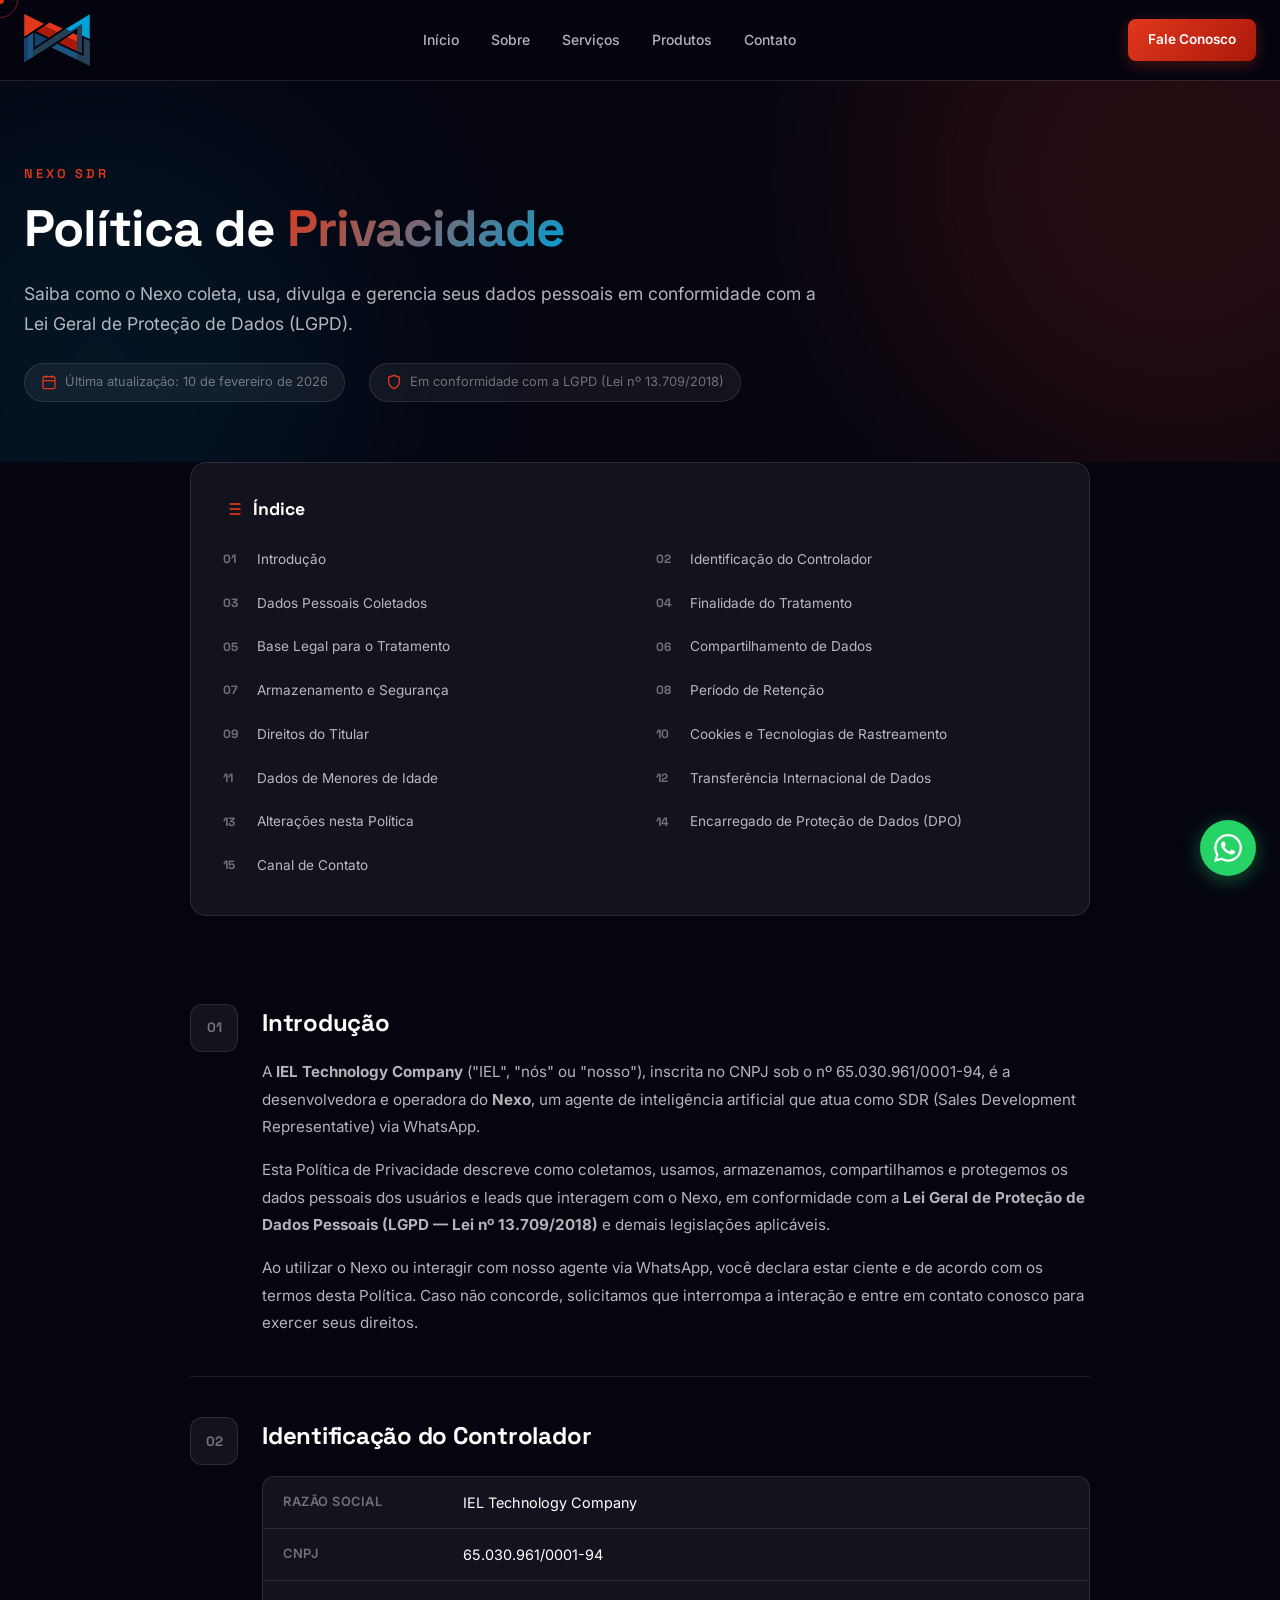
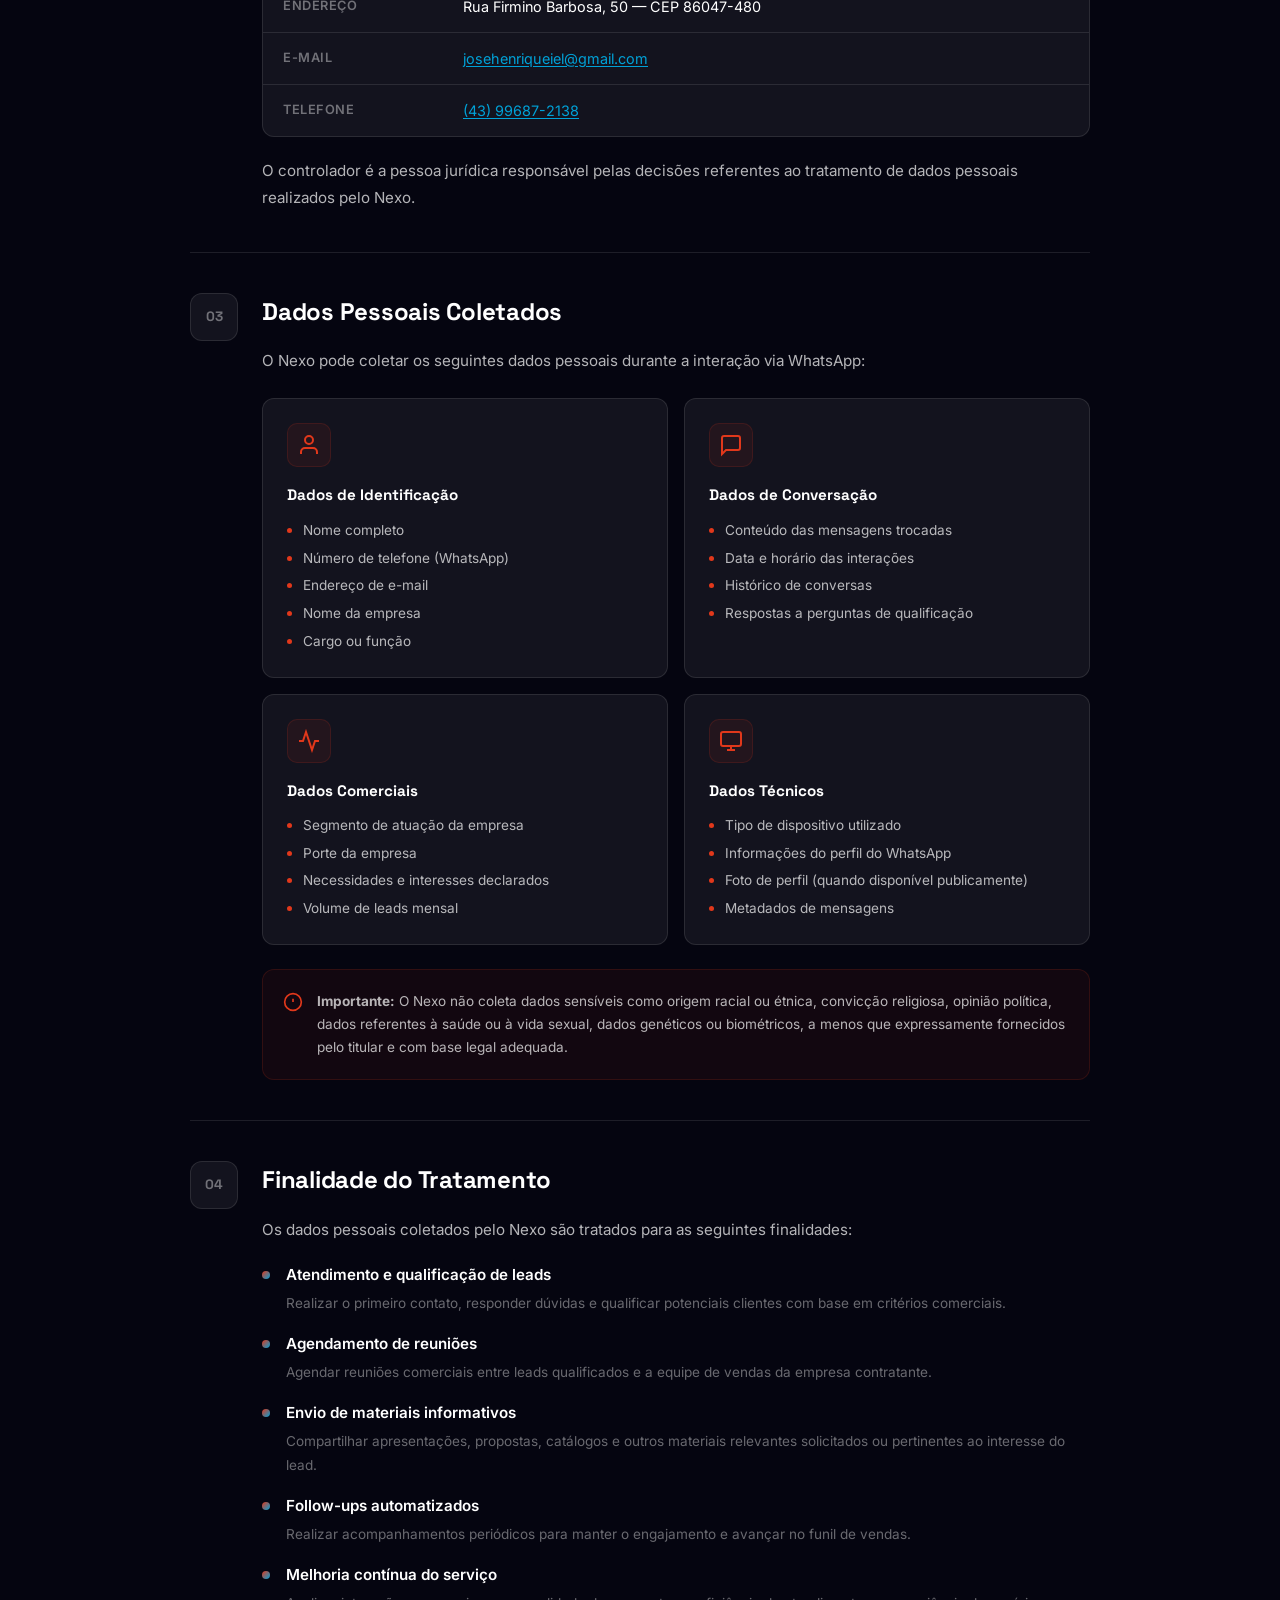
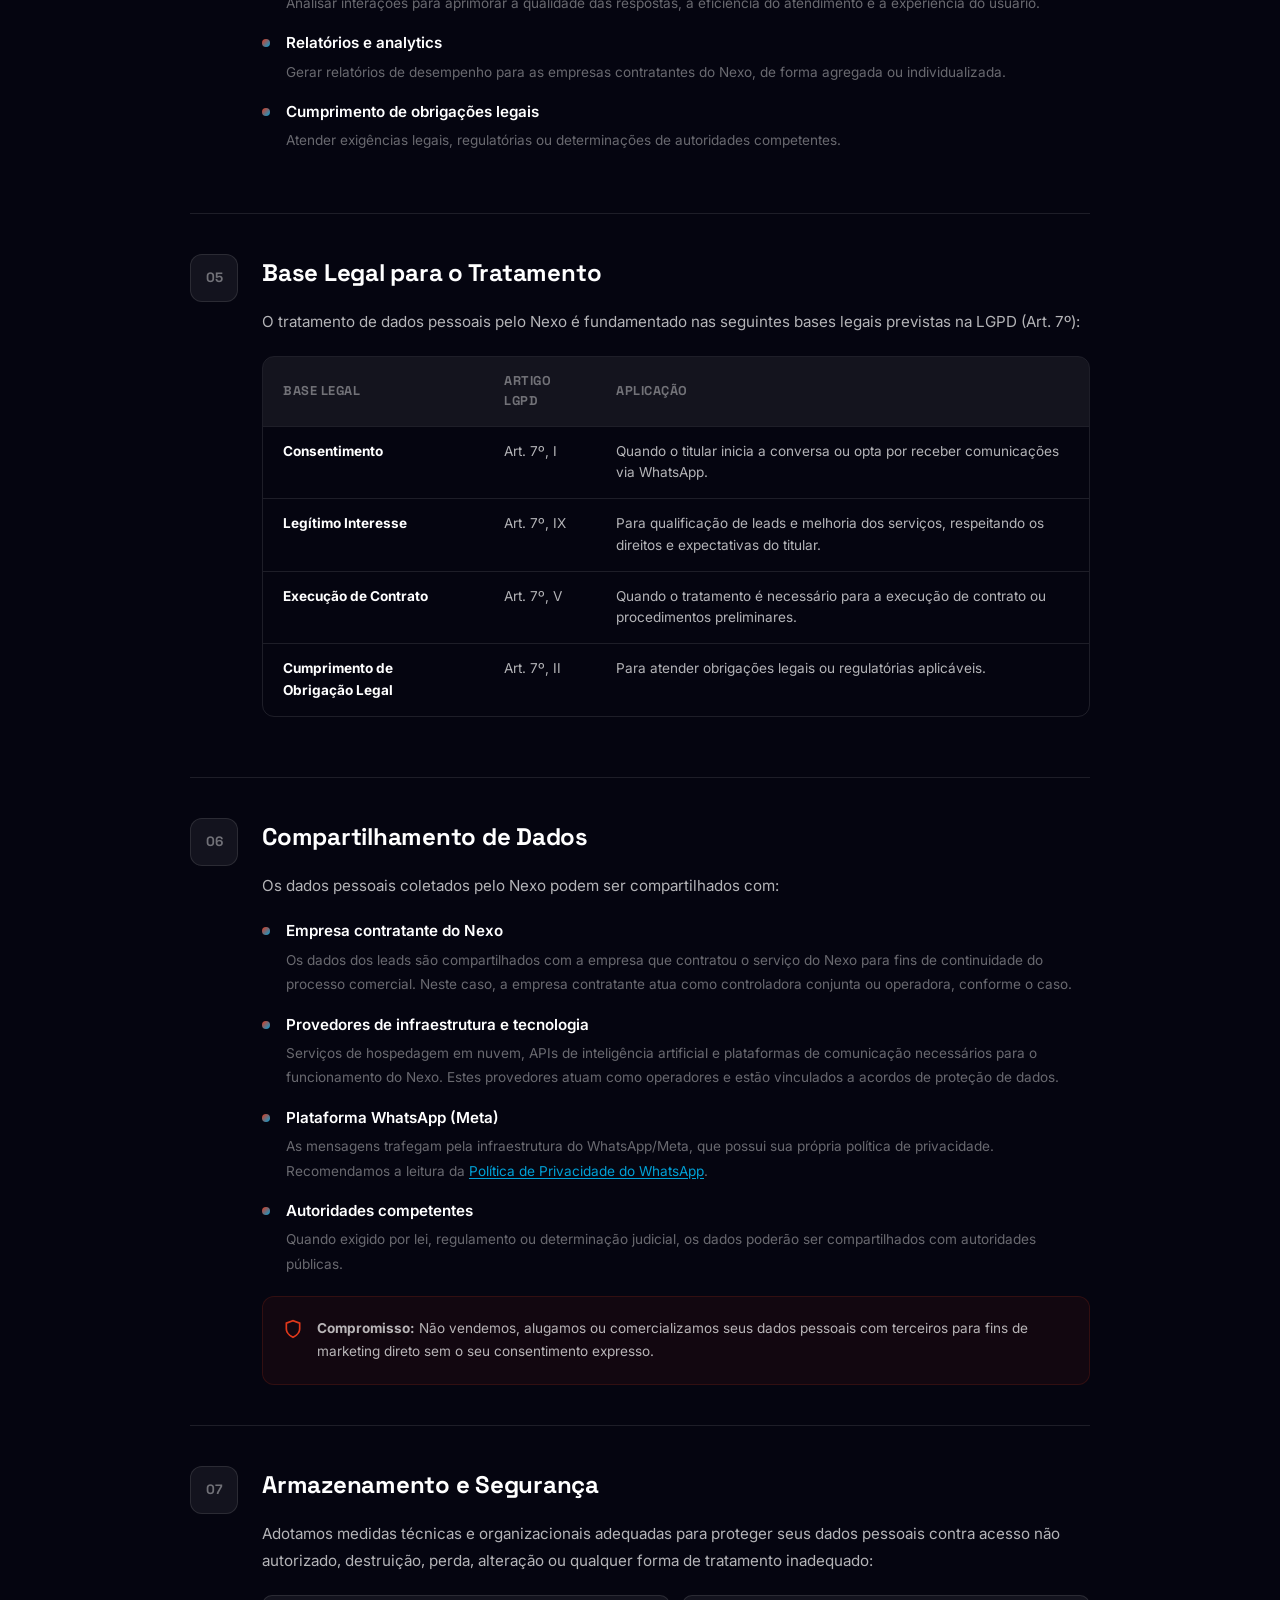
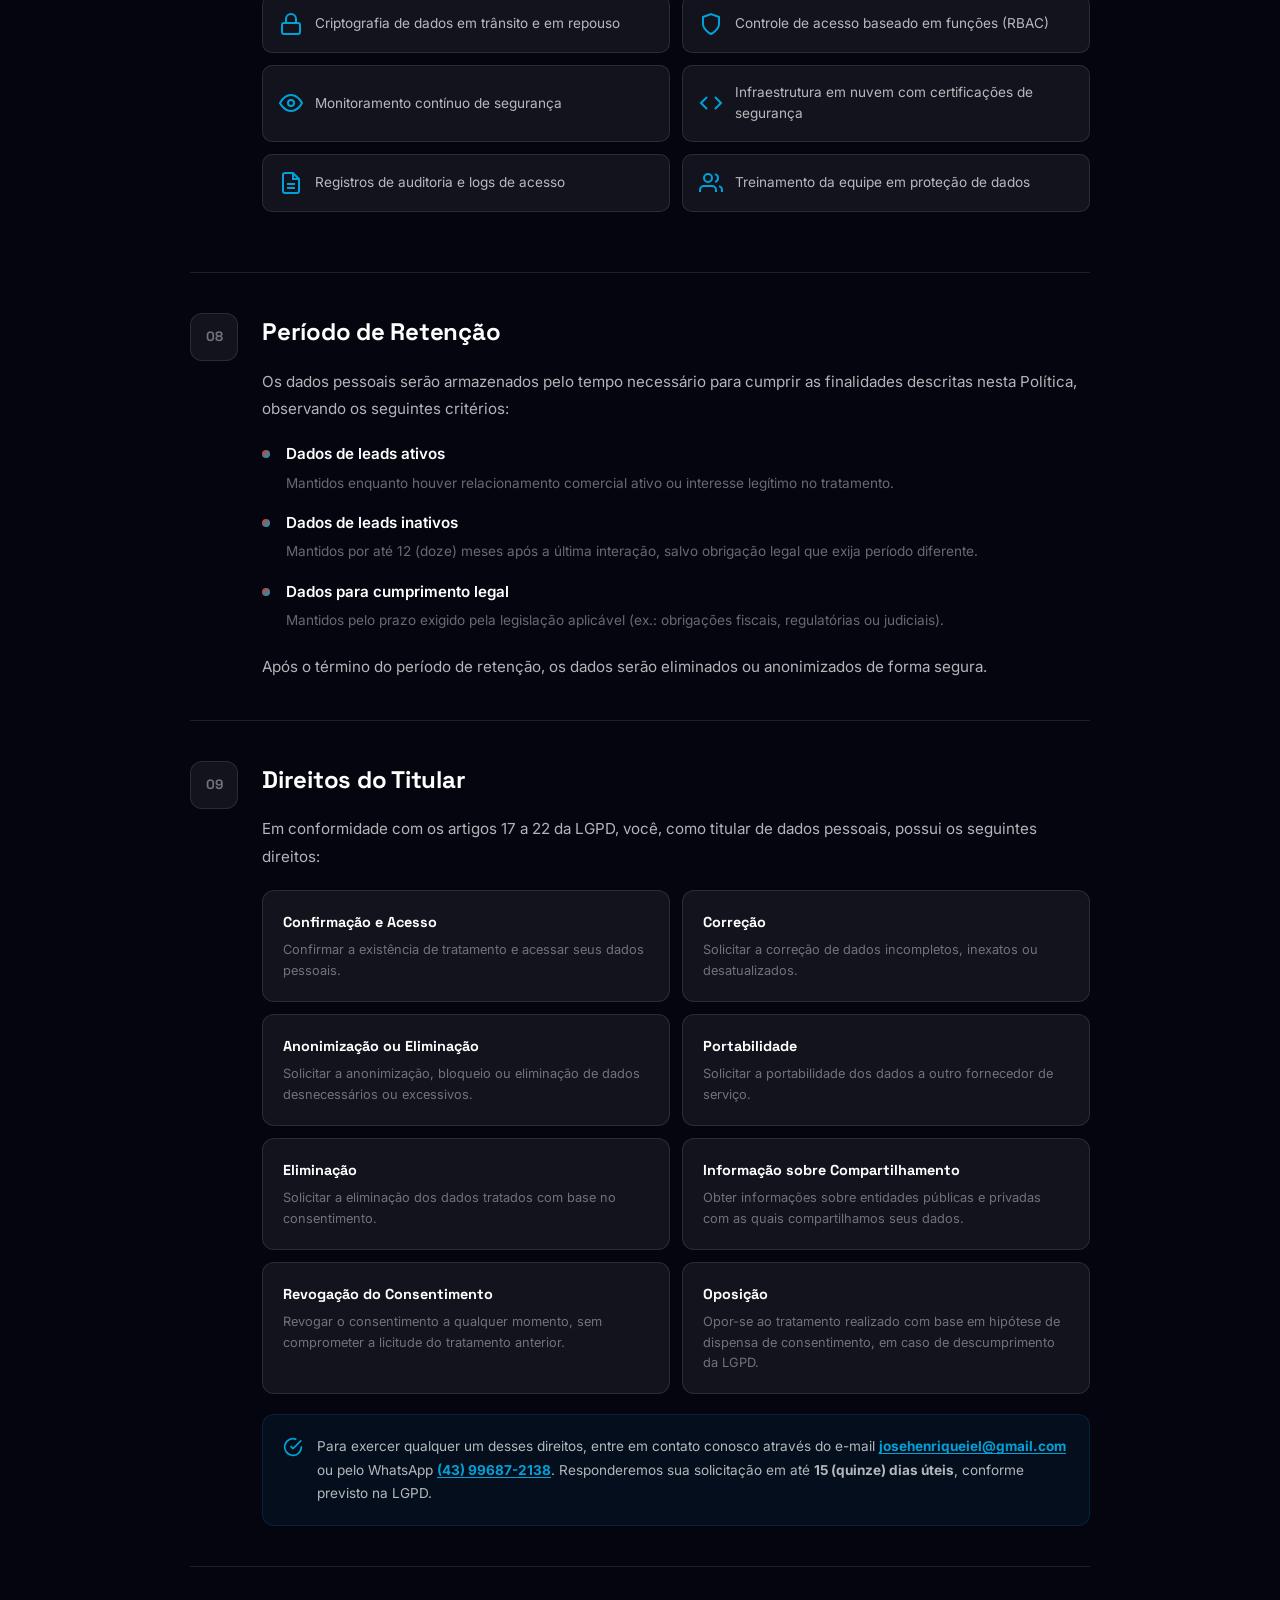
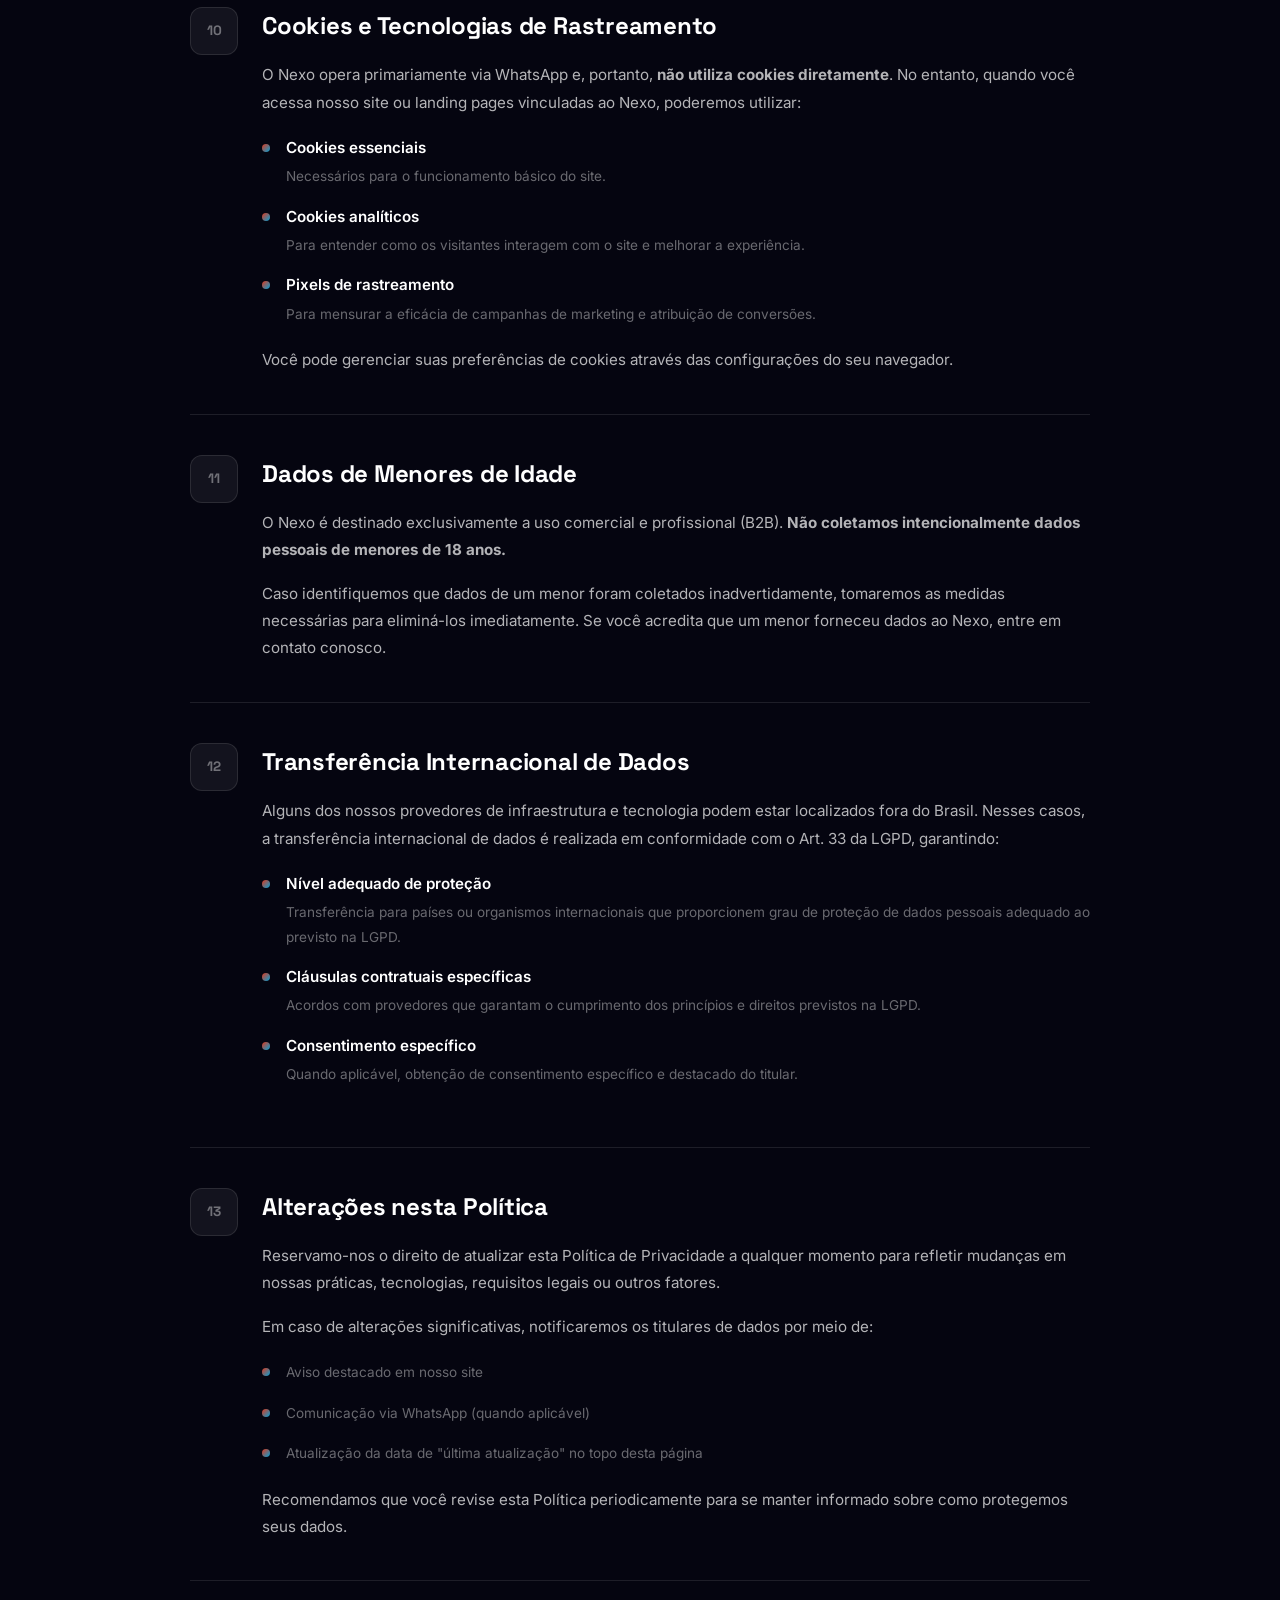
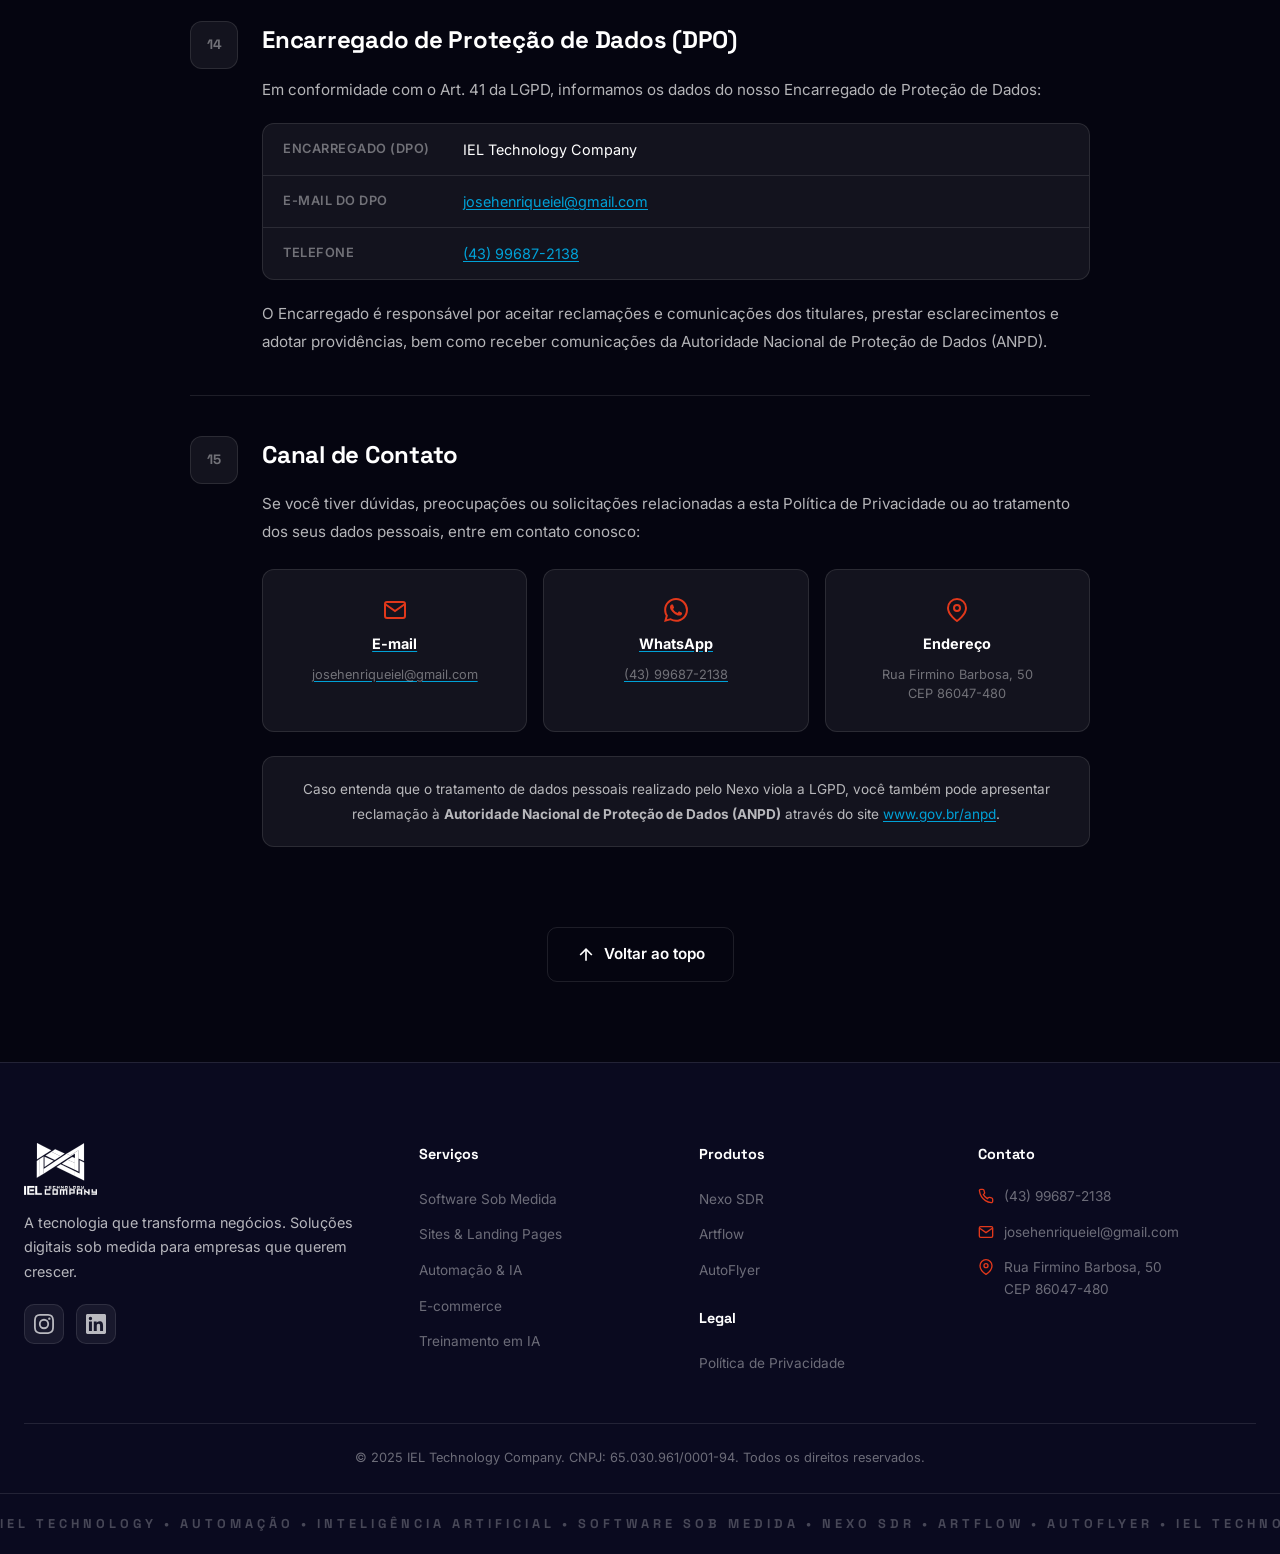
<file: nexo-policy.html>
<!DOCTYPE html>
<html lang="pt-BR">
<head>
    <meta charset="UTF-8">
    <meta name="viewport" content="width=device-width, initial-scale=1.0">
    <meta name="description" content="Política de Privacidade do Nexo - Saiba como o aplicativo Nexo SDR coleta, usa, divulga e gerencia seus dados pessoais em conformidade com a LGPD.">
    <meta name="keywords" content="política de privacidade, Nexo, LGPD, proteção de dados, IEL Technology">
    <meta name="author" content="IEL Technology Company">
    <meta property="og:title" content="Política de Privacidade - Nexo | IEL Technology Company">
    <meta property="og:description" content="Política de Privacidade do Nexo SDR em conformidade com a LGPD.">
    <meta property="og:type" content="website">
    <meta name="theme-color" content="#050510">
    <meta name="color-scheme" content="dark">
    <title>Política de Privacidade - Nexo | IEL Technology Company</title>
    <link rel="icon" type="image/png" href="images/fav-icon.png">
    <link rel="preconnect" href="https://fonts.googleapis.com">
    <link rel="preconnect" href="https://fonts.gstatic.com" crossorigin>
    <link href="https://fonts.googleapis.com/css2?family=Inter:wght@400;500;600;700;800&family=Space+Grotesk:wght@400;500;600;700&display=swap" rel="stylesheet">
    <link rel="stylesheet" href="styles/main.css">
</head>
<body>

    <!-- CURSOR CUSTOM -->
    <div class="cursor-dot"></div>
    <div class="cursor-outline"></div>

    <!-- HEADER / NAV -->
    <header id="header" class="scrolled" role="banner">
        <nav class="nav-container" role="navigation" aria-label="Navegação principal">
            <a href="index.html" class="nav-logo">
                <img src="images/variacao-fundo-escuro.svg" alt="IEL Technology Company" class="logo-img">
            </a>
            <ul class="nav-links">
                <li><a href="index.html#home" data-pt="Início" data-en="Home">Início</a></li>
                <li><a href="index.html#about" data-pt="Sobre" data-en="About">Sobre</a></li>
                <li><a href="index.html#services" data-pt="Serviços" data-en="Services">Serviços</a></li>
                <li><a href="index.html#products" data-pt="Produtos" data-en="Products">Produtos</a></li>
                <li><a href="index.html#contact" data-pt="Contato" data-en="Contact">Contato</a></li>
            </ul>
            <div class="nav-actions">
                <a href="https://wa.me/5543996872138?text=Olá! Gostaria de saber mais sobre os serviços da IEL Technology." class="nav-cta" target="_blank" rel="noopener" data-pt="Fale Conosco" data-en="Contact Us">Fale Conosco</a>
            </div>
            <button class="hamburger" id="hamburger" aria-label="Menu">
                <span></span>
                <span></span>
                <span></span>
            </button>
        </nav>

        <!-- MOBILE MENU -->
        <div class="mobile-menu" id="mobileMenu">
            <ul class="mobile-nav-links">
                <li><a href="index.html#home" data-pt="Início" data-en="Home">Início</a></li>
                <li><a href="index.html#about" data-pt="Sobre" data-en="About">Sobre</a></li>
                <li><a href="index.html#services" data-pt="Serviços" data-en="Services">Serviços</a></li>
                <li><a href="index.html#products" data-pt="Produtos" data-en="Products">Produtos</a></li>
                <li><a href="index.html#contact" data-pt="Contato" data-en="Contact">Contato</a></li>
            </ul>
            <a href="https://wa.me/5543996872138?text=Olá! Gostaria de saber mais sobre os serviços da IEL Technology." class="mobile-cta" target="_blank" rel="noopener" data-pt="Fale Conosco" data-en="Contact Us">Fale Conosco</a>
        </div>
    </header>

    <!-- PRIVACY POLICY CONTENT -->
    <main class="privacy-page">
        <div class="privacy-hero">
            <div class="privacy-hero-bg">
                <div class="hero-gradient-orb hero-orb-1"></div>
                <div class="hero-gradient-orb hero-orb-2"></div>
            </div>
            <div class="section-container">
                <div class="privacy-hero-content">
                    <span class="section-tag">Nexo SDR</span>
                    <h1 class="section-title">Política de <span class="text-gradient">Privacidade</span></h1>
                    <p class="privacy-hero-subtitle">Saiba como o Nexo coleta, usa, divulga e gerencia seus dados pessoais em conformidade com a Lei Geral de Proteção de Dados (LGPD).</p>
                    <div class="privacy-meta">
                        <span class="privacy-meta-item">
                            <svg width="16" height="16" viewBox="0 0 24 24" fill="none" stroke="currentColor" stroke-width="2"><rect x="3" y="4" width="18" height="18" rx="2" ry="2"/><line x1="16" y1="2" x2="16" y2="6"/><line x1="8" y1="2" x2="8" y2="6"/><line x1="3" y1="10" x2="21" y2="10"/></svg>
                            Última atualização: 10 de fevereiro de 2026
                        </span>
                        <span class="privacy-meta-item">
                            <svg width="16" height="16" viewBox="0 0 24 24" fill="none" stroke="currentColor" stroke-width="2"><path d="M12 22s8-4 8-10V5l-8-3-8 3v7c0 6 8 10 8 10z"/></svg>
                            Em conformidade com a LGPD (Lei nº 13.709/2018)
                        </span>
                    </div>
                </div>
            </div>
        </div>

        <div class="section-container">
            <div class="privacy-content">

                <!-- Índice -->
                <div class="privacy-toc">
                    <h2 class="privacy-toc-title">
                        <svg width="20" height="20" viewBox="0 0 24 24" fill="none" stroke="currentColor" stroke-width="2"><line x1="8" y1="6" x2="21" y2="6"/><line x1="8" y1="12" x2="21" y2="12"/><line x1="8" y1="18" x2="21" y2="18"/><line x1="3" y1="6" x2="3.01" y2="6"/><line x1="3" y1="12" x2="3.01" y2="12"/><line x1="3" y1="18" x2="3.01" y2="18"/></svg>
                        Índice
                    </h2>
                    <ol class="privacy-toc-list">
                        <li><a href="#introducao">Introdução</a></li>
                        <li><a href="#controlador">Identificação do Controlador</a></li>
                        <li><a href="#dados-coletados">Dados Pessoais Coletados</a></li>
                        <li><a href="#finalidade">Finalidade do Tratamento</a></li>
                        <li><a href="#base-legal">Base Legal para o Tratamento</a></li>
                        <li><a href="#compartilhamento">Compartilhamento de Dados</a></li>
                        <li><a href="#armazenamento">Armazenamento e Segurança</a></li>
                        <li><a href="#retencao">Período de Retenção</a></li>
                        <li><a href="#direitos">Direitos do Titular</a></li>
                        <li><a href="#cookies">Cookies e Tecnologias de Rastreamento</a></li>
                        <li><a href="#menores">Dados de Menores de Idade</a></li>
                        <li><a href="#transferencia">Transferência Internacional de Dados</a></li>
                        <li><a href="#alteracoes">Alterações nesta Política</a></li>
                        <li><a href="#dpo">Encarregado de Proteção de Dados (DPO)</a></li>
                        <li><a href="#contato-privacidade">Canal de Contato</a></li>
                    </ol>
                </div>

                <!-- 1. Introdução -->
                <section class="privacy-section" id="introducao">
                    <div class="privacy-section-number">01</div>
                    <div class="privacy-section-body">
                        <h2>Introdução</h2>
                        <p>A <strong>IEL Technology Company</strong> ("IEL", "nós" ou "nosso"), inscrita no CNPJ sob o nº 65.030.961/0001-94, é a desenvolvedora e operadora do <strong>Nexo</strong>, um agente de inteligência artificial que atua como SDR (Sales Development Representative) via WhatsApp.</p>
                        <p>Esta Política de Privacidade descreve como coletamos, usamos, armazenamos, compartilhamos e protegemos os dados pessoais dos usuários e leads que interagem com o Nexo, em conformidade com a <strong>Lei Geral de Proteção de Dados Pessoais (LGPD — Lei nº 13.709/2018)</strong> e demais legislações aplicáveis.</p>
                        <p>Ao utilizar o Nexo ou interagir com nosso agente via WhatsApp, você declara estar ciente e de acordo com os termos desta Política. Caso não concorde, solicitamos que interrompa a interação e entre em contato conosco para exercer seus direitos.</p>
                    </div>
                </section>

                <!-- 2. Identificação do Controlador -->
                <section class="privacy-section" id="controlador">
                    <div class="privacy-section-number">02</div>
                    <div class="privacy-section-body">
                        <h2>Identificação do Controlador</h2>
                        <div class="privacy-info-card">
                            <div class="privacy-info-row">
                                <span class="privacy-info-label">Razão Social</span>
                                <span class="privacy-info-value">IEL Technology Company</span>
                            </div>
                            <div class="privacy-info-row">
                                <span class="privacy-info-label">CNPJ</span>
                                <span class="privacy-info-value">65.030.961/0001-94</span>
                            </div>
                            <div class="privacy-info-row">
                                <span class="privacy-info-label">Endereço</span>
                                <span class="privacy-info-value">Rua Firmino Barbosa, 50 — CEP 86047-480</span>
                            </div>
                            <div class="privacy-info-row">
                                <span class="privacy-info-label">E-mail</span>
                                <span class="privacy-info-value"><a href="mailto:josehenriqueiel@gmail.com">josehenriqueiel@gmail.com</a></span>
                            </div>
                            <div class="privacy-info-row">
                                <span class="privacy-info-label">Telefone</span>
                                <span class="privacy-info-value"><a href="tel:+5543996872138">(43) 99687-2138</a></span>
                            </div>
                        </div>
                        <p>O controlador é a pessoa jurídica responsável pelas decisões referentes ao tratamento de dados pessoais realizados pelo Nexo.</p>
                    </div>
                </section>

                <!-- 3. Dados Pessoais Coletados -->
                <section class="privacy-section" id="dados-coletados">
                    <div class="privacy-section-number">03</div>
                    <div class="privacy-section-body">
                        <h2>Dados Pessoais Coletados</h2>
                        <p>O Nexo pode coletar os seguintes dados pessoais durante a interação via WhatsApp:</p>

                        <div class="privacy-data-grid">
                            <div class="privacy-data-card">
                                <div class="privacy-data-icon">
                                    <svg width="24" height="24" viewBox="0 0 24 24" fill="none" stroke="currentColor" stroke-width="2"><path d="M20 21v-2a4 4 0 00-4-4H8a4 4 0 00-4 4v2"/><circle cx="12" cy="7" r="4"/></svg>
                                </div>
                                <h3>Dados de Identificação</h3>
                                <ul>
                                    <li>Nome completo</li>
                                    <li>Número de telefone (WhatsApp)</li>
                                    <li>Endereço de e-mail</li>
                                    <li>Nome da empresa</li>
                                    <li>Cargo ou função</li>
                                </ul>
                            </div>
                            <div class="privacy-data-card">
                                <div class="privacy-data-icon">
                                    <svg width="24" height="24" viewBox="0 0 24 24" fill="none" stroke="currentColor" stroke-width="2"><path d="M21 15a2 2 0 01-2 2H7l-4 4V5a2 2 0 012-2h14a2 2 0 012 2z"/></svg>
                                </div>
                                <h3>Dados de Conversação</h3>
                                <ul>
                                    <li>Conteúdo das mensagens trocadas</li>
                                    <li>Data e horário das interações</li>
                                    <li>Histórico de conversas</li>
                                    <li>Respostas a perguntas de qualificação</li>
                                </ul>
                            </div>
                            <div class="privacy-data-card">
                                <div class="privacy-data-icon">
                                    <svg width="24" height="24" viewBox="0 0 24 24" fill="none" stroke="currentColor" stroke-width="2"><path d="M22 12h-4l-3 9L9 3l-3 9H2"/></svg>
                                </div>
                                <h3>Dados Comerciais</h3>
                                <ul>
                                    <li>Segmento de atuação da empresa</li>
                                    <li>Porte da empresa</li>
                                    <li>Necessidades e interesses declarados</li>
                                    <li>Volume de leads mensal</li>
                                </ul>
                            </div>
                            <div class="privacy-data-card">
                                <div class="privacy-data-icon">
                                    <svg width="24" height="24" viewBox="0 0 24 24" fill="none" stroke="currentColor" stroke-width="2"><rect x="2" y="3" width="20" height="14" rx="2" ry="2"/><line x1="8" y1="21" x2="16" y2="21"/><line x1="12" y1="17" x2="12" y2="21"/></svg>
                                </div>
                                <h3>Dados Técnicos</h3>
                                <ul>
                                    <li>Tipo de dispositivo utilizado</li>
                                    <li>Informações do perfil do WhatsApp</li>
                                    <li>Foto de perfil (quando disponível publicamente)</li>
                                    <li>Metadados de mensagens</li>
                                </ul>
                            </div>
                        </div>

                        <div class="privacy-notice">
                            <svg width="20" height="20" viewBox="0 0 24 24" fill="none" stroke="currentColor" stroke-width="2"><circle cx="12" cy="12" r="10"/><line x1="12" y1="8" x2="12" y2="12"/><line x1="12" y1="16" x2="12.01" y2="16"/></svg>
                            <p><strong>Importante:</strong> O Nexo não coleta dados sensíveis como origem racial ou étnica, convicção religiosa, opinião política, dados referentes à saúde ou à vida sexual, dados genéticos ou biométricos, a menos que expressamente fornecidos pelo titular e com base legal adequada.</p>
                        </div>
                    </div>
                </section>

                <!-- 4. Finalidade do Tratamento -->
                <section class="privacy-section" id="finalidade">
                    <div class="privacy-section-number">04</div>
                    <div class="privacy-section-body">
                        <h2>Finalidade do Tratamento</h2>
                        <p>Os dados pessoais coletados pelo Nexo são tratados para as seguintes finalidades:</p>
                        <div class="privacy-list-styled">
                            <div class="privacy-list-item">
                                <span class="privacy-list-bullet"></span>
                                <div>
                                    <strong>Atendimento e qualificação de leads</strong>
                                    <p>Realizar o primeiro contato, responder dúvidas e qualificar potenciais clientes com base em critérios comerciais.</p>
                                </div>
                            </div>
                            <div class="privacy-list-item">
                                <span class="privacy-list-bullet"></span>
                                <div>
                                    <strong>Agendamento de reuniões</strong>
                                    <p>Agendar reuniões comerciais entre leads qualificados e a equipe de vendas da empresa contratante.</p>
                                </div>
                            </div>
                            <div class="privacy-list-item">
                                <span class="privacy-list-bullet"></span>
                                <div>
                                    <strong>Envio de materiais informativos</strong>
                                    <p>Compartilhar apresentações, propostas, catálogos e outros materiais relevantes solicitados ou pertinentes ao interesse do lead.</p>
                                </div>
                            </div>
                            <div class="privacy-list-item">
                                <span class="privacy-list-bullet"></span>
                                <div>
                                    <strong>Follow-ups automatizados</strong>
                                    <p>Realizar acompanhamentos periódicos para manter o engajamento e avançar no funil de vendas.</p>
                                </div>
                            </div>
                            <div class="privacy-list-item">
                                <span class="privacy-list-bullet"></span>
                                <div>
                                    <strong>Melhoria contínua do serviço</strong>
                                    <p>Analisar interações para aprimorar a qualidade das respostas, a eficiência do atendimento e a experiência do usuário.</p>
                                </div>
                            </div>
                            <div class="privacy-list-item">
                                <span class="privacy-list-bullet"></span>
                                <div>
                                    <strong>Relatórios e analytics</strong>
                                    <p>Gerar relatórios de desempenho para as empresas contratantes do Nexo, de forma agregada ou individualizada.</p>
                                </div>
                            </div>
                            <div class="privacy-list-item">
                                <span class="privacy-list-bullet"></span>
                                <div>
                                    <strong>Cumprimento de obrigações legais</strong>
                                    <p>Atender exigências legais, regulatórias ou determinações de autoridades competentes.</p>
                                </div>
                            </div>
                        </div>
                    </div>
                </section>

                <!-- 5. Base Legal -->
                <section class="privacy-section" id="base-legal">
                    <div class="privacy-section-number">05</div>
                    <div class="privacy-section-body">
                        <h2>Base Legal para o Tratamento</h2>
                        <p>O tratamento de dados pessoais pelo Nexo é fundamentado nas seguintes bases legais previstas na LGPD (Art. 7º):</p>
                        <div class="privacy-table-wrapper">
                            <table class="privacy-table">
                                <thead>
                                    <tr>
                                        <th>Base Legal</th>
                                        <th>Artigo LGPD</th>
                                        <th>Aplicação</th>
                                    </tr>
                                </thead>
                                <tbody>
                                    <tr>
                                        <td><strong>Consentimento</strong></td>
                                        <td>Art. 7º, I</td>
                                        <td>Quando o titular inicia a conversa ou opta por receber comunicações via WhatsApp.</td>
                                    </tr>
                                    <tr>
                                        <td><strong>Legítimo Interesse</strong></td>
                                        <td>Art. 7º, IX</td>
                                        <td>Para qualificação de leads e melhoria dos serviços, respeitando os direitos e expectativas do titular.</td>
                                    </tr>
                                    <tr>
                                        <td><strong>Execução de Contrato</strong></td>
                                        <td>Art. 7º, V</td>
                                        <td>Quando o tratamento é necessário para a execução de contrato ou procedimentos preliminares.</td>
                                    </tr>
                                    <tr>
                                        <td><strong>Cumprimento de Obrigação Legal</strong></td>
                                        <td>Art. 7º, II</td>
                                        <td>Para atender obrigações legais ou regulatórias aplicáveis.</td>
                                    </tr>
                                </tbody>
                            </table>
                        </div>
                    </div>
                </section>

                <!-- 6. Compartilhamento -->
                <section class="privacy-section" id="compartilhamento">
                    <div class="privacy-section-number">06</div>
                    <div class="privacy-section-body">
                        <h2>Compartilhamento de Dados</h2>
                        <p>Os dados pessoais coletados pelo Nexo podem ser compartilhados com:</p>
                        <div class="privacy-list-styled">
                            <div class="privacy-list-item">
                                <span class="privacy-list-bullet"></span>
                                <div>
                                    <strong>Empresa contratante do Nexo</strong>
                                    <p>Os dados dos leads são compartilhados com a empresa que contratou o serviço do Nexo para fins de continuidade do processo comercial. Neste caso, a empresa contratante atua como controladora conjunta ou operadora, conforme o caso.</p>
                                </div>
                            </div>
                            <div class="privacy-list-item">
                                <span class="privacy-list-bullet"></span>
                                <div>
                                    <strong>Provedores de infraestrutura e tecnologia</strong>
                                    <p>Serviços de hospedagem em nuvem, APIs de inteligência artificial e plataformas de comunicação necessários para o funcionamento do Nexo. Estes provedores atuam como operadores e estão vinculados a acordos de proteção de dados.</p>
                                </div>
                            </div>
                            <div class="privacy-list-item">
                                <span class="privacy-list-bullet"></span>
                                <div>
                                    <strong>Plataforma WhatsApp (Meta)</strong>
                                    <p>As mensagens trafegam pela infraestrutura do WhatsApp/Meta, que possui sua própria política de privacidade. Recomendamos a leitura da <a href="https://www.whatsapp.com/legal/privacy-policy" target="_blank" rel="noopener">Política de Privacidade do WhatsApp</a>.</p>
                                </div>
                            </div>
                            <div class="privacy-list-item">
                                <span class="privacy-list-bullet"></span>
                                <div>
                                    <strong>Autoridades competentes</strong>
                                    <p>Quando exigido por lei, regulamento ou determinação judicial, os dados poderão ser compartilhados com autoridades públicas.</p>
                                </div>
                            </div>
                        </div>
                        <div class="privacy-notice">
                            <svg width="20" height="20" viewBox="0 0 24 24" fill="none" stroke="currentColor" stroke-width="2"><path d="M12 22s8-4 8-10V5l-8-3-8 3v7c0 6 8 10 8 10z"/></svg>
                            <p><strong>Compromisso:</strong> Não vendemos, alugamos ou comercializamos seus dados pessoais com terceiros para fins de marketing direto sem o seu consentimento expresso.</p>
                        </div>
                    </div>
                </section>

                <!-- 7. Armazenamento e Segurança -->
                <section class="privacy-section" id="armazenamento">
                    <div class="privacy-section-number">07</div>
                    <div class="privacy-section-body">
                        <h2>Armazenamento e Segurança</h2>
                        <p>Adotamos medidas técnicas e organizacionais adequadas para proteger seus dados pessoais contra acesso não autorizado, destruição, perda, alteração ou qualquer forma de tratamento inadequado:</p>
                        <div class="privacy-security-grid">
                            <div class="privacy-security-item">
                                <svg width="24" height="24" viewBox="0 0 24 24" fill="none" stroke="currentColor" stroke-width="2"><rect x="3" y="11" width="18" height="11" rx="2" ry="2"/><path d="M7 11V7a5 5 0 0110 0v4"/></svg>
                                <span>Criptografia de dados em trânsito e em repouso</span>
                            </div>
                            <div class="privacy-security-item">
                                <svg width="24" height="24" viewBox="0 0 24 24" fill="none" stroke="currentColor" stroke-width="2"><path d="M12 22s8-4 8-10V5l-8-3-8 3v7c0 6 8 10 8 10z"/></svg>
                                <span>Controle de acesso baseado em funções (RBAC)</span>
                            </div>
                            <div class="privacy-security-item">
                                <svg width="24" height="24" viewBox="0 0 24 24" fill="none" stroke="currentColor" stroke-width="2"><path d="M1 12s4-8 11-8 11 8 11 8-4 8-11 8-11-8-11-8z"/><circle cx="12" cy="12" r="3"/></svg>
                                <span>Monitoramento contínuo de segurança</span>
                            </div>
                            <div class="privacy-security-item">
                                <svg width="24" height="24" viewBox="0 0 24 24" fill="none" stroke="currentColor" stroke-width="2"><polyline points="16 18 22 12 16 6"/><polyline points="8 6 2 12 8 18"/></svg>
                                <span>Infraestrutura em nuvem com certificações de segurança</span>
                            </div>
                            <div class="privacy-security-item">
                                <svg width="24" height="24" viewBox="0 0 24 24" fill="none" stroke="currentColor" stroke-width="2"><path d="M14 2H6a2 2 0 00-2 2v16a2 2 0 002 2h12a2 2 0 002-2V8z"/><polyline points="14 2 14 8 20 8"/><line x1="16" y1="13" x2="8" y2="13"/><line x1="16" y1="17" x2="8" y2="17"/></svg>
                                <span>Registros de auditoria e logs de acesso</span>
                            </div>
                            <div class="privacy-security-item">
                                <svg width="24" height="24" viewBox="0 0 24 24" fill="none" stroke="currentColor" stroke-width="2"><path d="M17 21v-2a4 4 0 00-4-4H5a4 4 0 00-4 4v2"/><circle cx="9" cy="7" r="4"/><path d="M23 21v-2a4 4 0 00-3-3.87"/><path d="M16 3.13a4 4 0 010 7.75"/></svg>
                                <span>Treinamento da equipe em proteção de dados</span>
                            </div>
                        </div>
                    </div>
                </section>

                <!-- 8. Período de Retenção -->
                <section class="privacy-section" id="retencao">
                    <div class="privacy-section-number">08</div>
                    <div class="privacy-section-body">
                        <h2>Período de Retenção</h2>
                        <p>Os dados pessoais serão armazenados pelo tempo necessário para cumprir as finalidades descritas nesta Política, observando os seguintes critérios:</p>
                        <div class="privacy-list-styled">
                            <div class="privacy-list-item">
                                <span class="privacy-list-bullet"></span>
                                <div>
                                    <strong>Dados de leads ativos</strong>
                                    <p>Mantidos enquanto houver relacionamento comercial ativo ou interesse legítimo no tratamento.</p>
                                </div>
                            </div>
                            <div class="privacy-list-item">
                                <span class="privacy-list-bullet"></span>
                                <div>
                                    <strong>Dados de leads inativos</strong>
                                    <p>Mantidos por até 12 (doze) meses após a última interação, salvo obrigação legal que exija período diferente.</p>
                                </div>
                            </div>
                            <div class="privacy-list-item">
                                <span class="privacy-list-bullet"></span>
                                <div>
                                    <strong>Dados para cumprimento legal</strong>
                                    <p>Mantidos pelo prazo exigido pela legislação aplicável (ex.: obrigações fiscais, regulatórias ou judiciais).</p>
                                </div>
                            </div>
                        </div>
                        <p>Após o término do período de retenção, os dados serão eliminados ou anonimizados de forma segura.</p>
                    </div>
                </section>

                <!-- 9. Direitos do Titular -->
                <section class="privacy-section" id="direitos">
                    <div class="privacy-section-number">09</div>
                    <div class="privacy-section-body">
                        <h2>Direitos do Titular</h2>
                        <p>Em conformidade com os artigos 17 a 22 da LGPD, você, como titular de dados pessoais, possui os seguintes direitos:</p>
                        <div class="privacy-rights-grid">
                            <div class="privacy-right-card">
                                <h3>Confirmação e Acesso</h3>
                                <p>Confirmar a existência de tratamento e acessar seus dados pessoais.</p>
                            </div>
                            <div class="privacy-right-card">
                                <h3>Correção</h3>
                                <p>Solicitar a correção de dados incompletos, inexatos ou desatualizados.</p>
                            </div>
                            <div class="privacy-right-card">
                                <h3>Anonimização ou Eliminação</h3>
                                <p>Solicitar a anonimização, bloqueio ou eliminação de dados desnecessários ou excessivos.</p>
                            </div>
                            <div class="privacy-right-card">
                                <h3>Portabilidade</h3>
                                <p>Solicitar a portabilidade dos dados a outro fornecedor de serviço.</p>
                            </div>
                            <div class="privacy-right-card">
                                <h3>Eliminação</h3>
                                <p>Solicitar a eliminação dos dados tratados com base no consentimento.</p>
                            </div>
                            <div class="privacy-right-card">
                                <h3>Informação sobre Compartilhamento</h3>
                                <p>Obter informações sobre entidades públicas e privadas com as quais compartilhamos seus dados.</p>
                            </div>
                            <div class="privacy-right-card">
                                <h3>Revogação do Consentimento</h3>
                                <p>Revogar o consentimento a qualquer momento, sem comprometer a licitude do tratamento anterior.</p>
                            </div>
                            <div class="privacy-right-card">
                                <h3>Oposição</h3>
                                <p>Opor-se ao tratamento realizado com base em hipótese de dispensa de consentimento, em caso de descumprimento da LGPD.</p>
                            </div>
                        </div>
                        <div class="privacy-notice privacy-notice-blue">
                            <svg width="20" height="20" viewBox="0 0 24 24" fill="none" stroke="currentColor" stroke-width="2"><path d="M22 11.08V12a10 10 0 11-5.93-9.14"/><polyline points="22 4 12 14.01 9 11.01"/></svg>
                            <p>Para exercer qualquer um desses direitos, entre em contato conosco através do e-mail <a href="mailto:josehenriqueiel@gmail.com"><strong>josehenriqueiel@gmail.com</strong></a> ou pelo WhatsApp <a href="tel:+5543996872138"><strong>(43) 99687-2138</strong></a>. Responderemos sua solicitação em até <strong>15 (quinze) dias úteis</strong>, conforme previsto na LGPD.</p>
                        </div>
                    </div>
                </section>

                <!-- 10. Cookies -->
                <section class="privacy-section" id="cookies">
                    <div class="privacy-section-number">10</div>
                    <div class="privacy-section-body">
                        <h2>Cookies e Tecnologias de Rastreamento</h2>
                        <p>O Nexo opera primariamente via WhatsApp e, portanto, <strong>não utiliza cookies diretamente</strong>. No entanto, quando você acessa nosso site ou landing pages vinculadas ao Nexo, poderemos utilizar:</p>
                        <div class="privacy-list-styled">
                            <div class="privacy-list-item">
                                <span class="privacy-list-bullet"></span>
                                <div>
                                    <strong>Cookies essenciais</strong>
                                    <p>Necessários para o funcionamento básico do site.</p>
                                </div>
                            </div>
                            <div class="privacy-list-item">
                                <span class="privacy-list-bullet"></span>
                                <div>
                                    <strong>Cookies analíticos</strong>
                                    <p>Para entender como os visitantes interagem com o site e melhorar a experiência.</p>
                                </div>
                            </div>
                            <div class="privacy-list-item">
                                <span class="privacy-list-bullet"></span>
                                <div>
                                    <strong>Pixels de rastreamento</strong>
                                    <p>Para mensurar a eficácia de campanhas de marketing e atribuição de conversões.</p>
                                </div>
                            </div>
                        </div>
                        <p>Você pode gerenciar suas preferências de cookies através das configurações do seu navegador.</p>
                    </div>
                </section>

                <!-- 11. Menores -->
                <section class="privacy-section" id="menores">
                    <div class="privacy-section-number">11</div>
                    <div class="privacy-section-body">
                        <h2>Dados de Menores de Idade</h2>
                        <p>O Nexo é destinado exclusivamente a uso comercial e profissional (B2B). <strong>Não coletamos intencionalmente dados pessoais de menores de 18 anos.</strong></p>
                        <p>Caso identifiquemos que dados de um menor foram coletados inadvertidamente, tomaremos as medidas necessárias para eliminá-los imediatamente. Se você acredita que um menor forneceu dados ao Nexo, entre em contato conosco.</p>
                    </div>
                </section>

                <!-- 12. Transferência Internacional -->
                <section class="privacy-section" id="transferencia">
                    <div class="privacy-section-number">12</div>
                    <div class="privacy-section-body">
                        <h2>Transferência Internacional de Dados</h2>
                        <p>Alguns dos nossos provedores de infraestrutura e tecnologia podem estar localizados fora do Brasil. Nesses casos, a transferência internacional de dados é realizada em conformidade com o Art. 33 da LGPD, garantindo:</p>
                        <div class="privacy-list-styled">
                            <div class="privacy-list-item">
                                <span class="privacy-list-bullet"></span>
                                <div>
                                    <strong>Nível adequado de proteção</strong>
                                    <p>Transferência para países ou organismos internacionais que proporcionem grau de proteção de dados pessoais adequado ao previsto na LGPD.</p>
                                </div>
                            </div>
                            <div class="privacy-list-item">
                                <span class="privacy-list-bullet"></span>
                                <div>
                                    <strong>Cláusulas contratuais específicas</strong>
                                    <p>Acordos com provedores que garantam o cumprimento dos princípios e direitos previstos na LGPD.</p>
                                </div>
                            </div>
                            <div class="privacy-list-item">
                                <span class="privacy-list-bullet"></span>
                                <div>
                                    <strong>Consentimento específico</strong>
                                    <p>Quando aplicável, obtenção de consentimento específico e destacado do titular.</p>
                                </div>
                            </div>
                        </div>
                    </div>
                </section>

                <!-- 13. Alterações -->
                <section class="privacy-section" id="alteracoes">
                    <div class="privacy-section-number">13</div>
                    <div class="privacy-section-body">
                        <h2>Alterações nesta Política</h2>
                        <p>Reservamo-nos o direito de atualizar esta Política de Privacidade a qualquer momento para refletir mudanças em nossas práticas, tecnologias, requisitos legais ou outros fatores.</p>
                        <p>Em caso de alterações significativas, notificaremos os titulares de dados por meio de:</p>
                        <div class="privacy-list-styled">
                            <div class="privacy-list-item">
                                <span class="privacy-list-bullet"></span>
                                <div>
                                    <p>Aviso destacado em nosso site</p>
                                </div>
                            </div>
                            <div class="privacy-list-item">
                                <span class="privacy-list-bullet"></span>
                                <div>
                                    <p>Comunicação via WhatsApp (quando aplicável)</p>
                                </div>
                            </div>
                            <div class="privacy-list-item">
                                <span class="privacy-list-bullet"></span>
                                <div>
                                    <p>Atualização da data de "última atualização" no topo desta página</p>
                                </div>
                            </div>
                        </div>
                        <p>Recomendamos que você revise esta Política periodicamente para se manter informado sobre como protegemos seus dados.</p>
                    </div>
                </section>

                <!-- 14. DPO -->
                <section class="privacy-section" id="dpo">
                    <div class="privacy-section-number">14</div>
                    <div class="privacy-section-body">
                        <h2>Encarregado de Proteção de Dados (DPO)</h2>
                        <p>Em conformidade com o Art. 41 da LGPD, informamos os dados do nosso Encarregado de Proteção de Dados:</p>
                        <div class="privacy-info-card">
                            <div class="privacy-info-row">
                                <span class="privacy-info-label">Encarregado (DPO)</span>
                                <span class="privacy-info-value">IEL Technology Company</span>
                            </div>
                            <div class="privacy-info-row">
                                <span class="privacy-info-label">E-mail do DPO</span>
                                <span class="privacy-info-value"><a href="mailto:josehenriqueiel@gmail.com">josehenriqueiel@gmail.com</a></span>
                            </div>
                            <div class="privacy-info-row">
                                <span class="privacy-info-label">Telefone</span>
                                <span class="privacy-info-value"><a href="tel:+5543996872138">(43) 99687-2138</a></span>
                            </div>
                        </div>
                        <p>O Encarregado é responsável por aceitar reclamações e comunicações dos titulares, prestar esclarecimentos e adotar providências, bem como receber comunicações da Autoridade Nacional de Proteção de Dados (ANPD).</p>
                    </div>
                </section>

                <!-- 15. Contato -->
                <section class="privacy-section" id="contato-privacidade">
                    <div class="privacy-section-number">15</div>
                    <div class="privacy-section-body">
                        <h2>Canal de Contato</h2>
                        <p>Se você tiver dúvidas, preocupações ou solicitações relacionadas a esta Política de Privacidade ou ao tratamento dos seus dados pessoais, entre em contato conosco:</p>
                        <div class="privacy-contact-cards">
                            <a href="mailto:josehenriqueiel@gmail.com" class="privacy-contact-card">
                                <svg width="24" height="24" viewBox="0 0 24 24" fill="none" stroke="currentColor" stroke-width="2"><path d="M4 4h16c1.1 0 2 .9 2 2v12c0 1.1-.9 2-2 2H4c-1.1 0-2-.9-2-2V6c0-1.1.9-2 2-2z"/><polyline points="22,6 12,13 2,6"/></svg>
                                <strong>E-mail</strong>
                                <span>josehenriqueiel@gmail.com</span>
                            </a>
                            <a href="https://wa.me/5543996872138?text=Olá! Tenho uma dúvida sobre a Política de Privacidade do Nexo." target="_blank" rel="noopener" class="privacy-contact-card">
                                <svg width="24" height="24" viewBox="0 0 24 24" fill="currentColor"><path d="M17.472 14.382c-.297-.149-1.758-.867-2.03-.967-.273-.099-.471-.148-.67.15-.197.297-.767.966-.94 1.164-.173.199-.347.223-.644.075-.297-.15-1.255-.463-2.39-1.475-.883-.788-1.48-1.761-1.653-2.059-.173-.297-.018-.458.13-.606.134-.133.298-.347.446-.52.149-.174.198-.298.298-.497.099-.198.05-.371-.025-.52-.075-.149-.669-1.612-.916-2.207-.242-.579-.487-.5-.669-.51-.173-.008-.371-.01-.57-.01-.198 0-.52.074-.792.372-.272.297-1.04 1.016-1.04 2.479 0 1.462 1.065 2.875 1.213 3.074.149.198 2.096 3.2 5.077 4.487.709.306 1.262.489 1.694.625.712.227 1.36.195 1.871.118.571-.085 1.758-.719 2.006-1.413.248-.694.248-1.289.173-1.413-.074-.124-.272-.198-.57-.347m-5.421 7.403h-.004a9.87 9.87 0 01-5.031-1.378l-.361-.214-3.741.982.998-3.648-.235-.374a9.86 9.86 0 01-1.51-5.26c.001-5.45 4.436-9.884 9.888-9.884 2.64 0 5.122 1.03 6.988 2.898a9.825 9.825 0 012.893 6.994c-.003 5.45-4.437 9.884-9.885 9.884m8.413-18.297A11.815 11.815 0 0012.05 0C5.495 0 .16 5.335.157 11.892c0 2.096.547 4.142 1.588 5.945L.057 24l6.305-1.654a11.882 11.882 0 005.683 1.448h.005c6.554 0 11.89-5.335 11.893-11.893a11.821 11.821 0 00-3.48-8.413z"/></svg>
                                <strong>WhatsApp</strong>
                                <span>(43) 99687-2138</span>
                            </a>
                            <div class="privacy-contact-card">
                                <svg width="24" height="24" viewBox="0 0 24 24" fill="none" stroke="currentColor" stroke-width="2"><path d="M21 10c0 7-9 13-9 13s-9-6-9-13a9 9 0 0118 0z"/><circle cx="12" cy="10" r="3"/></svg>
                                <strong>Endereço</strong>
                                <span>Rua Firmino Barbosa, 50<br>CEP 86047-480</span>
                            </div>
                        </div>
                        <p class="privacy-anpd">Caso entenda que o tratamento de dados pessoais realizado pelo Nexo viola a LGPD, você também pode apresentar reclamação à <strong>Autoridade Nacional de Proteção de Dados (ANPD)</strong> através do site <a href="https://www.gov.br/anpd" target="_blank" rel="noopener">www.gov.br/anpd</a>.</p>
                    </div>
                </section>

                <!-- Back to top -->
                <div class="privacy-back-top">
                    <a href="#" class="btn-secondary">
                        <svg width="20" height="20" viewBox="0 0 24 24" fill="none" stroke="currentColor" stroke-width="2"><line x1="12" y1="19" x2="12" y2="5"/><polyline points="5 12 12 5 19 12"/></svg>
                        <span>Voltar ao topo</span>
                    </a>
                </div>

            </div>
        </div>
    </main>

    <!-- FOOTER -->
    <footer class="footer-section" role="contentinfo">
        <div class="section-container">
            <div class="footer-grid">
                <div class="footer-brand">
                    <img src="images/logo-e-text-branca.svg" alt="IEL Technology Company" class="footer-logo">
                    <p>A tecnologia que transforma negócios. Soluções digitais sob medida para empresas que querem crescer.</p>
                    <div class="footer-social">
                        <a href="https://instagram.com/ielcompany" target="_blank" rel="noopener" aria-label="Instagram">
                            <svg width="20" height="20" viewBox="0 0 24 24" fill="currentColor"><path d="M12 2.163c3.204 0 3.584.012 4.85.07 3.252.148 4.771 1.691 4.919 4.919.058 1.265.069 1.645.069 4.849 0 3.205-.012 3.584-.069 4.849-.149 3.225-1.664 4.771-4.919 4.919-1.266.058-1.644.07-4.85.07-3.204 0-3.584-.012-4.849-.07-3.26-.149-4.771-1.699-4.919-4.92-.058-1.265-.07-1.644-.07-4.849 0-3.204.013-3.583.07-4.849.149-3.227 1.664-4.771 4.919-4.919 1.266-.057 1.645-.069 4.849-.069zM12 0C8.741 0 8.333.014 7.053.072 2.695.272.273 2.69.073 7.052.014 8.333 0 8.741 0 12c0 3.259.014 3.668.072 4.948.2 4.358 2.618 6.78 6.98 6.98C8.333 23.986 8.741 24 12 24c3.259 0 3.668-.014 4.948-.072 4.354-.2 6.782-2.618 6.979-6.98.059-1.28.073-1.689.073-4.948 0-3.259-.014-3.667-.072-4.947-.196-4.354-2.617-6.78-6.979-6.98C15.668.014 15.259 0 12 0zm0 5.838a6.162 6.162 0 100 12.324 6.162 6.162 0 000-12.324zM12 16a4 4 0 110-8 4 4 0 010 8zm6.406-11.845a1.44 1.44 0 100 2.881 1.44 1.44 0 000-2.881z"/></svg>
                        </a>
                        <a href="https://linkedin.com/company/ielcompany" target="_blank" rel="noopener" aria-label="LinkedIn">
                            <svg width="20" height="20" viewBox="0 0 24 24" fill="currentColor"><path d="M20.447 20.452h-3.554v-5.569c0-1.328-.027-3.037-1.852-3.037-1.853 0-2.136 1.445-2.136 2.939v5.667H9.351V9h3.414v1.561h.046c.477-.9 1.637-1.85 3.37-1.85 3.601 0 4.267 2.37 4.267 5.455v6.286zM5.337 7.433a2.062 2.062 0 01-2.063-2.065 2.064 2.064 0 112.063 2.065zm1.782 13.019H3.555V9h3.564v11.452zM22.225 0H1.771C.792 0 0 .774 0 1.729v20.542C0 23.227.792 24 1.771 24h20.451C23.2 24 24 23.227 24 22.271V1.729C24 .774 23.2 0 22.222 0h.003z"/></svg>
                        </a>
                    </div>
                </div>
                <div class="footer-links-col">
                    <h4>Serviços</h4>
                    <ul>
                        <li><a href="index.html#services">Software Sob Medida</a></li>
                        <li><a href="index.html#services">Sites & Landing Pages</a></li>
                        <li><a href="index.html#services">Automação & IA</a></li>
                        <li><a href="index.html#services">E-commerce</a></li>
                        <li><a href="index.html#services">Treinamento em IA</a></li>
                    </ul>
                </div>
                <div class="footer-links-col">
                    <h4>Produtos</h4>
                    <ul>
                        <li><a href="index.html#nexo">Nexo SDR</a></li>
                        <li><a href="index.html#products">Artflow</a></li>
                        <li><a href="index.html#products">AutoFlyer</a></li>
                    </ul>
                    <h4 style="margin-top: 24px;">Legal</h4>
                    <ul>
                        <li><a href="privacy-policy.html" class="active">Política de Privacidade</a></li>
                    </ul>
                </div>
                <div class="footer-contact">
                    <h4>Contato</h4>
                    <ul>
                        <li>
                            <svg width="16" height="16" viewBox="0 0 24 24" fill="none" stroke="currentColor" stroke-width="2"><path d="M22 16.92v3a2 2 0 01-2.18 2 19.79 19.79 0 01-8.63-3.07 19.5 19.5 0 01-6-6 19.79 19.79 0 01-3.07-8.67A2 2 0 014.11 2h3a2 2 0 012 1.72 12.84 12.84 0 00.7 2.81 2 2 0 01-.45 2.11L8.09 9.91a16 16 0 006 6l1.27-1.27a2 2 0 012.11-.45 12.84 12.84 0 002.81.7A2 2 0 0122 16.92z"/></svg>
                            <a href="tel:+5543996872138">(43) 99687-2138</a>
                        </li>
                        <li>
                            <svg width="16" height="16" viewBox="0 0 24 24" fill="none" stroke="currentColor" stroke-width="2"><path d="M4 4h16c1.1 0 2 .9 2 2v12c0 1.1-.9 2-2 2H4c-1.1 0-2-.9-2-2V6c0-1.1.9-2 2-2z"/><polyline points="22,6 12,13 2,6"/></svg>
                            <a href="mailto:josehenriqueiel@gmail.com">josehenriqueiel@gmail.com</a>
                        </li>
                        <li>
                            <svg width="16" height="16" viewBox="0 0 24 24" fill="none" stroke="currentColor" stroke-width="2"><path d="M21 10c0 7-9 13-9 13s-9-6-9-13a9 9 0 0118 0z"/><circle cx="12" cy="10" r="3"/></svg>
                            <span>Rua Firmino Barbosa, 50<br>CEP 86047-480</span>
                        </li>
                    </ul>
                </div>
            </div>
            <div class="footer-bottom">
                <p>&copy; 2025 IEL Technology Company. CNPJ: 65.030.961/0001-94. Todos os direitos reservados.</p>
            </div>
        </div>

        <!-- INFINITE SCROLL TEXT -->
        <div class="footer-marquee">
            <div class="marquee-track">
                <span>IEL TECHNOLOGY &bull; AUTOMAÇÃO &bull; INTELIGÊNCIA ARTIFICIAL &bull; SOFTWARE SOB MEDIDA &bull; NEXO SDR &bull; ARTFLOW &bull; AUTOFLYER &bull;&nbsp;</span>
                <span>IEL TECHNOLOGY &bull; AUTOMAÇÃO &bull; INTELIGÊNCIA ARTIFICIAL &bull; SOFTWARE SOB MEDIDA &bull; NEXO SDR &bull; ARTFLOW &bull; AUTOFLYER &bull;&nbsp;</span>
            </div>
        </div>
    </footer>

    <!-- WHATSAPP FLOATING BUTTON -->
    <a href="https://wa.me/5543996872138?text=Olá! Gostaria de saber mais sobre os serviços da IEL Technology." class="whatsapp-float" target="_blank" rel="noopener" aria-label="WhatsApp">
        <svg width="28" height="28" viewBox="0 0 24 24" fill="currentColor"><path d="M17.472 14.382c-.297-.149-1.758-.867-2.03-.967-.273-.099-.471-.148-.67.15-.197.297-.767.966-.94 1.164-.173.199-.347.223-.644.075-.297-.15-1.255-.463-2.39-1.475-.883-.788-1.48-1.761-1.653-2.059-.173-.297-.018-.458.13-.606.134-.133.298-.347.446-.52.149-.174.198-.298.298-.497.099-.198.05-.371-.025-.52-.075-.149-.669-1.612-.916-2.207-.242-.579-.487-.5-.669-.51-.173-.008-.371-.01-.57-.01-.198 0-.52.074-.792.372-.272.297-1.04 1.016-1.04 2.479 0 1.462 1.065 2.875 1.213 3.074.149.198 2.096 3.2 5.077 4.487.709.306 1.262.489 1.694.625.712.227 1.36.195 1.871.118.571-.085 1.758-.719 2.006-1.413.248-.694.248-1.289.173-1.413-.074-.124-.272-.198-.57-.347m-5.421 7.403h-.004a9.87 9.87 0 01-5.031-1.378l-.361-.214-3.741.982.998-3.648-.235-.374a9.86 9.86 0 01-1.51-5.26c.001-5.45 4.436-9.884 9.888-9.884 2.64 0 5.122 1.03 6.988 2.898a9.825 9.825 0 012.893 6.994c-.003 5.45-4.437 9.884-9.885 9.884m8.413-18.297A11.815 11.815 0 0012.05 0C5.495 0 .16 5.335.157 11.892c0 2.096.547 4.142 1.588 5.945L.057 24l6.305-1.654a11.882 11.882 0 005.683 1.448h.005c6.554 0 11.89-5.335 11.893-11.893a11.821 11.821 0 00-3.48-8.413z"/></svg>
    </a>

    <script>
        // Hamburger menu toggle
        const hamburger = document.getElementById('hamburger');
        const mobileMenu = document.getElementById('mobileMenu');
        if (hamburger && mobileMenu) {
            hamburger.addEventListener('click', () => {
                hamburger.classList.toggle('active');
                mobileMenu.classList.toggle('open');
                document.body.style.overflow = mobileMenu.classList.contains('open') ? 'hidden' : '';
            });
            mobileMenu.querySelectorAll('a').forEach(link => {
                link.addEventListener('click', () => {
                    hamburger.classList.remove('active');
                    mobileMenu.classList.remove('open');
                    document.body.style.overflow = '';
                });
            });
        }

        // Custom cursor
        const cursorDot = document.querySelector('.cursor-dot');
        const cursorOutline = document.querySelector('.cursor-outline');
        if (cursorDot && cursorOutline) {
            let mouseX = 0, mouseY = 0;
            let outlineX = 0, outlineY = 0;
            document.addEventListener('mousemove', (e) => {
                mouseX = e.clientX;
                mouseY = e.clientY;
                cursorDot.style.left = mouseX + 'px';
                cursorDot.style.top = mouseY + 'px';
            });
            function animateOutline() {
                outlineX += (mouseX - outlineX) * 0.15;
                outlineY += (mouseY - outlineY) * 0.15;
                cursorOutline.style.left = outlineX + 'px';
                cursorOutline.style.top = outlineY + 'px';
                requestAnimationFrame(animateOutline);
            }
            animateOutline();
            document.querySelectorAll('a, button').forEach(el => {
                el.addEventListener('mouseenter', () => {
                    cursorDot.classList.add('hover');
                    cursorOutline.classList.add('hover');
                });
                el.addEventListener('mouseleave', () => {
                    cursorDot.classList.remove('hover');
                    cursorOutline.classList.remove('hover');
                });
            });
        }

        // Smooth scroll for anchor links
        document.querySelectorAll('a[href^="#"]').forEach(anchor => {
            anchor.addEventListener('click', function(e) {
                const target = document.querySelector(this.getAttribute('href'));
                if (target) {
                    e.preventDefault();
                    target.scrollIntoView({ behavior: 'smooth', block: 'start' });
                }
            });
        });
    </script>
</body>
</html>
</file>
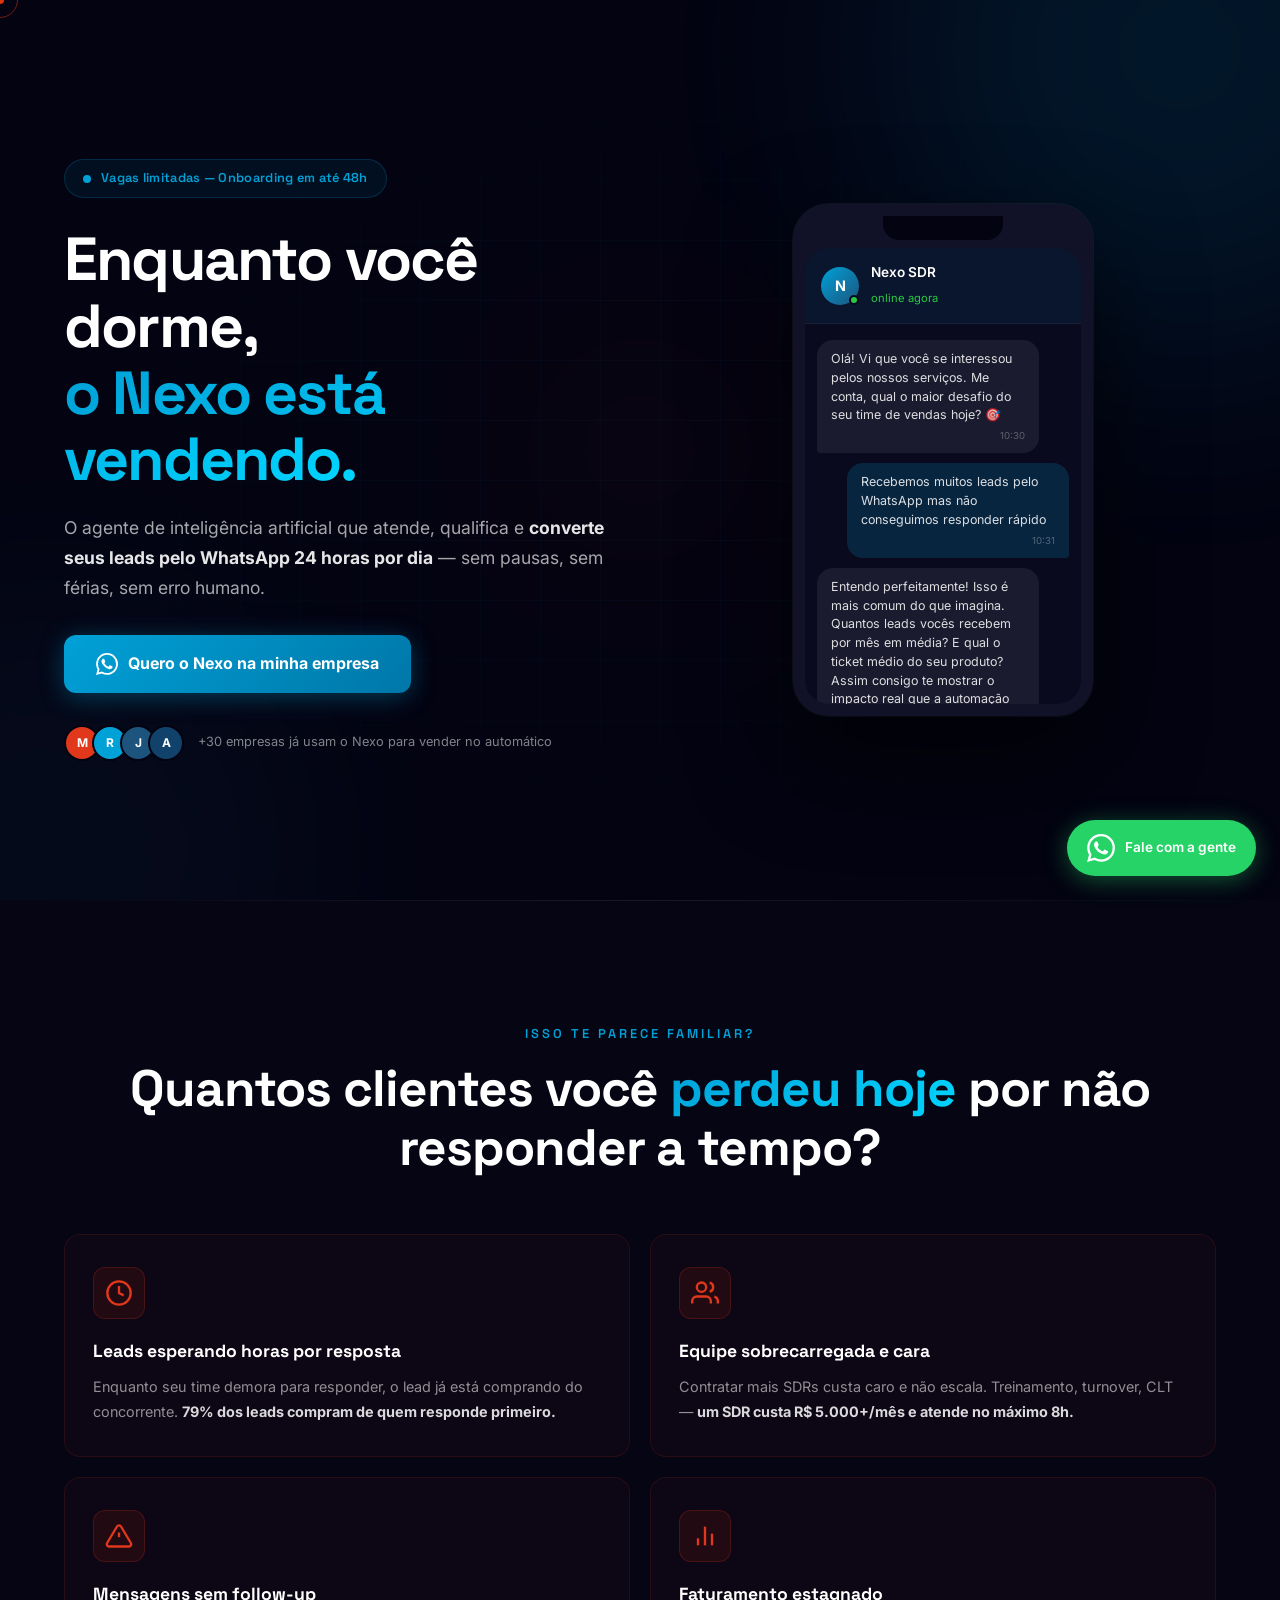
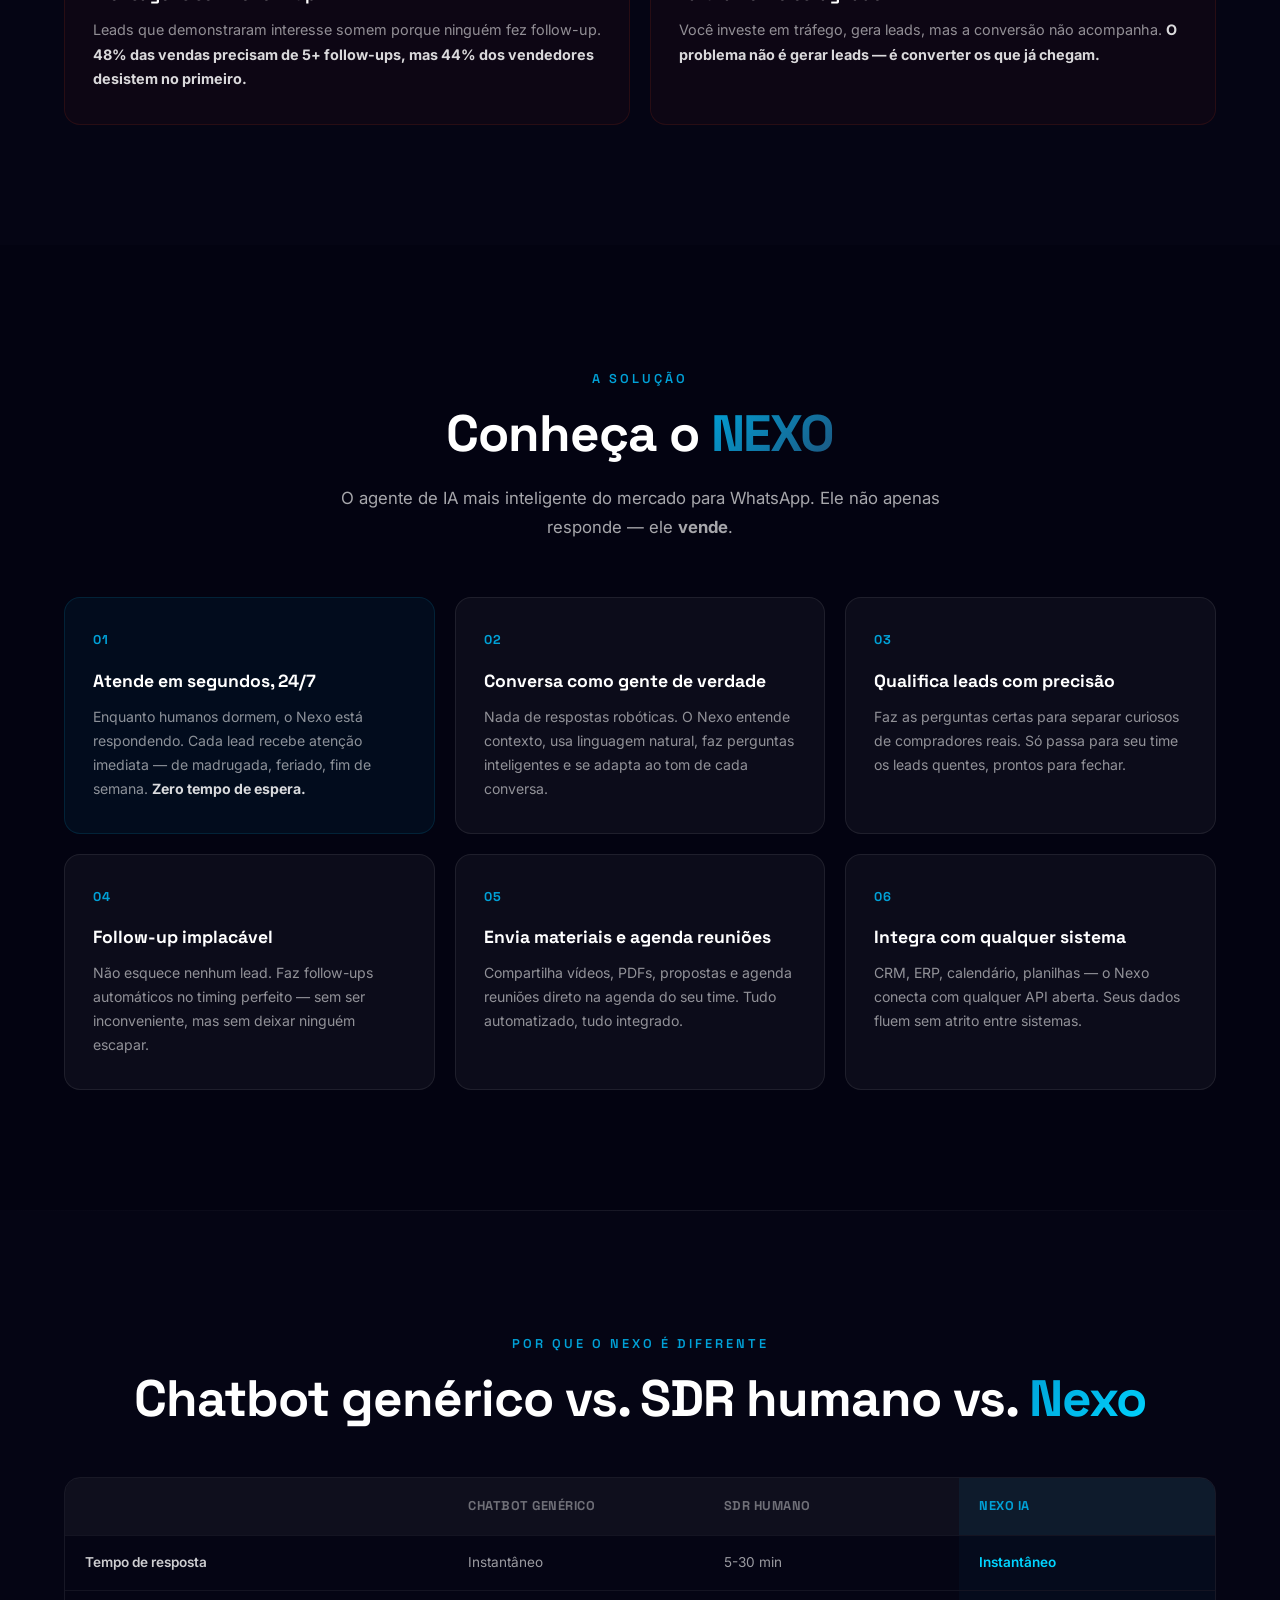
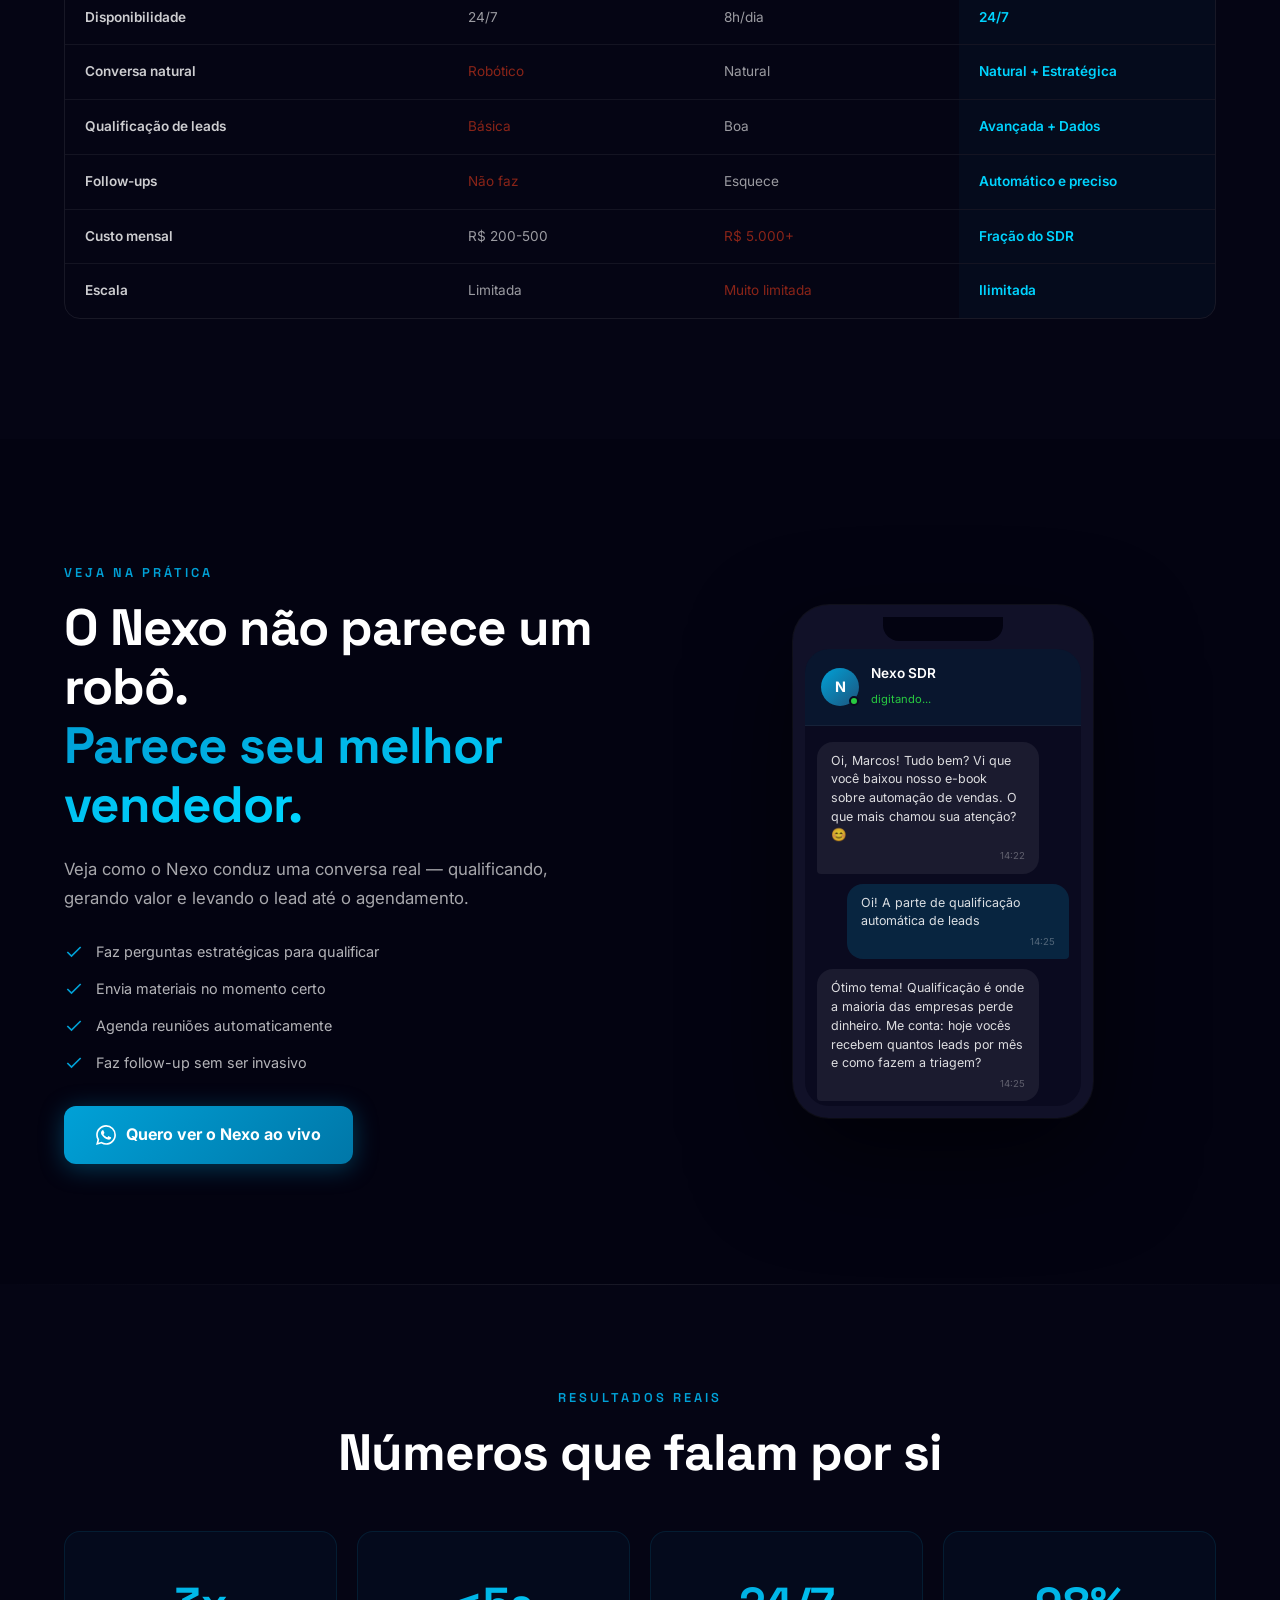
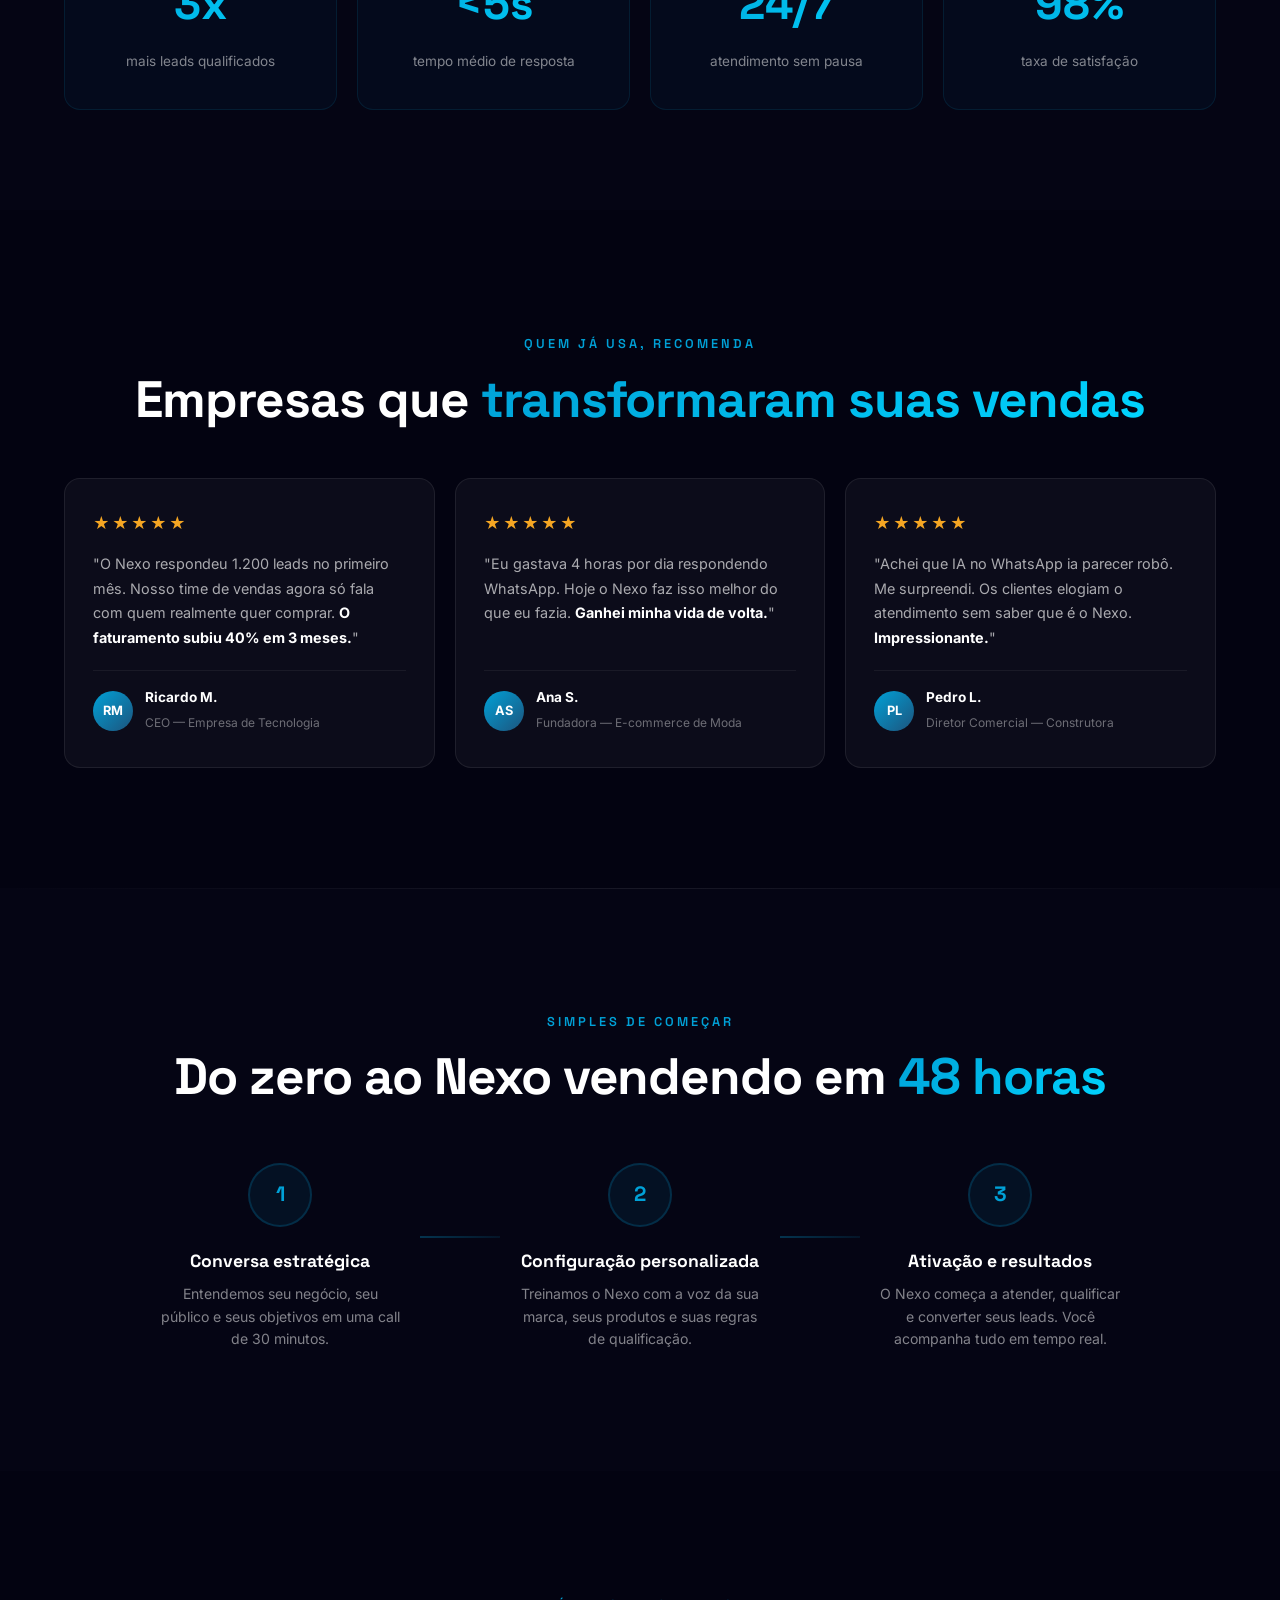
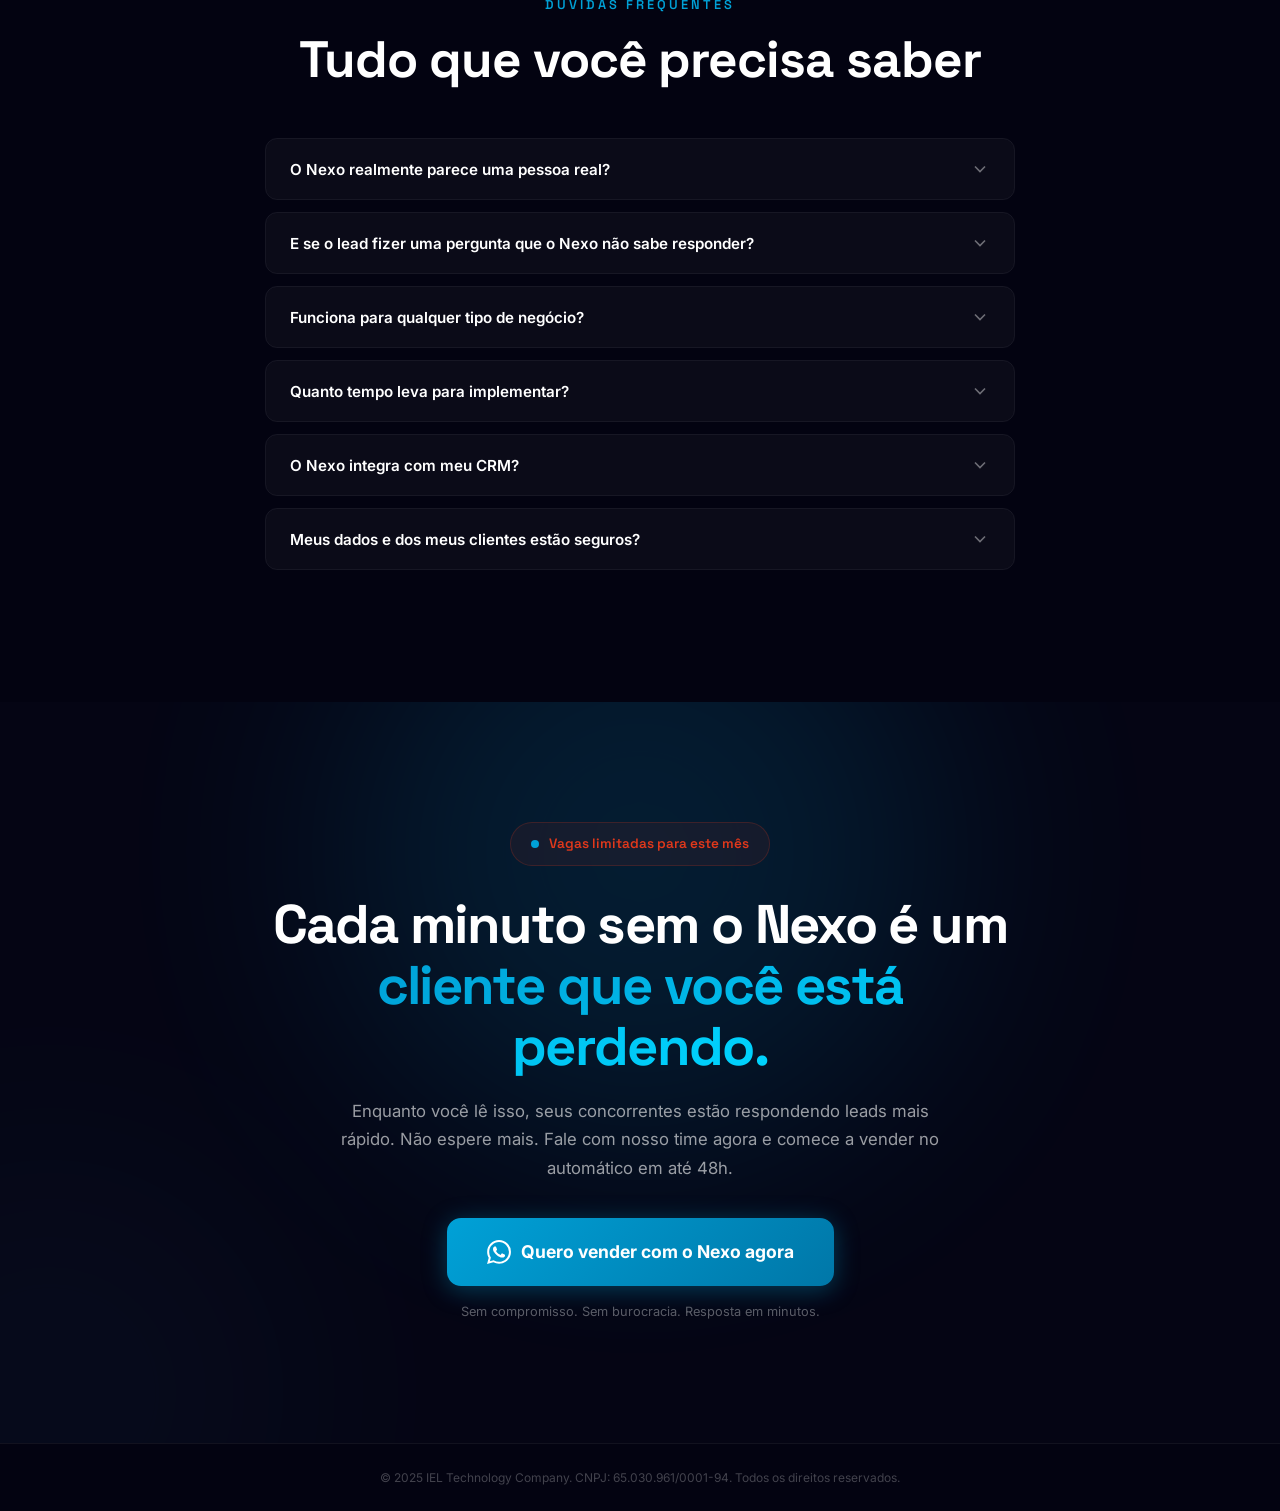
<file: nexo.html>
<!DOCTYPE html>
<html lang="pt-BR">
<head>
    <meta charset="UTF-8">
    <!-- Google Tag Manager -->
    <script>(function(w,d,s,l,i){w[l]=w[l]||[];w[l].push({'gtm.start':
    new Date().getTime(),event:'gtm.js'});var f=d.getElementsByTagName(s)[0],
    j=d.createElement(s),dl=l!='dataLayer'?'&l='+l:'';j.async=true;j.src=
    'https://www.googletagmanager.com/gtm.js?id='+i+dl;f.parentNode.insertBefore(j,f);
    })(window,document,'script','dataLayer','GTM-5HL72F9L');</script>
    <!-- End Google Tag Manager -->
    <meta name="viewport" content="width=device-width, initial-scale=1.0">
    <meta name="description" content="Nexo - O agente de IA que atende, qualifica e vende pelo WhatsApp 24/7. Pare de perder clientes por falta de resposta.">
    <meta name="keywords" content="Nexo, SDR WhatsApp, agente IA, automação vendas, atendimento automático WhatsApp">
    <meta name="author" content="IEL Technology Company">
    <meta property="og:title" content="Nexo — Seu vendedor IA no WhatsApp que nunca dorme">
    <meta property="og:description" content="Enquanto você dorme, o Nexo está fechando vendas. Atendimento 24/7 com IA que converte de verdade.">
    <meta property="og:type" content="website">
    <meta name="theme-color" content="#050510">
    <meta name="color-scheme" content="dark">
    <title>Nexo — Seu Vendedor IA no WhatsApp que Nunca Dorme</title>
    <link rel="icon" type="image/png" href="images/fav-icon.png">
    <link rel="preconnect" href="https://fonts.googleapis.com">
    <link rel="preconnect" href="https://fonts.gstatic.com" crossorigin>
    <link href="https://fonts.googleapis.com/css2?family=Inter:wght@400;500;600;700;800;900&family=Space+Grotesk:wght@400;500;600;700&display=swap" rel="stylesheet">
    <link rel="stylesheet" href="styles/main.css">
    <link rel="stylesheet" href="styles/nexo.css">

    <!-- Meta Pixel Code -->
    <script>
        !function(f,b,e,v,n,t,s)
        {if(f.fbq)return;n=f.fbq=function(){n.callMethod?
        n.callMethod.apply(n,arguments):n.queue.push(arguments)};
        if(!f._fbq)f._fbq=n;n.push=n;n.loaded=!0;n.version='2.0';
        n.queue=[];t=b.createElement(e);t.async=!0;
        t.src=v;s=b.getElementsByTagName(e)[0];
        s.parentNode.insertBefore(t,s)}(window, document,'script',
        'https://connect.facebook.net/en_US/fbevents.js');
        fbq('init', '9615904991771010');
        fbq('track', 'PageView');
    </script>
    <noscript>
        <img height="1" width="1" style="display:none" src="https://www.facebook.com/tr?id=9615904991771010&ev=PageView&noscript=1"/>
    </noscript>
    <!-- End Meta Pixel Code -->
</head>
<body class="nexo-body">
    <!-- Google Tag Manager (noscript) -->
    <noscript><iframe src="https://www.googletagmanager.com/ns.html?id=GTM-5HL72F9L"
    height="0" width="0" style="display:none;visibility:hidden"></iframe></noscript>
    <!-- End Google Tag Manager (noscript) -->

    <!-- CURSOR CUSTOM -->
    <div class="cursor-dot"></div>
    <div class="cursor-outline"></div>

    <!-- ============================================
         HERO SECTION — Headline + CTA
         ============================================ -->
    <section class="nx-hero">
        <div class="nx-hero-bg">
            <div class="nx-hero-grid"></div>
            <div class="nx-hero-orb nx-orb-1"></div>
            <div class="nx-hero-orb nx-orb-2"></div>
            <div class="nx-hero-orb nx-orb-3"></div>
        </div>
        <div class="nx-container">
            <div class="nx-hero-content">
                <div class="nx-hero-badge">
                    <span class="nx-badge-pulse"></span>
                    <span>Vagas limitadas — Onboarding em até 48h</span>
                </div>
                <h1 class="nx-hero-title">
                    Enquanto você dorme,<br>
                    <span class="nx-gradient-text">o Nexo está vendendo.</span>
                </h1>
                <p class="nx-hero-sub">
                    O agente de inteligência artificial que atende, qualifica e <strong>converte seus leads pelo WhatsApp 24 horas por dia</strong> — sem pausas, sem férias, sem erro humano.
                </p>
                <div class="nx-hero-ctas">
                    <a href="https://wa.me/5549988522769?text=Olá! Quero saber mais sobre o Nexo para minha empresa." class="nx-btn-primary" target="_blank" rel="noopener">
                        <svg width="22" height="22" viewBox="0 0 24 24" fill="currentColor"><path d="M17.472 14.382c-.297-.149-1.758-.867-2.03-.967-.273-.099-.471-.148-.67.15-.197.297-.767.966-.94 1.164-.173.199-.347.223-.644.075-.297-.15-1.255-.463-2.39-1.475-.883-.788-1.48-1.761-1.653-2.059-.173-.297-.018-.458.13-.606.134-.133.298-.347.446-.52.149-.174.198-.298.298-.497.099-.198.05-.371-.025-.52-.075-.149-.669-1.612-.916-2.207-.242-.579-.487-.5-.669-.51-.173-.008-.371-.01-.57-.01-.198 0-.52.074-.792.372-.272.297-1.04 1.016-1.04 2.479 0 1.462 1.065 2.875 1.213 3.074.149.198 2.096 3.2 5.077 4.487.709.306 1.262.489 1.694.625.712.227 1.36.195 1.871.118.571-.085 1.758-.719 2.006-1.413.248-.694.248-1.289.173-1.413-.074-.124-.272-.198-.57-.347m-5.421 7.403h-.004a9.87 9.87 0 01-5.031-1.378l-.361-.214-3.741.982.998-3.648-.235-.374a9.86 9.86 0 01-1.51-5.26c.001-5.45 4.436-9.884 9.888-9.884 2.64 0 5.122 1.03 6.988 2.898a9.825 9.825 0 012.893 6.994c-.003 5.45-4.437 9.884-9.885 9.884m8.413-18.297A11.815 11.815 0 0012.05 0C5.495 0 .16 5.335.157 11.892c0 2.096.547 4.142 1.588 5.945L.057 24l6.305-1.654a11.882 11.882 0 005.683 1.448h.005c6.554 0 11.89-5.335 11.893-11.893a11.821 11.821 0 00-3.48-8.413z"/></svg>
                        Quero o Nexo na minha empresa
                    </a>
                </div>
                <div class="nx-hero-proof">
                    <div class="nx-proof-avatars">
                        <div class="nx-avatar">M</div>
                        <div class="nx-avatar">R</div>
                        <div class="nx-avatar">J</div>
                        <div class="nx-avatar">A</div>
                    </div>
                    <span>+30 empresas já usam o Nexo para vender no automático</span>
                </div>
            </div>

            <!-- Phone mockup hero -->
            <div class="nx-hero-phone">
                <div class="nx-phone-frame">
                    <div class="nx-phone-notch"></div>
                    <div class="nx-phone-screen">
                        <div class="nx-chat-header">
                            <div class="nx-chat-avatar-wrap">
                                <div class="nx-chat-avatar">N</div>
                                <span class="nx-online-dot"></span>
                            </div>
                            <div class="nx-chat-info">
                                <span class="nx-chat-name">Nexo SDR</span>
                                <span class="nx-chat-status">online agora</span>
                            </div>
                        </div>
                        <div class="nx-chat-body" id="heroChat">
                            <div class="nx-msg nx-msg-received nx-msg-animate" style="--delay: 0.5s">
                                <p>Olá! Vi que você se interessou pelos nossos serviços. Me conta, qual o maior desafio do seu time de vendas hoje? 🎯</p>
                                <span class="nx-msg-time">10:30</span>
                            </div>
                            <div class="nx-msg nx-msg-sent nx-msg-animate" style="--delay: 1.8s">
                                <p>Recebemos muitos leads pelo WhatsApp mas não conseguimos responder rápido</p>
                                <span class="nx-msg-time">10:31</span>
                            </div>
                            <div class="nx-msg nx-msg-received nx-msg-animate" style="--delay: 3.2s">
                                <p>Entendo perfeitamente! Isso é mais comum do que imagina. Quantos leads vocês recebem por mês em média? E qual o ticket médio do seu produto? Assim consigo te mostrar o impacto real que a automação teria no seu faturamento 📊</p>
                                <span class="nx-msg-time">10:31</span>
                            </div>
                            <div class="nx-msg nx-msg-sent nx-msg-animate" style="--delay: 5s">
                                <p>Uns 500 leads/mês, ticket de R$ 2.000</p>
                                <span class="nx-msg-time">10:32</span>
                            </div>
                            <div class="nx-msg nx-msg-received nx-msg-animate" style="--delay: 6.5s">
                                <p>Com 500 leads e ticket de R$ 2k, se o Nexo aumentar sua taxa de conversão em apenas 3%, são R$ 30.000 a mais por mês. Que tal agendarmos uma demonstração para você ver na prática? 🚀</p>
                                <span class="nx-msg-time">10:32</span>
                            </div>
                        </div>
                    </div>
                </div>
            </div>
        </div>
    </section>

    <!-- ============================================
         PAIN SECTION — Agitar a dor
         ============================================ -->
    <section class="nx-pain">
        <div class="nx-container">
            <div class="nx-pain-header">
                <span class="nx-section-tag">Isso te parece familiar?</span>
                <h2 class="nx-section-title">Quantos clientes você <span class="nx-gradient-text">perdeu hoje</span> por não responder a tempo?</h2>
            </div>
            <div class="nx-pain-grid">
                <div class="nx-pain-card">
                    <div class="nx-pain-icon">
                        <svg width="28" height="28" viewBox="0 0 24 24" fill="none" stroke="currentColor" stroke-width="2"><circle cx="12" cy="12" r="10"/><polyline points="12 6 12 12 16 14"/></svg>
                    </div>
                    <h3>Leads esperando horas por resposta</h3>
                    <p>Enquanto seu time demora para responder, o lead já está comprando do concorrente. <strong>79% dos leads compram de quem responde primeiro.</strong></p>
                </div>
                <div class="nx-pain-card">
                    <div class="nx-pain-icon">
                        <svg width="28" height="28" viewBox="0 0 24 24" fill="none" stroke="currentColor" stroke-width="2"><path d="M17 21v-2a4 4 0 00-4-4H5a4 4 0 00-4 4v2"/><circle cx="9" cy="7" r="4"/><path d="M23 21v-2a4 4 0 00-3-3.87"/><path d="M16 3.13a4 4 0 010 7.75"/></svg>
                    </div>
                    <h3>Equipe sobrecarregada e cara</h3>
                    <p>Contratar mais SDRs custa caro e não escala. Treinamento, turnover, CLT — <strong>um SDR custa R$ 5.000+/mês e atende no máximo 8h.</strong></p>
                </div>
                <div class="nx-pain-card">
                    <div class="nx-pain-icon">
                        <svg width="28" height="28" viewBox="0 0 24 24" fill="none" stroke="currentColor" stroke-width="2"><path d="M10.29 3.86L1.82 18a2 2 0 001.71 3h16.94a2 2 0 001.71-3L13.71 3.86a2 2 0 00-3.42 0z"/><line x1="12" y1="9" x2="12" y2="13"/><line x1="12" y1="17" x2="12.01" y2="17"/></svg>
                    </div>
                    <h3>Mensagens sem follow-up</h3>
                    <p>Leads que demonstraram interesse somem porque ninguém fez follow-up. <strong>48% das vendas precisam de 5+ follow-ups, mas 44% dos vendedores desistem no primeiro.</strong></p>
                </div>
                <div class="nx-pain-card">
                    <div class="nx-pain-icon">
                        <svg width="28" height="28" viewBox="0 0 24 24" fill="none" stroke="currentColor" stroke-width="2"><line x1="18" y1="20" x2="18" y2="10"/><line x1="12" y1="20" x2="12" y2="4"/><line x1="6" y1="20" x2="6" y2="14"/></svg>
                    </div>
                    <h3>Faturamento estagnado</h3>
                    <p>Você investe em tráfego, gera leads, mas a conversão não acompanha. <strong>O problema não é gerar leads — é converter os que já chegam.</strong></p>
                </div>
            </div>
        </div>
    </section>

    <!-- ============================================
         SOLUTION SECTION — Apresentar o Nexo
         ============================================ -->
    <section class="nx-solution">
        <div class="nx-container">
            <div class="nx-solution-header">
                <span class="nx-section-tag">A solução</span>
                <h2 class="nx-section-title">Conheça o <span class="nx-nexo-logo-text">NEXO</span></h2>
                <p class="nx-section-sub">O agente de IA mais inteligente do mercado para WhatsApp. Ele não apenas responde — ele <strong>vende</strong>.</p>
            </div>
            <div class="nx-features-grid">
                <div class="nx-feature-card nx-feature-highlight">
                    <div class="nx-feature-number">01</div>
                    <h3>Atende em segundos, 24/7</h3>
                    <p>Enquanto humanos dormem, o Nexo está respondendo. Cada lead recebe atenção imediata — de madrugada, feriado, fim de semana. <strong>Zero tempo de espera.</strong></p>
                </div>
                <div class="nx-feature-card">
                    <div class="nx-feature-number">02</div>
                    <h3>Conversa como gente de verdade</h3>
                    <p>Nada de respostas robóticas. O Nexo entende contexto, usa linguagem natural, faz perguntas inteligentes e se adapta ao tom de cada conversa.</p>
                </div>
                <div class="nx-feature-card">
                    <div class="nx-feature-number">03</div>
                    <h3>Qualifica leads com precisão</h3>
                    <p>Faz as perguntas certas para separar curiosos de compradores reais. Só passa para seu time os leads quentes, prontos para fechar.</p>
                </div>
                <div class="nx-feature-card">
                    <div class="nx-feature-number">04</div>
                    <h3>Follow-up implacável</h3>
                    <p>Não esquece nenhum lead. Faz follow-ups automáticos no timing perfeito — sem ser inconveniente, mas sem deixar ninguém escapar.</p>
                </div>
                <div class="nx-feature-card">
                    <div class="nx-feature-number">05</div>
                    <h3>Envia materiais e agenda reuniões</h3>
                    <p>Compartilha vídeos, PDFs, propostas e agenda reuniões direto na agenda do seu time. Tudo automatizado, tudo integrado.</p>
                </div>
                <div class="nx-feature-card">
                    <div class="nx-feature-number">06</div>
                    <h3>Integra com qualquer sistema</h3>
                    <p>CRM, ERP, calendário, planilhas — o Nexo conecta com qualquer API aberta. Seus dados fluem sem atrito entre sistemas.</p>
                </div>
            </div>
        </div>
    </section>

    <!-- ============================================
         COMPARISON — Nexo vs. Humano vs. Chatbot
         ============================================ -->
    <section class="nx-comparison">
        <div class="nx-container">
            <span class="nx-section-tag">Por que o Nexo é diferente</span>
            <h2 class="nx-section-title">Chatbot genérico vs. SDR humano vs. <span class="nx-gradient-text">Nexo</span></h2>
            <div class="nx-comparison-table">
                <div class="nx-comp-header">
                    <div class="nx-comp-cell nx-comp-label"></div>
                    <div class="nx-comp-cell nx-comp-col">Chatbot Genérico</div>
                    <div class="nx-comp-cell nx-comp-col">SDR Humano</div>
                    <div class="nx-comp-cell nx-comp-col nx-comp-nexo">Nexo IA</div>
                </div>
                <div class="nx-comp-row">
                    <div class="nx-comp-cell nx-comp-label">Tempo de resposta</div>
                    <div class="nx-comp-cell">Instantâneo</div>
                    <div class="nx-comp-cell">5-30 min</div>
                    <div class="nx-comp-cell nx-comp-nexo nx-comp-win">Instantâneo</div>
                </div>
                <div class="nx-comp-row">
                    <div class="nx-comp-cell nx-comp-label">Disponibilidade</div>
                    <div class="nx-comp-cell">24/7</div>
                    <div class="nx-comp-cell">8h/dia</div>
                    <div class="nx-comp-cell nx-comp-nexo nx-comp-win">24/7</div>
                </div>
                <div class="nx-comp-row">
                    <div class="nx-comp-cell nx-comp-label">Conversa natural</div>
                    <div class="nx-comp-cell nx-comp-bad">Robótico</div>
                    <div class="nx-comp-cell">Natural</div>
                    <div class="nx-comp-cell nx-comp-nexo nx-comp-win">Natural + Estratégica</div>
                </div>
                <div class="nx-comp-row">
                    <div class="nx-comp-cell nx-comp-label">Qualificação de leads</div>
                    <div class="nx-comp-cell nx-comp-bad">Básica</div>
                    <div class="nx-comp-cell">Boa</div>
                    <div class="nx-comp-cell nx-comp-nexo nx-comp-win">Avançada + Dados</div>
                </div>
                <div class="nx-comp-row">
                    <div class="nx-comp-cell nx-comp-label">Follow-ups</div>
                    <div class="nx-comp-cell nx-comp-bad">Não faz</div>
                    <div class="nx-comp-cell">Esquece</div>
                    <div class="nx-comp-cell nx-comp-nexo nx-comp-win">Automático e preciso</div>
                </div>
                <div class="nx-comp-row">
                    <div class="nx-comp-cell nx-comp-label">Custo mensal</div>
                    <div class="nx-comp-cell">R$ 200-500</div>
                    <div class="nx-comp-cell nx-comp-bad">R$ 5.000+</div>
                    <div class="nx-comp-cell nx-comp-nexo nx-comp-win">Fração do SDR</div>
                </div>
                <div class="nx-comp-row">
                    <div class="nx-comp-cell nx-comp-label">Escala</div>
                    <div class="nx-comp-cell">Limitada</div>
                    <div class="nx-comp-cell nx-comp-bad">Muito limitada</div>
                    <div class="nx-comp-cell nx-comp-nexo nx-comp-win">Ilimitada</div>
                </div>
            </div>
        </div>
    </section>

    <!-- ============================================
         DEMO SECTION — Simulação de conversa
         ============================================ -->
    <section class="nx-demo">
        <div class="nx-container">
            <div class="nx-demo-layout">
                <div class="nx-demo-text">
                    <span class="nx-section-tag">Veja na prática</span>
                    <h2 class="nx-section-title">O Nexo não parece um robô.<br><span class="nx-gradient-text">Parece seu melhor vendedor.</span></h2>
                    <p class="nx-section-sub">Veja como o Nexo conduz uma conversa real — qualificando, gerando valor e levando o lead até o agendamento.</p>
                    <div class="nx-demo-highlights">
                        <div class="nx-demo-highlight">
                            <svg width="20" height="20" viewBox="0 0 24 24" fill="none" stroke="currentColor" stroke-width="2"><polyline points="20 6 9 17 4 12"/></svg>
                            <span>Faz perguntas estratégicas para qualificar</span>
                        </div>
                        <div class="nx-demo-highlight">
                            <svg width="20" height="20" viewBox="0 0 24 24" fill="none" stroke="currentColor" stroke-width="2"><polyline points="20 6 9 17 4 12"/></svg>
                            <span>Envia materiais no momento certo</span>
                        </div>
                        <div class="nx-demo-highlight">
                            <svg width="20" height="20" viewBox="0 0 24 24" fill="none" stroke="currentColor" stroke-width="2"><polyline points="20 6 9 17 4 12"/></svg>
                            <span>Agenda reuniões automaticamente</span>
                        </div>
                        <div class="nx-demo-highlight">
                            <svg width="20" height="20" viewBox="0 0 24 24" fill="none" stroke="currentColor" stroke-width="2"><polyline points="20 6 9 17 4 12"/></svg>
                            <span>Faz follow-up sem ser invasivo</span>
                        </div>
                    </div>
                    <a href="https://wa.me/5549988522769?text=Olá! Quero ver uma demonstração do Nexo." class="nx-btn-primary" target="_blank" rel="noopener">
                        <svg width="20" height="20" viewBox="0 0 24 24" fill="currentColor"><path d="M17.472 14.382c-.297-.149-1.758-.867-2.03-.967-.273-.099-.471-.148-.67.15-.197.297-.767.966-.94 1.164-.173.199-.347.223-.644.075-.297-.15-1.255-.463-2.39-1.475-.883-.788-1.48-1.761-1.653-2.059-.173-.297-.018-.458.13-.606.134-.133.298-.347.446-.52.149-.174.198-.298.298-.497.099-.198.05-.371-.025-.52-.075-.149-.669-1.612-.916-2.207-.242-.579-.487-.5-.669-.51-.173-.008-.371-.01-.57-.01-.198 0-.52.074-.792.372-.272.297-1.04 1.016-1.04 2.479 0 1.462 1.065 2.875 1.213 3.074.149.198 2.096 3.2 5.077 4.487.709.306 1.262.489 1.694.625.712.227 1.36.195 1.871.118.571-.085 1.758-.719 2.006-1.413.248-.694.248-1.289.173-1.413-.074-.124-.272-.198-.57-.347m-5.421 7.403h-.004a9.87 9.87 0 01-5.031-1.378l-.361-.214-3.741.982.998-3.648-.235-.374a9.86 9.86 0 01-1.51-5.26c.001-5.45 4.436-9.884 9.888-9.884 2.64 0 5.122 1.03 6.988 2.898a9.825 9.825 0 012.893 6.994c-.003 5.45-4.437 9.884-9.885 9.884m8.413-18.297A11.815 11.815 0 0012.05 0C5.495 0 .16 5.335.157 11.892c0 2.096.547 4.142 1.588 5.945L.057 24l6.305-1.654a11.882 11.882 0 005.683 1.448h.005c6.554 0 11.89-5.335 11.893-11.893a11.821 11.821 0 00-3.48-8.413z"/></svg>
                        Quero ver o Nexo ao vivo
                    </a>
                </div>
                <div class="nx-demo-phone">
                    <div class="nx-phone-frame">
                        <div class="nx-phone-notch"></div>
                        <div class="nx-phone-screen">
                            <div class="nx-chat-header">
                                <div class="nx-chat-avatar-wrap">
                                    <div class="nx-chat-avatar">N</div>
                                    <span class="nx-online-dot"></span>
                                </div>
                                <div class="nx-chat-info">
                                    <span class="nx-chat-name">Nexo SDR</span>
                                    <span class="nx-chat-status">digitando...</span>
                                </div>
                            </div>
                            <div class="nx-chat-body" id="demoChat">
                                <div class="nx-msg nx-msg-received">
                                    <p>Oi, Marcos! Tudo bem? Vi que você baixou nosso e-book sobre automação de vendas. O que mais chamou sua atenção? 😊</p>
                                    <span class="nx-msg-time">14:22</span>
                                </div>
                                <div class="nx-msg nx-msg-sent">
                                    <p>Oi! A parte de qualificação automática de leads</p>
                                    <span class="nx-msg-time">14:25</span>
                                </div>
                                <div class="nx-msg nx-msg-received">
                                    <p>Ótimo tema! Qualificação é onde a maioria das empresas perde dinheiro. Me conta: hoje vocês recebem quantos leads por mês e como fazem a triagem?</p>
                                    <span class="nx-msg-time">14:25</span>
                                </div>
                                <div class="nx-msg nx-msg-sent">
                                    <p>Uns 800 leads, mas o time não dá conta de responder todos</p>
                                    <span class="nx-msg-time">14:26</span>
                                </div>
                                <div class="nx-msg nx-msg-received">
                                    <p>800 leads é um volume excelente! Com essa quantidade, cada 1% de melhoria na conversão representa um impacto enorme no faturamento. 📈</p>
                                    <span class="nx-msg-time">14:26</span>
                                </div>
                                <div class="nx-msg nx-msg-received">
                                    <p>Preparei um vídeo de 3 min mostrando como funciona na prática. Posso enviar? E se fizer sentido, agendamos 15 min para uma demonstração personalizada para o seu cenário. 🎯</p>
                                    <span class="nx-msg-time">14:26</span>
                                </div>
                                <div class="nx-msg nx-msg-sent">
                                    <p>Pode enviar sim!</p>
                                    <span class="nx-msg-time">14:27</span>
                                </div>
                                <div class="nx-msg nx-msg-received">
                                    <p>Enviado! 🎬 Assiste com calma e me diz o que achou. Enquanto isso, qual o melhor horário para uma call rápida essa semana? Tenho quinta às 10h ou sexta às 14h disponíveis.</p>
                                    <span class="nx-msg-time">14:27</span>
                                </div>
                            </div>
                        </div>
                    </div>
                </div>
            </div>
        </div>
    </section>

    <!-- ============================================
         RESULTS — Números e prova social
         ============================================ -->
    <section class="nx-results">
        <div class="nx-container">
            <span class="nx-section-tag">Resultados reais</span>
            <h2 class="nx-section-title">Números que falam por si</h2>
            <div class="nx-stats-grid">
                <div class="nx-stat-card">
                    <span class="nx-stat-number">3x</span>
                    <span class="nx-stat-label">mais leads qualificados</span>
                </div>
                <div class="nx-stat-card">
                    <span class="nx-stat-number">&lt;5s</span>
                    <span class="nx-stat-label">tempo médio de resposta</span>
                </div>
                <div class="nx-stat-card">
                    <span class="nx-stat-number">24/7</span>
                    <span class="nx-stat-label">atendimento sem pausa</span>
                </div>
                <div class="nx-stat-card">
                    <span class="nx-stat-number">98%</span>
                    <span class="nx-stat-label">taxa de satisfação</span>
                </div>
            </div>
        </div>
    </section>

    <!-- ============================================
         TESTIMONIALS — Prova social
         ============================================ -->
    <section class="nx-testimonials">
        <div class="nx-container">
            <span class="nx-section-tag">Quem já usa, recomenda</span>
            <h2 class="nx-section-title">Empresas que <span class="nx-gradient-text">transformaram suas vendas</span></h2>
            <div class="nx-testimonials-grid">
                <div class="nx-testimonial-card">
                    <div class="nx-testimonial-stars">★★★★★</div>
                    <p>"O Nexo respondeu 1.200 leads no primeiro mês. Nosso time de vendas agora só fala com quem realmente quer comprar. <strong>O faturamento subiu 40% em 3 meses.</strong>"</p>
                    <div class="nx-testimonial-author">
                        <div class="nx-testimonial-avatar">RM</div>
                        <div>
                            <strong>Ricardo M.</strong>
                            <span>CEO — Empresa de Tecnologia</span>
                        </div>
                    </div>
                </div>
                <div class="nx-testimonial-card">
                    <div class="nx-testimonial-stars">★★★★★</div>
                    <p>"Eu gastava 4 horas por dia respondendo WhatsApp. Hoje o Nexo faz isso melhor do que eu fazia. <strong>Ganhei minha vida de volta.</strong>"</p>
                    <div class="nx-testimonial-author">
                        <div class="nx-testimonial-avatar">AS</div>
                        <div>
                            <strong>Ana S.</strong>
                            <span>Fundadora — E-commerce de Moda</span>
                        </div>
                    </div>
                </div>
                <div class="nx-testimonial-card">
                    <div class="nx-testimonial-stars">★★★★★</div>
                    <p>"Achei que IA no WhatsApp ia parecer robô. Me surpreendi. Os clientes elogiam o atendimento sem saber que é o Nexo. <strong>Impressionante.</strong>"</p>
                    <div class="nx-testimonial-author">
                        <div class="nx-testimonial-avatar">PL</div>
                        <div>
                            <strong>Pedro L.</strong>
                            <span>Diretor Comercial — Construtora</span>
                        </div>
                    </div>
                </div>
            </div>
        </div>
    </section>

    <!-- ============================================
         HOW IT WORKS — Processo simples
         ============================================ -->
    <section class="nx-process">
        <div class="nx-container">
            <span class="nx-section-tag">Simples de começar</span>
            <h2 class="nx-section-title">Do zero ao Nexo vendendo em <span class="nx-gradient-text">48 horas</span></h2>
            <div class="nx-process-steps">
                <div class="nx-process-step">
                    <div class="nx-step-number">1</div>
                    <div class="nx-step-content">
                        <h3>Conversa estratégica</h3>
                        <p>Entendemos seu negócio, seu público e seus objetivos em uma call de 30 minutos.</p>
                    </div>
                </div>
                <div class="nx-process-connector"></div>
                <div class="nx-process-step">
                    <div class="nx-step-number">2</div>
                    <div class="nx-step-content">
                        <h3>Configuração personalizada</h3>
                        <p>Treinamos o Nexo com a voz da sua marca, seus produtos e suas regras de qualificação.</p>
                    </div>
                </div>
                <div class="nx-process-connector"></div>
                <div class="nx-process-step">
                    <div class="nx-step-number">3</div>
                    <div class="nx-step-content">
                        <h3>Ativação e resultados</h3>
                        <p>O Nexo começa a atender, qualificar e converter seus leads. Você acompanha tudo em tempo real.</p>
                    </div>
                </div>
            </div>
        </div>
    </section>

    <!-- ============================================
         FAQ — Quebrar objeções
         ============================================ -->
    <section class="nx-faq">
        <div class="nx-container">
            <span class="nx-section-tag">Dúvidas frequentes</span>
            <h2 class="nx-section-title">Tudo que você precisa saber</h2>
            <div class="nx-faq-list">
                <div class="nx-faq-item">
                    <button class="nx-faq-question" onclick="this.parentElement.classList.toggle('open')">
                        <span>O Nexo realmente parece uma pessoa real?</span>
                        <svg width="20" height="20" viewBox="0 0 24 24" fill="none" stroke="currentColor" stroke-width="2"><polyline points="6 9 12 15 18 9"/></svg>
                    </button>
                    <div class="nx-faq-answer">
                        <p>Sim. O Nexo usa inteligência artificial avançada para conversar de forma natural, com linguagem humana, emojis, gírias e adaptação ao tom de cada conversa. Nossos clientes relatam que leads frequentemente não percebem que estão falando com uma IA.</p>
                    </div>
                </div>
                <div class="nx-faq-item">
                    <button class="nx-faq-question" onclick="this.parentElement.classList.toggle('open')">
                        <span>E se o lead fizer uma pergunta que o Nexo não sabe responder?</span>
                        <svg width="20" height="20" viewBox="0 0 24 24" fill="none" stroke="currentColor" stroke-width="2"><polyline points="6 9 12 15 18 9"/></svg>
                    </button>
                    <div class="nx-faq-answer">
                        <p>O Nexo é treinado com todas as informações do seu negócio. Mas se surgir algo fora do escopo, ele transfere a conversa para um humano do seu time de forma transparente, sem que o lead perceba qualquer quebra na experiência.</p>
                    </div>
                </div>
                <div class="nx-faq-item">
                    <button class="nx-faq-question" onclick="this.parentElement.classList.toggle('open')">
                        <span>Funciona para qualquer tipo de negócio?</span>
                        <svg width="20" height="20" viewBox="0 0 24 24" fill="none" stroke="currentColor" stroke-width="2"><polyline points="6 9 12 15 18 9"/></svg>
                    </button>
                    <div class="nx-faq-answer">
                        <p>O Nexo é ideal para empresas B2B e B2C de médio e grande porte que recebem volume significativo de leads pelo WhatsApp. Já atendemos empresas de tecnologia, construtoras, e-commerces, clínicas, consultorias e muito mais.</p>
                    </div>
                </div>
                <div class="nx-faq-item">
                    <button class="nx-faq-question" onclick="this.parentElement.classList.toggle('open')">
                        <span>Quanto tempo leva para implementar?</span>
                        <svg width="20" height="20" viewBox="0 0 24 24" fill="none" stroke="currentColor" stroke-width="2"><polyline points="6 9 12 15 18 9"/></svg>
                    </button>
                    <div class="nx-faq-answer">
                        <p>O onboarding completo leva até 48 horas. Isso inclui a conversa estratégica, configuração personalizada, treinamento da IA e ativação. Você começa a ver resultados já nos primeiros dias.</p>
                    </div>
                </div>
                <div class="nx-faq-item">
                    <button class="nx-faq-question" onclick="this.parentElement.classList.toggle('open')">
                        <span>O Nexo integra com meu CRM?</span>
                        <svg width="20" height="20" viewBox="0 0 24 24" fill="none" stroke="currentColor" stroke-width="2"><polyline points="6 9 12 15 18 9"/></svg>
                    </button>
                    <div class="nx-faq-answer">
                        <p>Sim. O Nexo se conecta com qualquer sistema que tenha API aberta — CRMs, ERPs, Google Calendar, planilhas, plataformas de automação e muito mais. A integração é feita pela nossa equipe durante o onboarding.</p>
                    </div>
                </div>
                <div class="nx-faq-item">
                    <button class="nx-faq-question" onclick="this.parentElement.classList.toggle('open')">
                        <span>Meus dados e dos meus clientes estão seguros?</span>
                        <svg width="20" height="20" viewBox="0 0 24 24" fill="none" stroke="currentColor" stroke-width="2"><polyline points="6 9 12 15 18 9"/></svg>
                    </button>
                    <div class="nx-faq-answer">
                        <p>Absolutamente. Seguimos todas as diretrizes da LGPD (Lei Geral de Proteção de Dados). Seus dados são criptografados, armazenados com segurança e nunca compartilhados com terceiros. Consulte nossa <a href="privacy-policy.html">Política de Privacidade</a> para mais detalhes.</p>
                    </div>
                </div>
            </div>
        </div>
    </section>

    <!-- ============================================
         FINAL CTA — Urgência máxima
         ============================================ -->
    <section class="nx-final-cta">
        <div class="nx-final-cta-bg">
            <div class="nx-hero-orb nx-orb-1"></div>
            <div class="nx-hero-orb nx-orb-2"></div>
        </div>
        <div class="nx-container">
            <div class="nx-final-cta-content">
                <div class="nx-urgency-badge">
                    <span class="nx-badge-pulse"></span>
                    Vagas limitadas para este mês
                </div>
                <h2 class="nx-final-cta-title">
                    Cada minuto sem o Nexo é um<br>
                    <span class="nx-gradient-text">cliente que você está perdendo.</span>
                </h2>
                <p class="nx-final-cta-text">Enquanto você lê isso, seus concorrentes estão respondendo leads mais rápido. Não espere mais. Fale com nosso time agora e comece a vender no automático em até 48h.</p>
                <a href="https://wa.me/5549988522769?text=Olá! Quero implementar o Nexo na minha empresa o mais rápido possível." class="nx-btn-primary nx-btn-large" target="_blank" rel="noopener">
                    <svg width="24" height="24" viewBox="0 0 24 24" fill="currentColor"><path d="M17.472 14.382c-.297-.149-1.758-.867-2.03-.967-.273-.099-.471-.148-.67.15-.197.297-.767.966-.94 1.164-.173.199-.347.223-.644.075-.297-.15-1.255-.463-2.39-1.475-.883-.788-1.48-1.761-1.653-2.059-.173-.297-.018-.458.13-.606.134-.133.298-.347.446-.52.149-.174.198-.298.298-.497.099-.198.05-.371-.025-.52-.075-.149-.669-1.612-.916-2.207-.242-.579-.487-.5-.669-.51-.173-.008-.371-.01-.57-.01-.198 0-.52.074-.792.372-.272.297-1.04 1.016-1.04 2.479 0 1.462 1.065 2.875 1.213 3.074.149.198 2.096 3.2 5.077 4.487.709.306 1.262.489 1.694.625.712.227 1.36.195 1.871.118.571-.085 1.758-.719 2.006-1.413.248-.694.248-1.289.173-1.413-.074-.124-.272-.198-.57-.347m-5.421 7.403h-.004a9.87 9.87 0 01-5.031-1.378l-.361-.214-3.741.982.998-3.648-.235-.374a9.86 9.86 0 01-1.51-5.26c.001-5.45 4.436-9.884 9.888-9.884 2.64 0 5.122 1.03 6.988 2.898a9.825 9.825 0 012.893 6.994c-.003 5.45-4.437 9.884-9.885 9.884m8.413-18.297A11.815 11.815 0 0012.05 0C5.495 0 .16 5.335.157 11.892c0 2.096.547 4.142 1.588 5.945L.057 24l6.305-1.654a11.882 11.882 0 005.683 1.448h.005c6.554 0 11.89-5.335 11.893-11.893a11.821 11.821 0 00-3.48-8.413z"/></svg>
                    Quero vender com o Nexo agora
                </a>
                <p class="nx-final-cta-note">Sem compromisso. Sem burocracia. Resposta em minutos.</p>
            </div>
        </div>
    </section>

    <!-- MINI FOOTER — Apenas legal, sem links de saída -->
    <footer class="nx-footer">
        <div class="nx-container">
            <p>&copy; 2025 IEL Technology Company. CNPJ: 65.030.961/0001-94. Todos os direitos reservados.</p>
        </div>
    </footer>

    <!-- WHATSAPP FLOATING BUTTON -->
    <a href="https://wa.me/5549988522769?text=Olá! Quero saber mais sobre o Nexo." class="nx-whatsapp-float" target="_blank" rel="noopener" aria-label="WhatsApp">
        <svg width="28" height="28" viewBox="0 0 24 24" fill="currentColor"><path d="M17.472 14.382c-.297-.149-1.758-.867-2.03-.967-.273-.099-.471-.148-.67.15-.197.297-.767.966-.94 1.164-.173.199-.347.223-.644.075-.297-.15-1.255-.463-2.39-1.475-.883-.788-1.48-1.761-1.653-2.059-.173-.297-.018-.458.13-.606.134-.133.298-.347.446-.52.149-.174.198-.298.298-.497.099-.198.05-.371-.025-.52-.075-.149-.669-1.612-.916-2.207-.242-.579-.487-.5-.669-.51-.173-.008-.371-.01-.57-.01-.198 0-.52.074-.792.372-.272.297-1.04 1.016-1.04 2.479 0 1.462 1.065 2.875 1.213 3.074.149.198 2.096 3.2 5.077 4.487.709.306 1.262.489 1.694.625.712.227 1.36.195 1.871.118.571-.085 1.758-.719 2.006-1.413.248-.694.248-1.289.173-1.413-.074-.124-.272-.198-.57-.347m-5.421 7.403h-.004a9.87 9.87 0 01-5.031-1.378l-.361-.214-3.741.982.998-3.648-.235-.374a9.86 9.86 0 01-1.51-5.26c.001-5.45 4.436-9.884 9.888-9.884 2.64 0 5.122 1.03 6.988 2.898a9.825 9.825 0 012.893 6.994c-.003 5.45-4.437 9.884-9.885 9.884m8.413-18.297A11.815 11.815 0 0012.05 0C5.495 0 .16 5.335.157 11.892c0 2.096.547 4.142 1.588 5.945L.057 24l6.305-1.654a11.882 11.882 0 005.683 1.448h.005c6.554 0 11.89-5.335 11.893-11.893a11.821 11.821 0 00-3.48-8.413z"/></svg>
        <span class="nx-float-label">Fale com a gente</span>
    </a>

    <!-- STICKY CTA BAR (mobile) -->
    <div class="nx-sticky-bar">
        <a href="https://wa.me/5549988522769?text=Olá! Quero o Nexo na minha empresa." class="nx-sticky-btn" target="_blank" rel="noopener">
            <svg width="20" height="20" viewBox="0 0 24 24" fill="currentColor"><path d="M17.472 14.382c-.297-.149-1.758-.867-2.03-.967-.273-.099-.471-.148-.67.15-.197.297-.767.966-.94 1.164-.173.199-.347.223-.644.075-.297-.15-1.255-.463-2.39-1.475-.883-.788-1.48-1.761-1.653-2.059-.173-.297-.018-.458.13-.606.134-.133.298-.347.446-.52.149-.174.198-.298.298-.497.099-.198.05-.371-.025-.52-.075-.149-.669-1.612-.916-2.207-.242-.579-.487-.5-.669-.51-.173-.008-.371-.01-.57-.01-.198 0-.52.074-.792.372-.272.297-1.04 1.016-1.04 2.479 0 1.462 1.065 2.875 1.213 3.074.149.198 2.096 3.2 5.077 4.487.709.306 1.262.489 1.694.625.712.227 1.36.195 1.871.118.571-.085 1.758-.719 2.006-1.413.248-.694.248-1.289.173-1.413-.074-.124-.272-.198-.57-.347m-5.421 7.403h-.004a9.87 9.87 0 01-5.031-1.378l-.361-.214-3.741.982.998-3.648-.235-.374a9.86 9.86 0 01-1.51-5.26c.001-5.45 4.436-9.884 9.888-9.884 2.64 0 5.122 1.03 6.988 2.898a9.825 9.825 0 012.893 6.994c-.003 5.45-4.437 9.884-9.885 9.884m8.413-18.297A11.815 11.815 0 0012.05 0C5.495 0 .16 5.335.157 11.892c0 2.096.547 4.142 1.588 5.945L.057 24l6.305-1.654a11.882 11.882 0 005.683 1.448h.005c6.554 0 11.89-5.335 11.893-11.893a11.821 11.821 0 00-3.48-8.413z"/></svg>
            Quero o Nexo agora
        </a>
    </div>

    <script>
        // Custom cursor
        const cursorDot = document.querySelector('.cursor-dot');
        const cursorOutline = document.querySelector('.cursor-outline');
        if (cursorDot && cursorOutline && window.matchMedia('(hover: hover)').matches) {
            let mouseX = 0, mouseY = 0, outlineX = 0, outlineY = 0;
            document.addEventListener('mousemove', (e) => {
                mouseX = e.clientX; mouseY = e.clientY;
                cursorDot.style.left = mouseX + 'px';
                cursorDot.style.top = mouseY + 'px';
            });
            (function animate() {
                outlineX += (mouseX - outlineX) * 0.15;
                outlineY += (mouseY - outlineY) * 0.15;
                cursorOutline.style.left = outlineX + 'px';
                cursorOutline.style.top = outlineY + 'px';
                requestAnimationFrame(animate);
            })();
            document.querySelectorAll('a, button').forEach(el => {
                el.addEventListener('mouseenter', () => { cursorDot.classList.add('hover'); cursorOutline.classList.add('hover'); });
                el.addEventListener('mouseleave', () => { cursorDot.classList.remove('hover'); cursorOutline.classList.remove('hover'); });
            });
        }

        // FAQ toggle
        // (handled inline with onclick)

        // Animate hero chat messages on scroll
        const observer = new IntersectionObserver((entries) => {
            entries.forEach(entry => {
                if (entry.isIntersecting) {
                    entry.target.querySelectorAll('.nx-msg-animate').forEach(msg => {
                        msg.classList.add('nx-msg-visible');
                    });
                }
            });
        }, { threshold: 0.3 });
        const heroChat = document.getElementById('heroChat');
        if (heroChat) observer.observe(heroChat);

        // Smooth scroll
        document.querySelectorAll('a[href^="#"]').forEach(a => {
            a.addEventListener('click', function(e) {
                const t = document.querySelector(this.getAttribute('href'));
                if (t) { e.preventDefault(); t.scrollIntoView({ behavior: 'smooth' }); }
            });
        });

        // Show sticky bar after scrolling past hero
        const stickyBar = document.querySelector('.nx-sticky-bar');
        if (stickyBar) {
            window.addEventListener('scroll', () => {
                stickyBar.classList.toggle('visible', window.scrollY > window.innerHeight * 0.8);
            });
        }
    </script>
</body>
</html>
</file>
<file: styles/main.css>
/* ============================================
   IEL TECHNOLOGY COMPANY - MAIN STYLESHEET
   Paleta: #E1381B, #AB190C, #11426B, #1D547D, #00A1D7, #000
   Fonts: Inter, Space Grotesk
   ============================================ */

/* ---------- CSS VARIABLES ---------- */
:root {
    --red: #E1381B;
    --red-dark: #AB190C;
    --blue-dark: #11426B;
    --blue-mid: #1D547D;
    --blue-light: #00A1D7;
    --black: #000000;
    --white: #FFFFFF;
    --gray-50: #F8F9FA;
    --gray-100: #F1F3F5;
    --gray-200: #E9ECEF;
    --gray-300: #DEE2E6;
    --gray-400: #ADB5BD;
    --gray-500: #6C757D;
    --gray-600: #495057;
    --gray-700: #343A40;
    --gray-800: #1A1A2E;
    --gray-900: #0D0D1A;
    --bg-primary: #050510;
    --bg-secondary: #0A0A1F;
    --bg-card: rgba(255, 255, 255, 0.06);
    --bg-card-hover: rgba(255, 255, 255, 0.1);
    --border-color: rgba(255, 255, 255, 0.1);
    --border-hover: rgba(255, 255, 255, 0.2);
    --text-primary: #FFFFFF;
    --text-secondary: rgba(255, 255, 255, 0.7);
    --text-muted: rgba(255, 255, 255, 0.4);
    --gradient-red: linear-gradient(135deg, #E1381B, #AB190C);
    --gradient-blue: linear-gradient(135deg, #00A1D7, #1D547D);
    --gradient-main: linear-gradient(135deg, #E1381B, #00A1D7);
    --font-primary: 'Inter', -apple-system, BlinkMacSystemFont, sans-serif;
    --font-display: 'Space Grotesk', 'Inter', sans-serif;
    --ease-out-expo: cubic-bezier(0.16, 1, 0.3, 1);
    --ease-out-quart: cubic-bezier(0.25, 1, 0.5, 1);
    --ease-in-out: cubic-bezier(0.65, 0, 0.35, 1);
    --transition-fast: 0.2s var(--ease-out-quart);
    --transition-base: 0.4s var(--ease-out-expo);
    --transition-slow: 0.8s var(--ease-out-expo);
    --container-max: 1280px;
    --container-padding: 24px;
    --header-height: 80px;
    --section-padding: 120px;
}

/* ---------- RESET & BASE ---------- */
*, *::before, *::after {
    margin: 0;
    padding: 0;
    box-sizing: border-box;
}

html {
    font-size: 16px;
    scroll-behavior: smooth;
    -webkit-font-smoothing: antialiased;
    -moz-osx-font-smoothing: grayscale;
}

body {
    font-family: var(--font-primary);
    background: var(--bg-primary);
    color: var(--text-primary);
    line-height: 1.6;
    overflow-x: hidden;
    cursor: none;
}

body *, body *::before, body *::after {
    cursor: none !important;
}

body.loading {
    overflow: hidden;
}

a {
    text-decoration: none;
    color: inherit;
    transition: color var(--transition-fast);
}

img {
    max-width: 100%;
    height: auto;
    display: block;
}

ul, ol {
    list-style: none;
}

button {
    border: none;
    background: none;
    cursor: pointer;
    font-family: inherit;
    color: inherit;
}

::selection {
    background: var(--red);
    color: var(--white);
}

a:focus-visible,
button:focus-visible {
    outline: 2px solid var(--red);
    outline-offset: 3px;
    border-radius: 4px;
}

/* ---------- UTILITY CLASSES ---------- */
.section-container {
    max-width: var(--container-max);
    margin: 0 auto;
    padding: 0 var(--container-padding);
}

.text-gradient {
    background: var(--gradient-main);
    -webkit-background-clip: text;
    -webkit-text-fill-color: transparent;
    background-clip: text;
}

/* ---------- PRELOADER ---------- */
#preloader {
    position: fixed;
    top: 0;
    left: 0;
    width: 100%;
    height: 100%;
    background: var(--bg-primary);
    z-index: 10000;
    display: flex;
    align-items: center;
    justify-content: center;
    transition: opacity 0.6s ease, visibility 0.6s ease;
}

#preloader.loaded {
    opacity: 0;
    visibility: hidden;
    pointer-events: none;
}

.preloader-inner {
    text-align: center;
    display: flex;
    flex-direction: column;
    align-items: center;
    gap: 24px;
}

.preloader-logo-img {
    width: 120px;
    height: 120px;
    animation: preloaderPulse 1.5s ease-in-out infinite;
}

@keyframes preloaderPulse {
    0%, 100% { opacity: 0.5; transform: scale(1); }
    50% { opacity: 1; transform: scale(1.1); }
}

.preloader-bar {
    width: 200px;
    height: 3px;
    background: rgba(255, 255, 255, 0.1);
    border-radius: 3px;
    overflow: hidden;
}

.preloader-progress {
    width: 0%;
    height: 100%;
    background: var(--gradient-main);
    border-radius: 3px;
    transition: width 0.3s ease;
}

.preloader-text {
    font-size: 0.75rem;
    color: var(--text-muted);
    letter-spacing: 2px;
    text-transform: uppercase;
    font-family: var(--font-display);
}

/* ---------- CUSTOM CURSOR ---------- */
.cursor-dot {
    position: fixed;
    top: 0;
    left: 0;
    width: 8px;
    height: 8px;
    background: var(--red);
    border-radius: 50%;
    pointer-events: none;
    z-index: 9999;
    transform: translate(-50%, -50%);
    transition: width 0.3s ease, height 0.3s ease, background 0.3s ease;
    mix-blend-mode: difference;
}

.cursor-outline {
    position: fixed;
    top: 0;
    left: 0;
    width: 36px;
    height: 36px;
    border: 1.5px solid rgba(225, 56, 27, 0.5);
    border-radius: 50%;
    pointer-events: none;
    z-index: 9998;
    transform: translate(-50%, -50%);
    transition: width 0.4s ease, height 0.4s ease, border-color 0.4s ease, background 0.4s ease;
}

.cursor-dot.hover {
    width: 40px;
    height: 40px;
    background: rgba(225, 56, 27, 0.15);
}

.cursor-outline.hover {
    width: 60px;
    height: 60px;
    border-color: var(--red);
    background: rgba(225, 56, 27, 0.05);
}

/* ---------- HEADER / NAV ---------- */
#header {
    position: fixed;
    top: 0;
    left: 0;
    width: 100%;
    z-index: 1000;
    padding: 0 var(--container-padding);
    transition: background var(--transition-base), backdrop-filter var(--transition-base), box-shadow var(--transition-base);
}

#header.scrolled {
    background: rgba(5, 5, 16, 0.85);
    backdrop-filter: blur(20px);
    -webkit-backdrop-filter: blur(20px);
    box-shadow: 0 1px 0 var(--border-color);
}

.nav-container {
    max-width: var(--container-max);
    margin: 0 auto;
    display: flex;
    align-items: center;
    justify-content: space-between;
    height: var(--header-height);
}

.nav-logo {
    display: flex;
    align-items: center;
    z-index: 10;
}

.logo-img {
    height: 52px;
    width: auto;
    transition: transform var(--transition-fast);
}

.nav-logo:hover .logo-img {
    transform: scale(1.05);
}

.nav-links {
    display: flex;
    align-items: center;
    gap: 32px;
}

.nav-links a {
    font-size: 0.875rem;
    font-weight: 500;
    color: var(--text-secondary);
    position: relative;
    padding: 4px 0;
    transition: color var(--transition-fast);
}

.nav-links a::after {
    content: '';
    position: absolute;
    bottom: -2px;
    left: 0;
    width: 0;
    height: 2px;
    background: var(--gradient-main);
    border-radius: 2px;
    transition: width var(--transition-base);
}

.nav-links a:hover,
.nav-links a.active {
    color: var(--text-primary);
}

.nav-links a:hover::after,
.nav-links a.active::after {
    width: 100%;
}

.nav-actions {
    display: flex;
    align-items: center;
    gap: 16px;
}

.lang-toggle {
    display: flex;
    align-items: center;
    gap: 4px;
    font-size: 0.8rem;
    font-weight: 600;
    padding: 6px 12px;
    border-radius: 6px;
    border: 1px solid var(--border-color);
    transition: all var(--transition-fast);
    font-family: var(--font-display);
}

.lang-toggle:hover {
    border-color: var(--border-hover);
    background: var(--bg-card);
}

.lang-active {
    color: var(--red);
}

.lang-separator {
    color: var(--text-muted);
}

.lang-inactive {
    color: var(--text-muted);
}

.nav-cta {
    display: inline-flex;
    align-items: center;
    gap: 8px;
    padding: 10px 20px;
    background: var(--gradient-red);
    color: var(--white);
    font-size: 0.85rem;
    font-weight: 600;
    border-radius: 8px;
    transition: all var(--transition-fast);
    box-shadow: 0 4px 15px rgba(225, 56, 27, 0.3);
}

.nav-cta:hover {
    transform: translateY(-2px);
    box-shadow: 0 6px 25px rgba(225, 56, 27, 0.4);
}

/* Hamburger */
.hamburger {
    display: none;
    flex-direction: column;
    gap: 5px;
    z-index: 10;
    padding: 4px;
}

.hamburger span {
    display: block;
    width: 24px;
    height: 2px;
    background: var(--text-primary);
    border-radius: 2px;
    transition: all 0.3s ease;
    transform-origin: center;
}

.hamburger.active span:nth-child(1) {
    transform: rotate(45deg) translate(5px, 5px);
}

.hamburger.active span:nth-child(2) {
    opacity: 0;
}

.hamburger.active span:nth-child(3) {
    transform: rotate(-45deg) translate(5px, -5px);
}

/* Mobile Menu */
.mobile-menu {
    position: fixed;
    top: 0;
    left: 0;
    width: 100%;
    height: 100vh;
    background: rgba(5, 5, 16, 0.97);
    backdrop-filter: blur(30px);
    -webkit-backdrop-filter: blur(30px);
    display: flex;
    flex-direction: column;
    align-items: center;
    justify-content: center;
    gap: 40px;
    z-index: 5;
    opacity: 0;
    visibility: hidden;
    transition: all 0.5s var(--ease-out-expo);
}

.mobile-menu.open {
    opacity: 1;
    visibility: visible;
}

.mobile-nav-links {
    display: flex;
    flex-direction: column;
    align-items: center;
    gap: 24px;
}

.mobile-nav-links a {
    font-size: 1.5rem;
    font-weight: 600;
    font-family: var(--font-display);
    color: var(--text-secondary);
    transition: color var(--transition-fast);
    opacity: 0;
    transform: translateY(20px);
}

.mobile-menu.open .mobile-nav-links a {
    opacity: 1;
    transform: translateY(0);
    transition: opacity 0.5s ease, transform 0.5s ease, color 0.2s ease;
}

.mobile-menu.open .mobile-nav-links li:nth-child(1) a { transition-delay: 0.1s; }
.mobile-menu.open .mobile-nav-links li:nth-child(2) a { transition-delay: 0.15s; }
.mobile-menu.open .mobile-nav-links li:nth-child(3) a { transition-delay: 0.2s; }
.mobile-menu.open .mobile-nav-links li:nth-child(4) a { transition-delay: 0.25s; }
.mobile-menu.open .mobile-nav-links li:nth-child(5) a { transition-delay: 0.3s; }

.mobile-nav-links a:hover {
    color: var(--red);
}

.mobile-cta {
    display: inline-flex;
    align-items: center;
    gap: 8px;
    padding: 14px 32px;
    background: var(--gradient-red);
    color: var(--white);
    font-size: 1rem;
    font-weight: 600;
    border-radius: 10px;
    box-shadow: 0 4px 20px rgba(225, 56, 27, 0.3);
    opacity: 0;
    transform: translateY(20px);
}

.mobile-menu.open .mobile-cta {
    opacity: 1;
    transform: translateY(0);
    transition: opacity 0.5s ease 0.35s, transform 0.5s ease 0.35s;
}

/* ---------- HERO SECTION ---------- */
.hero-section {
    position: relative;
    min-height: 100vh;
    display: flex;
    align-items: center;
    justify-content: center;
    padding: calc(var(--header-height) + 40px) var(--container-padding) 60px;
    overflow: hidden;
}

.hero-bg-layers {
    position: absolute;
    top: 0;
    left: 0;
    width: 100%;
    height: 100%;
    z-index: 0;
}

.hero-grid-bg {
    position: absolute;
    top: 0;
    left: 0;
    width: 100%;
    height: 100%;
    background-image:
        linear-gradient(rgba(255, 255, 255, 0.03) 1px, transparent 1px),
        linear-gradient(90deg, rgba(255, 255, 255, 0.03) 1px, transparent 1px);
    background-size: 60px 60px;
    mask-image: radial-gradient(ellipse at center, black 30%, transparent 70%);
    -webkit-mask-image: radial-gradient(ellipse at center, black 30%, transparent 70%);
}

.hero-gradient-orb {
    position: absolute;
    border-radius: 50%;
    filter: blur(120px);
    opacity: 0.4;
}

.hero-orb-1 {
    width: 600px;
    height: 600px;
    background: var(--red);
    top: -200px;
    right: -200px;
    opacity: 0.15;
}

.hero-orb-2 {
    width: 500px;
    height: 500px;
    background: var(--blue-light);
    bottom: -150px;
    left: -150px;
    opacity: 0.1;
}

.hero-particles {
    position: absolute;
    top: 0;
    left: 0;
    width: 100%;
    height: 100%;
}

.hero-content {
    position: relative;
    z-index: 1;
    max-width: 900px;
    text-align: center;
    display: flex;
    flex-direction: column;
    align-items: center;
}

.hero-badge {
    display: inline-flex;
    align-items: center;
    gap: 8px;
    padding: 8px 16px;
    background: var(--bg-card);
    border: 1px solid var(--border-color);
    border-radius: 100px;
    font-size: 0.8rem;
    color: var(--text-secondary);
    margin-bottom: 32px;
    font-family: var(--font-display);
    letter-spacing: 0.5px;
}

.badge-dot {
    width: 8px;
    height: 8px;
    background: var(--red);
    border-radius: 50%;
    animation: badgePulse 2s ease-in-out infinite;
}

@keyframes badgePulse {
    0%, 100% { opacity: 1; box-shadow: 0 0 0 0 rgba(225, 56, 27, 0.4); }
    50% { opacity: 0.7; box-shadow: 0 0 0 8px rgba(225, 56, 27, 0); }
}

.hero-title {
    font-family: var(--font-display);
    font-size: clamp(2.5rem, 7vw, 5rem);
    font-weight: 800;
    line-height: 1.1;
    margin-bottom: 24px;
    letter-spacing: -0.02em;
}

.hero-line {
    display: block;
}

.hero-highlight {
    background: var(--gradient-main);
    -webkit-background-clip: text;
    -webkit-text-fill-color: transparent;
    background-clip: text;
}

.hero-highlight-2 {
    background: linear-gradient(135deg, #00A1D7, #E1381B);
    -webkit-background-clip: text;
    -webkit-text-fill-color: transparent;
    background-clip: text;
}

.hero-subtitle {
    font-size: clamp(1rem, 2vw, 1.2rem);
    color: var(--text-secondary);
    max-width: 640px;
    margin-bottom: 40px;
    line-height: 1.7;
}

.hero-ctas {
    display: flex;
    align-items: center;
    gap: 16px;
    margin-bottom: 60px;
    flex-wrap: wrap;
    justify-content: center;
}

/* Buttons */
.btn-primary {
    display: inline-flex;
    align-items: center;
    gap: 10px;
    padding: 14px 28px;
    background: var(--gradient-red);
    color: var(--white);
    font-size: 0.95rem;
    font-weight: 600;
    border-radius: 10px;
    transition: all var(--transition-fast);
    box-shadow: 0 4px 20px rgba(225, 56, 27, 0.3);
    position: relative;
    overflow: hidden;
}

.btn-primary::before {
    content: '';
    position: absolute;
    top: 0;
    left: -100%;
    width: 100%;
    height: 100%;
    background: linear-gradient(90deg, transparent, rgba(255, 255, 255, 0.15), transparent);
    transition: left 0.5s ease;
}

.btn-primary:hover::before {
    left: 100%;
}

.btn-primary:hover {
    transform: translateY(-3px);
    box-shadow: 0 8px 30px rgba(225, 56, 27, 0.45);
}

.btn-secondary {
    display: inline-flex;
    align-items: center;
    gap: 8px;
    padding: 14px 28px;
    background: transparent;
    color: var(--text-primary);
    font-size: 0.95rem;
    font-weight: 600;
    border-radius: 10px;
    border: 1px solid var(--border-color);
    transition: all var(--transition-fast);
}

.btn-secondary:hover {
    border-color: var(--text-secondary);
    background: var(--bg-card);
    transform: translateY(-2px);
}

.btn-secondary svg {
    transition: transform var(--transition-fast);
}

.btn-secondary:hover svg {
    transform: translate(3px, -3px);
}

.btn-large {
    padding: 18px 36px;
    font-size: 1.05rem;
    border-radius: 12px;
}

.btn-nexo {
    background: linear-gradient(135deg, #00A1D7, #1D547D);
    box-shadow: 0 4px 20px rgba(0, 161, 215, 0.3);
}

.btn-nexo:hover {
    box-shadow: 0 8px 30px rgba(0, 161, 215, 0.45);
}

/* Hero Stats */
.hero-stats {
    display: flex;
    align-items: center;
    gap: 32px;
}

.stat-item {
    text-align: center;
}

.stat-number {
    font-family: var(--font-display);
    font-size: 2.2rem;
    font-weight: 800;
    background: var(--gradient-main);
    -webkit-background-clip: text;
    -webkit-text-fill-color: transparent;
    background-clip: text;
}

.stat-suffix {
    font-family: var(--font-display);
    font-size: 1.5rem;
    font-weight: 700;
    color: var(--red);
}

.stat-label {
    display: block;
    font-size: 0.8rem;
    color: var(--text-muted);
    margin-top: 4px;
    letter-spacing: 0.5px;
}

.stat-divider {
    width: 1px;
    height: 40px;
    background: var(--border-color);
}

/* Hero Scroll Indicator */
.hero-scroll-indicator {
    position: absolute;
    bottom: 30px;
    left: 50%;
    transform: translateX(-50%);
    display: flex;
    flex-direction: column;
    align-items: center;
    gap: 8px;
    z-index: 1;
}

.scroll-line {
    width: 1px;
    height: 40px;
    background: linear-gradient(to bottom, var(--red), transparent);
    animation: scrollLine 2s ease-in-out infinite;
}

@keyframes scrollLine {
    0% { transform: scaleY(0); transform-origin: top; opacity: 1; }
    50% { transform: scaleY(1); transform-origin: top; opacity: 1; }
    51% { transform: scaleY(1); transform-origin: bottom; }
    100% { transform: scaleY(0); transform-origin: bottom; opacity: 0.3; }
}

.hero-scroll-indicator span {
    font-size: 0.7rem;
    color: var(--text-muted);
    letter-spacing: 2px;
    text-transform: uppercase;
}

/* ---------- SECTION COMMON ---------- */
.section-tag {
    display: inline-block;
    font-size: 0.8rem;
    font-weight: 600;
    color: var(--red);
    text-transform: uppercase;
    letter-spacing: 3px;
    margin-bottom: 16px;
    font-family: var(--font-display);
}

.section-title {
    font-family: var(--font-display);
    font-size: clamp(2rem, 4.5vw, 3.2rem);
    font-weight: 800;
    line-height: 1.15;
    letter-spacing: -0.02em;
    margin-bottom: 20px;
}

.section-header {
    text-align: center;
    margin-bottom: 64px;
}

/* ---------- ABOUT SECTION ---------- */
.about-section {
    padding: var(--section-padding) 0;
    position: relative;
    overflow: hidden;
}

.about-section::before {
    content: '';
    position: absolute;
    top: 50%;
    left: -200px;
    width: 500px;
    height: 500px;
    background: var(--blue-light);
    border-radius: 50%;
    filter: blur(200px);
    opacity: 0.06;
    transform: translateY(-50%);
}

.about-grid {
    display: grid;
    grid-template-columns: 1fr 1fr;
    gap: 80px;
    align-items: center;
}

.about-left .section-title {
    text-align: left;
}

.about-text {
    color: var(--text-secondary);
    font-size: 1rem;
    line-height: 1.8;
    margin-bottom: 16px;
}

.about-features {
    display: flex;
    flex-direction: column;
    gap: 20px;
    margin-top: 32px;
}

.about-feature {
    display: flex;
    align-items: flex-start;
    gap: 16px;
}

.feature-icon {
    flex-shrink: 0;
    width: 48px;
    height: 48px;
    display: flex;
    align-items: center;
    justify-content: center;
    background: var(--bg-card);
    border: 1px solid var(--border-color);
    border-radius: 12px;
    color: var(--red);
    transition: all var(--transition-fast);
}

.about-feature:hover .feature-icon {
    background: rgba(225, 56, 27, 0.1);
    border-color: rgba(225, 56, 27, 0.3);
}

.about-feature strong {
    display: block;
    font-size: 0.95rem;
    font-weight: 600;
    margin-bottom: 2px;
}

.about-feature span {
    font-size: 0.85rem;
    color: var(--text-muted);
}

/* Code Window */
.about-image-wrapper {
    position: relative;
}

.about-image-card {
    position: relative;
    z-index: 1;
}

.code-window {
    background: rgba(10, 10, 31, 0.9);
    border: 1px solid var(--border-color);
    border-radius: 16px;
    overflow: hidden;
    box-shadow: 0 20px 60px rgba(0, 0, 0, 0.5);
}

.code-window-header {
    display: flex;
    align-items: center;
    gap: 8px;
    padding: 14px 18px;
    background: rgba(255, 255, 255, 0.03);
    border-bottom: 1px solid var(--border-color);
}

.dot {
    width: 12px;
    height: 12px;
    border-radius: 50%;
}

.dot.red { background: #FF5F57; }
.dot.yellow { background: #FFBD2E; }
.dot.green { background: #28CA41; }

.code-filename {
    margin-left: auto;
    font-size: 0.75rem;
    color: var(--text-muted);
    font-family: 'SF Mono', 'Fira Code', monospace;
}

.code-window-body {
    padding: 24px;
    font-family: 'SF Mono', 'Fira Code', 'Courier New', monospace;
    font-size: 0.85rem;
    line-height: 1.8;
    overflow-x: auto;
}

.code-keyword { color: #C678DD; }
.code-var { color: #E06C75; }
.code-prop { color: #61AFEF; }
.code-string { color: #98C379; }

/* Floating Badges */
.floating-badge {
    position: absolute;
    display: flex;
    align-items: center;
    gap: 8px;
    padding: 10px 16px;
    background: rgba(10, 10, 31, 0.9);
    border: 1px solid var(--border-color);
    border-radius: 10px;
    font-size: 0.8rem;
    font-weight: 600;
    color: var(--text-secondary);
    box-shadow: 0 10px 30px rgba(0, 0, 0, 0.3);
    z-index: 2;
    animation: floatBadge 4s ease-in-out infinite;
}

.floating-badge svg {
    color: var(--blue-light);
}

.badge-1 {
    top: -20px;
    right: -20px;
    animation-delay: 0s;
}

.badge-2 {
    bottom: -20px;
    left: -20px;
    animation-delay: 2s;
}

@keyframes floatBadge {
    0%, 100% { transform: translateY(0); }
    50% { transform: translateY(-10px); }
}

/* ---------- SERVICES SECTION ---------- */
.services-section {
    padding: var(--section-padding) 0;
    position: relative;
    background: var(--bg-secondary);
}

.services-section::before {
    content: '';
    position: absolute;
    top: 0;
    left: 0;
    width: 100%;
    height: 1px;
    background: linear-gradient(90deg, transparent, var(--border-color), transparent);
}

.services-section::after {
    content: '';
    position: absolute;
    bottom: 0;
    left: 0;
    width: 100%;
    height: 1px;
    background: linear-gradient(90deg, transparent, var(--border-color), transparent);
}

.services-grid {
    display: grid;
    grid-template-columns: repeat(3, 1fr);
    gap: 24px;
}

.service-card {
    padding: 36px 28px;
    background: rgba(255, 255, 255, 0.07);
    border: 1px solid rgba(255, 255, 255, 0.12);
    border-radius: 16px;
    transition: all var(--transition-base);
    position: relative;
    overflow: hidden;
    backdrop-filter: blur(10px);
    -webkit-backdrop-filter: blur(10px);
}

.service-card::before {
    content: '';
    position: absolute;
    top: 0;
    left: 0;
    width: 100%;
    height: 3px;
    background: var(--gradient-main);
    transform: scaleX(0);
    transform-origin: left;
    transition: transform var(--transition-base);
}

.service-card:hover::before {
    transform: scaleX(1);
}

.service-card:hover {
    background: rgba(255, 255, 255, 0.12);
    border-color: rgba(255, 255, 255, 0.22);
}

.service-icon {
    width: 56px;
    height: 56px;
    display: flex;
    align-items: center;
    justify-content: center;
    background: rgba(225, 56, 27, 0.08);
    border: 1px solid rgba(225, 56, 27, 0.15);
    border-radius: 14px;
    color: var(--red);
    margin-bottom: 20px;
    transition: all var(--transition-fast);
}

.service-card:hover .service-icon {
    background: rgba(225, 56, 27, 0.15);
    border-color: rgba(225, 56, 27, 0.3);
    transform: scale(1.05);
}

.service-card h3 {
    font-family: var(--font-display);
    font-size: 1.2rem;
    font-weight: 700;
    margin-bottom: 12px;
}

.service-card p {
    font-size: 0.9rem;
    color: rgba(255, 255, 255, 0.8);
    line-height: 1.7;
    margin-bottom: 20px;
}

.service-tags {
    display: flex;
    flex-wrap: wrap;
    gap: 8px;
}

.service-tags span {
    padding: 4px 12px;
    background: rgba(255, 255, 255, 0.08);
    border: 1px solid rgba(255, 255, 255, 0.12);
    border-radius: 6px;
    font-size: 0.75rem;
    color: rgba(255, 255, 255, 0.6);
    transition: all var(--transition-fast);
}

.service-card:hover .service-tags span {
    border-color: rgba(255, 255, 255, 0.2);
    color: rgba(255, 255, 255, 0.85);
}

/* ---------- PRODUCTS SECTION ---------- */
.products-section {
    padding: var(--section-padding) 0;
    position: relative;
    overflow: hidden;
}

/* Nexo Featured Product */
.product-featured {
    position: relative;
    padding: 60px;
    background: var(--bg-card);
    border: 1px solid var(--border-color);
    border-radius: 24px;
    margin-bottom: 48px;
    overflow: hidden;
}

.product-featured-bg {
    position: absolute;
    top: 0;
    left: 0;
    width: 100%;
    height: 100%;
    z-index: 0;
}

.product-glow {
    position: absolute;
    top: -100px;
    right: -100px;
    width: 400px;
    height: 400px;
    background: var(--blue-light);
    border-radius: 50%;
    filter: blur(150px);
    opacity: 0.1;
}

.product-featured-content {
    position: relative;
    z-index: 1;
    display: grid;
    grid-template-columns: 1fr 1fr;
    gap: 60px;
    align-items: center;
}

.product-badge {
    display: inline-flex;
    align-items: center;
    gap: 8px;
    padding: 6px 14px;
    background: rgba(0, 161, 215, 0.1);
    border: 1px solid rgba(0, 161, 215, 0.2);
    border-radius: 100px;
    font-size: 0.75rem;
    font-weight: 600;
    color: var(--blue-light);
    margin-bottom: 20px;
    text-transform: uppercase;
    letter-spacing: 1px;
}

.badge-pulse {
    width: 8px;
    height: 8px;
    background: var(--blue-light);
    border-radius: 50%;
    animation: badgePulse 2s ease-in-out infinite;
}

.badge-pulse {
    box-shadow: 0 0 0 0 rgba(0, 161, 215, 0.4);
}

@keyframes badgePulseBlue {
    0%, 100% { box-shadow: 0 0 0 0 rgba(0, 161, 215, 0.4); }
    50% { box-shadow: 0 0 0 8px rgba(0, 161, 215, 0); }
}

.nexo-logo {
    font-family: var(--font-display);
    font-size: clamp(2.5rem, 5vw, 4rem);
    font-weight: 800;
    background: var(--gradient-blue);
    -webkit-background-clip: text;
    -webkit-text-fill-color: transparent;
    background-clip: text;
    letter-spacing: -0.02em;
}

.product-featured-tagline {
    font-family: var(--font-display);
    font-size: clamp(1.2rem, 2.5vw, 1.6rem);
    font-weight: 700;
    margin-bottom: 16px;
    line-height: 1.3;
}

.product-featured-desc {
    font-size: 0.95rem;
    color: var(--text-secondary);
    line-height: 1.8;
    margin-bottom: 24px;
}

.product-features-list {
    display: flex;
    flex-direction: column;
    gap: 12px;
    margin-bottom: 32px;
}

.product-features-list li {
    display: flex;
    align-items: center;
    gap: 12px;
    font-size: 0.9rem;
    color: var(--text-secondary);
}

.product-features-list li svg {
    flex-shrink: 0;
    color: var(--blue-light);
}

/* Phone Mockup */
.nexo-demo-card {
    display: flex;
    justify-content: center;
}

.phone-mockup {
    width: 280px;
    background: #1A1A2E;
    border-radius: 32px;
    padding: 12px;
    box-shadow: 0 30px 80px rgba(0, 0, 0, 0.5), 0 0 0 1px rgba(255, 255, 255, 0.08);
    position: relative;
}

.phone-notch {
    width: 120px;
    height: 24px;
    background: #0D0D1A;
    border-radius: 0 0 16px 16px;
    margin: 0 auto 8px;
}

.phone-screen {
    background: #0D0D1A;
    border-radius: 20px;
    overflow: hidden;
    min-height: 380px;
}

.chat-header-mock {
    display: flex;
    align-items: center;
    gap: 12px;
    padding: 14px 16px;
    background: rgba(0, 161, 215, 0.1);
    border-bottom: 1px solid rgba(255, 255, 255, 0.05);
}

.chat-avatar {
    width: 36px;
    height: 36px;
    background: var(--gradient-blue);
    border-radius: 50%;
    display: flex;
    align-items: center;
    justify-content: center;
    font-weight: 700;
    font-size: 0.85rem;
}

.chat-name {
    display: block;
    font-weight: 600;
    font-size: 0.85rem;
}

.chat-status {
    font-size: 0.7rem;
    color: #28CA41;
}

.chat-messages {
    padding: 16px 12px;
    display: flex;
    flex-direction: column;
    gap: 10px;
}

.chat-msg {
    max-width: 85%;
    padding: 10px 14px;
    border-radius: 16px;
    font-size: 0.8rem;
    line-height: 1.5;
    position: relative;
}

.chat-msg.received {
    background: rgba(255, 255, 255, 0.08);
    border-bottom-left-radius: 4px;
    align-self: flex-start;
}

.chat-msg.sent {
    background: rgba(0, 161, 215, 0.2);
    border-bottom-right-radius: 4px;
    align-self: flex-end;
}

.msg-time {
    display: block;
    font-size: 0.6rem;
    color: var(--text-muted);
    margin-top: 4px;
    text-align: right;
}

.chat-msg.typing {
    background: rgba(255, 255, 255, 0.08);
    border-bottom-left-radius: 4px;
    align-self: flex-start;
    padding: 14px 20px;
}

.typing-dots {
    display: flex;
    gap: 4px;
}

.typing-dots span {
    width: 6px;
    height: 6px;
    background: var(--text-muted);
    border-radius: 50%;
    animation: typingDot 1.4s ease-in-out infinite;
}

.typing-dots span:nth-child(2) { animation-delay: 0.2s; }
.typing-dots span:nth-child(3) { animation-delay: 0.4s; }

@keyframes typingDot {
    0%, 60%, 100% { transform: translateY(0); opacity: 0.4; }
    30% { transform: translateY(-6px); opacity: 1; }
}

/* Other Products */
.products-grid {
    display: grid;
    grid-template-columns: repeat(2, 1fr);
    gap: 24px;
}

.product-card {
    padding: 36px 28px;
    background: rgba(255, 255, 255, 0.07);
    border: 1px solid rgba(255, 255, 255, 0.12);
    border-radius: 16px;
    transition: all var(--transition-base);
    display: flex;
    flex-direction: column;
    backdrop-filter: blur(10px);
    -webkit-backdrop-filter: blur(10px);
}

.product-card:hover {
    background: rgba(255, 255, 255, 0.12);
    border-color: rgba(255, 255, 255, 0.22);
}

.product-card-icon {
    width: 60px;
    height: 60px;
    display: flex;
    align-items: center;
    justify-content: center;
    border-radius: 14px;
    margin-bottom: 20px;
    transition: all var(--transition-fast);
}

.artflow-icon {
    background: rgba(225, 56, 27, 0.08);
    border: 1px solid rgba(225, 56, 27, 0.15);
    color: var(--red);
}

.autoflyer-icon {
    background: rgba(0, 161, 215, 0.08);
    border: 1px solid rgba(0, 161, 215, 0.15);
    color: var(--blue-light);
}

.product-card:hover .artflow-icon {
    background: rgba(225, 56, 27, 0.15);
    border-color: rgba(225, 56, 27, 0.3);
}

.product-card:hover .autoflyer-icon {
    background: rgba(0, 161, 215, 0.15);
    border-color: rgba(0, 161, 215, 0.3);
}

.product-card h3 {
    font-family: var(--font-display);
    font-size: 1.4rem;
    font-weight: 700;
    margin-bottom: 12px;
}

.product-card p {
    font-size: 0.9rem;
    color: rgba(255, 255, 255, 0.8);
    line-height: 1.7;
    margin-bottom: 20px;
    flex-grow: 1;
}

.product-card-tags {
    display: flex;
    flex-wrap: wrap;
    gap: 8px;
    margin-bottom: 24px;
}

.product-card-tags span {
    padding: 4px 12px;
    background: rgba(255, 255, 255, 0.08);
    border: 1px solid rgba(255, 255, 255, 0.12);
    border-radius: 6px;
    font-size: 0.75rem;
    color: rgba(255, 255, 255, 0.6);
}

.product-card-link {
    display: inline-flex;
    align-items: center;
    gap: 8px;
    font-size: 0.9rem;
    font-weight: 600;
    color: var(--red);
    transition: all var(--transition-fast);
}

.product-card-link:hover {
    gap: 12px;
    color: var(--white);
}

/* ---------- PROCESS SECTION ---------- */
.process-section {
    padding: var(--section-padding) 0;
    position: relative;
    background: var(--bg-secondary);
}

.process-section::before {
    content: '';
    position: absolute;
    top: 0;
    left: 0;
    width: 100%;
    height: 1px;
    background: linear-gradient(90deg, transparent, var(--border-color), transparent);
}

.process-timeline {
    position: relative;
    max-width: 800px;
    margin: 0 auto;
}

.process-line {
    position: absolute;
    left: 28px;
    top: 0;
    bottom: 0;
    width: 2px;
    background: var(--border-color);
}

.process-step {
    display: flex;
    align-items: flex-start;
    gap: 32px;
    padding: 32px 0;
    position: relative;
}

.process-step-number {
    flex-shrink: 0;
    width: 56px;
    height: 56px;
    display: flex;
    align-items: center;
    justify-content: center;
    background: var(--bg-primary);
    border: 2px solid var(--border-color);
    border-radius: 50%;
    font-family: var(--font-display);
    font-size: 0.9rem;
    font-weight: 700;
    color: var(--text-muted);
    position: relative;
    z-index: 1;
    transition: all var(--transition-base);
}

.process-step:hover .process-step-number {
    border-color: var(--red);
    color: var(--red);
    box-shadow: 0 0 20px rgba(225, 56, 27, 0.2);
}

.process-step-content h3 {
    font-family: var(--font-display);
    font-size: 1.2rem;
    font-weight: 700;
    margin-bottom: 8px;
}

.process-step-content p {
    font-size: 0.9rem;
    color: var(--text-secondary);
    line-height: 1.7;
}

/* ---------- CTA SECTION ---------- */
.cta-section {
    padding: var(--section-padding) 0;
    position: relative;
    overflow: hidden;
    text-align: center;
}

.cta-bg-effects {
    position: absolute;
    top: 0;
    left: 0;
    width: 100%;
    height: 100%;
    z-index: 0;
}

.cta-orb {
    position: absolute;
    border-radius: 50%;
    filter: blur(120px);
}

.cta-orb-1 {
    width: 400px;
    height: 400px;
    background: var(--red);
    top: -100px;
    left: 50%;
    transform: translateX(-50%);
    opacity: 0.1;
}

.cta-orb-2 {
    width: 300px;
    height: 300px;
    background: var(--blue-light);
    bottom: -100px;
    right: -50px;
    opacity: 0.08;
}

.cta-content {
    position: relative;
    z-index: 1;
    max-width: 700px;
    margin: 0 auto;
}

.cta-title {
    font-family: var(--font-display);
    font-size: clamp(2rem, 4.5vw, 3.2rem);
    font-weight: 800;
    line-height: 1.15;
    margin-bottom: 20px;
    letter-spacing: -0.02em;
}

.cta-text {
    font-size: 1.05rem;
    color: var(--text-secondary);
    line-height: 1.7;
    margin-bottom: 40px;
}

/* ---------- FOOTER ---------- */
.footer-section {
    padding: 80px 0 0;
    position: relative;
    background: var(--bg-secondary);
    border-top: 1px solid var(--border-color);
}

.footer-grid {
    display: grid;
    grid-template-columns: 1.5fr 1fr 1fr 1.2fr;
    gap: 48px;
    padding-bottom: 48px;
}

.footer-logo {
    height: 52px;
    width: auto;
    margin-bottom: 16px;
}

.footer-brand p {
    font-size: 0.9rem;
    color: var(--text-secondary);
    line-height: 1.7;
    margin-bottom: 20px;
}

.footer-social {
    display: flex;
    gap: 12px;
}

.footer-social a {
    width: 40px;
    height: 40px;
    display: flex;
    align-items: center;
    justify-content: center;
    background: var(--bg-card);
    border: 1px solid var(--border-color);
    border-radius: 10px;
    color: var(--text-secondary);
    transition: all var(--transition-fast);
}

.footer-social a:hover {
    background: rgba(225, 56, 27, 0.1);
    border-color: rgba(225, 56, 27, 0.3);
    color: var(--red);
    transform: translateY(-3px);
}

.footer-links-col h4,
.footer-contact h4 {
    font-family: var(--font-display);
    font-size: 0.9rem;
    font-weight: 700;
    margin-bottom: 20px;
    color: var(--text-primary);
}

.footer-links-col ul {
    display: flex;
    flex-direction: column;
    gap: 10px;
}

.footer-links-col a {
    font-size: 0.85rem;
    color: var(--text-muted);
    transition: color var(--transition-fast);
}

.footer-links-col a:hover {
    color: var(--red);
}

.footer-contact ul {
    display: flex;
    flex-direction: column;
    gap: 14px;
}

.footer-contact li {
    display: flex;
    align-items: flex-start;
    gap: 10px;
    font-size: 0.85rem;
    color: var(--text-muted);
}

.footer-contact li svg {
    flex-shrink: 0;
    margin-top: 2px;
    color: var(--red);
}

.footer-contact a {
    color: var(--text-muted);
    transition: color var(--transition-fast);
}

.footer-contact a:hover {
    color: var(--red);
}

.footer-bottom {
    padding: 24px 0;
    border-top: 1px solid var(--border-color);
    text-align: center;
}

.footer-bottom p {
    font-size: 0.8rem;
    color: var(--text-muted);
}

/* Footer Marquee */
.footer-marquee {
    overflow: hidden;
    padding: 20px 0;
    border-top: 1px solid var(--border-color);
}

.marquee-track {
    display: flex;
    width: max-content;
    animation: marquee 25s linear infinite;
}

.marquee-track span {
    font-family: var(--font-display);
    font-size: 0.8rem;
    font-weight: 700;
    color: rgba(255, 255, 255, 0.25);
    letter-spacing: 4px;
    text-transform: uppercase;
    white-space: nowrap;
}

@keyframes marquee {
    0% { transform: translateX(0); }
    100% { transform: translateX(-50%); }
}

/* ---------- WHATSAPP FLOATING BUTTON ---------- */
.whatsapp-float {
    position: fixed;
    bottom: 24px;
    right: 24px;
    width: 56px;
    height: 56px;
    background: #25D366;
    border-radius: 50%;
    display: flex;
    align-items: center;
    justify-content: center;
    color: var(--white);
    z-index: 999;
    box-shadow: 0 4px 20px rgba(37, 211, 102, 0.4);
    transition: all var(--transition-fast);
    animation: whatsappPulse 3s ease-in-out infinite;
}

.whatsapp-float:hover {
    transform: scale(1.1);
    box-shadow: 0 6px 30px rgba(37, 211, 102, 0.5);
}

@keyframes whatsappPulse {
    0%, 100% { box-shadow: 0 4px 20px rgba(37, 211, 102, 0.4); }
    50% { box-shadow: 0 4px 20px rgba(37, 211, 102, 0.4), 0 0 0 12px rgba(37, 211, 102, 0.1); }
}

/* ---------- PRIVACY POLICY PAGE ---------- */
.privacy-page {
    padding-top: var(--header-height);
}

.privacy-hero {
    position: relative;
    padding: 80px 0 60px;
    overflow: hidden;
}

.privacy-hero-bg {
    position: absolute;
    top: 0;
    left: 0;
    width: 100%;
    height: 100%;
    z-index: 0;
}

.privacy-hero-content {
    position: relative;
    z-index: 1;
    max-width: 800px;
}

.privacy-hero-subtitle {
    font-size: 1.1rem;
    color: var(--text-secondary);
    line-height: 1.7;
    margin-top: 16px;
}

.privacy-meta {
    display: flex;
    flex-wrap: wrap;
    gap: 24px;
    margin-top: 24px;
}

.privacy-meta-item {
    display: inline-flex;
    align-items: center;
    gap: 8px;
    font-size: 0.8rem;
    color: var(--text-muted);
    padding: 8px 16px;
    background: var(--bg-card);
    border: 1px solid var(--border-color);
    border-radius: 100px;
}

.privacy-meta-item svg {
    flex-shrink: 0;
    color: var(--red);
}

.privacy-content {
    max-width: 900px;
    margin: 0 auto;
    padding-bottom: 80px;
}

/* Table of Contents */
.privacy-toc {
    background: var(--bg-card);
    border: 1px solid var(--border-color);
    border-radius: 16px;
    padding: 32px;
    margin-bottom: 48px;
}

.privacy-toc-title {
    display: flex;
    align-items: center;
    gap: 10px;
    font-family: var(--font-display);
    font-size: 1.1rem;
    font-weight: 700;
    margin-bottom: 20px;
    color: var(--text-primary);
}

.privacy-toc-title svg {
    color: var(--red);
}

.privacy-toc-list {
    display: grid;
    grid-template-columns: 1fr 1fr;
    gap: 10px 32px;
    list-style: none;
    counter-reset: toc-counter;
}

.privacy-toc-list li {
    counter-increment: toc-counter;
}

.privacy-toc-list li a {
    display: flex;
    align-items: center;
    gap: 10px;
    font-size: 0.85rem;
    color: var(--text-secondary);
    padding: 6px 0;
    transition: color var(--transition-fast);
}

.privacy-toc-list li a::before {
    content: counter(toc-counter, decimal-leading-zero);
    font-family: var(--font-display);
    font-size: 0.75rem;
    font-weight: 700;
    color: var(--text-muted);
    min-width: 24px;
    transition: color var(--transition-fast);
}

.privacy-toc-list li a:hover {
    color: var(--red);
}

.privacy-toc-list li a:hover::before {
    color: var(--red);
}

/* Privacy Sections */
.privacy-section {
    display: flex;
    gap: 24px;
    padding: 40px 0;
    border-bottom: 1px solid var(--border-color);
}

.privacy-section:last-of-type {
    border-bottom: none;
}

.privacy-section-number {
    flex-shrink: 0;
    width: 48px;
    height: 48px;
    display: flex;
    align-items: center;
    justify-content: center;
    background: var(--bg-card);
    border: 1px solid var(--border-color);
    border-radius: 12px;
    font-family: var(--font-display);
    font-size: 0.85rem;
    font-weight: 700;
    color: var(--text-muted);
}

.privacy-section-body {
    flex: 1;
    min-width: 0;
}

.privacy-section-body h2 {
    font-family: var(--font-display);
    font-size: 1.5rem;
    font-weight: 700;
    margin-bottom: 16px;
    letter-spacing: -0.01em;
}

.privacy-section-body p {
    font-size: 0.95rem;
    color: var(--text-secondary);
    line-height: 1.8;
    margin-bottom: 16px;
}

.privacy-section-body p:last-child {
    margin-bottom: 0;
}

.privacy-section-body a {
    color: var(--blue-light);
    text-decoration: underline;
    text-underline-offset: 2px;
    transition: color var(--transition-fast);
}

.privacy-section-body a:hover {
    color: var(--red);
}

/* Info Card */
.privacy-info-card {
    background: var(--bg-card);
    border: 1px solid var(--border-color);
    border-radius: 12px;
    overflow: hidden;
    margin: 20px 0;
}

.privacy-info-row {
    display: flex;
    align-items: center;
    padding: 14px 20px;
    border-bottom: 1px solid var(--border-color);
}

.privacy-info-row:last-child {
    border-bottom: none;
}

.privacy-info-label {
    flex-shrink: 0;
    width: 180px;
    font-size: 0.8rem;
    font-weight: 600;
    color: var(--text-muted);
    text-transform: uppercase;
    letter-spacing: 0.5px;
}

.privacy-info-value {
    font-size: 0.9rem;
    color: var(--text-primary);
}

.privacy-info-value a {
    color: var(--blue-light);
}

/* Data Grid */
.privacy-data-grid {
    display: grid;
    grid-template-columns: 1fr 1fr;
    gap: 16px;
    margin: 24px 0;
}

.privacy-data-card {
    padding: 24px;
    background: var(--bg-card);
    border: 1px solid var(--border-color);
    border-radius: 12px;
    transition: all var(--transition-fast);
}

.privacy-data-card:hover {
    border-color: var(--border-hover);
    background: var(--bg-card-hover);
}

.privacy-data-icon {
    width: 44px;
    height: 44px;
    display: flex;
    align-items: center;
    justify-content: center;
    background: rgba(225, 56, 27, 0.08);
    border: 1px solid rgba(225, 56, 27, 0.15);
    border-radius: 10px;
    color: var(--red);
    margin-bottom: 16px;
}

.privacy-data-card h3 {
    font-family: var(--font-display);
    font-size: 0.95rem;
    font-weight: 700;
    margin-bottom: 12px;
}

.privacy-data-card ul {
    display: flex;
    flex-direction: column;
    gap: 6px;
}

.privacy-data-card li {
    font-size: 0.85rem;
    color: var(--text-secondary);
    padding-left: 16px;
    position: relative;
}

.privacy-data-card li::before {
    content: '';
    position: absolute;
    left: 0;
    top: 8px;
    width: 5px;
    height: 5px;
    background: var(--red);
    border-radius: 50%;
}

/* Notice Box */
.privacy-notice {
    display: flex;
    align-items: flex-start;
    gap: 14px;
    padding: 20px;
    background: rgba(225, 56, 27, 0.06);
    border: 1px solid rgba(225, 56, 27, 0.15);
    border-radius: 12px;
    margin-top: 20px;
}

.privacy-notice svg {
    flex-shrink: 0;
    color: var(--red);
    margin-top: 2px;
}

.privacy-notice p {
    font-size: 0.85rem !important;
    color: var(--text-secondary) !important;
    margin-bottom: 0 !important;
    line-height: 1.7;
}

.privacy-notice-blue {
    background: rgba(0, 161, 215, 0.06);
    border-color: rgba(0, 161, 215, 0.15);
}

.privacy-notice-blue svg {
    color: var(--blue-light);
}

/* Styled List */
.privacy-list-styled {
    display: flex;
    flex-direction: column;
    gap: 16px;
    margin: 20px 0;
}

.privacy-list-item {
    display: flex;
    align-items: flex-start;
    gap: 16px;
}

.privacy-list-bullet {
    flex-shrink: 0;
    width: 8px;
    height: 8px;
    background: var(--gradient-main);
    border-radius: 50%;
    margin-top: 8px;
}

.privacy-list-item strong {
    display: block;
    font-size: 0.95rem;
    font-weight: 600;
    color: var(--text-primary);
    margin-bottom: 4px;
}

.privacy-list-item p {
    font-size: 0.85rem !important;
    color: var(--text-muted) !important;
    margin-bottom: 0 !important;
}

/* Table */
.privacy-table-wrapper {
    overflow-x: auto;
    margin: 20px 0;
    border-radius: 12px;
    border: 1px solid var(--border-color);
}

.privacy-table {
    width: 100%;
    border-collapse: collapse;
    font-size: 0.85rem;
}

.privacy-table thead {
    background: var(--bg-card);
}

.privacy-table th {
    padding: 14px 20px;
    text-align: left;
    font-family: var(--font-display);
    font-weight: 700;
    font-size: 0.8rem;
    color: var(--text-muted);
    text-transform: uppercase;
    letter-spacing: 0.5px;
    border-bottom: 1px solid var(--border-color);
}

.privacy-table td {
    padding: 14px 20px;
    color: var(--text-secondary);
    border-bottom: 1px solid var(--border-color);
    vertical-align: top;
}

.privacy-table tr:last-child td {
    border-bottom: none;
}

.privacy-table td strong {
    color: var(--text-primary);
}

/* Security Grid */
.privacy-security-grid {
    display: grid;
    grid-template-columns: 1fr 1fr;
    gap: 12px;
    margin: 20px 0;
}

.privacy-security-item {
    display: flex;
    align-items: center;
    gap: 12px;
    padding: 16px;
    background: var(--bg-card);
    border: 1px solid var(--border-color);
    border-radius: 10px;
    transition: all var(--transition-fast);
}

.privacy-security-item:hover {
    border-color: var(--border-hover);
}

.privacy-security-item svg {
    flex-shrink: 0;
    color: var(--blue-light);
}

.privacy-security-item span {
    font-size: 0.85rem;
    color: var(--text-secondary);
}

/* Rights Grid */
.privacy-rights-grid {
    display: grid;
    grid-template-columns: 1fr 1fr;
    gap: 12px;
    margin: 20px 0;
}

.privacy-right-card {
    padding: 20px;
    background: var(--bg-card);
    border: 1px solid var(--border-color);
    border-radius: 12px;
    transition: all var(--transition-fast);
}

.privacy-right-card:hover {
    border-color: var(--border-hover);
    background: var(--bg-card-hover);
}

.privacy-right-card h3 {
    font-family: var(--font-display);
    font-size: 0.9rem;
    font-weight: 700;
    margin-bottom: 6px;
    color: var(--text-primary);
}

.privacy-right-card p {
    font-size: 0.8rem !important;
    color: var(--text-muted) !important;
    margin-bottom: 0 !important;
    line-height: 1.6;
}

/* Contact Cards */
.privacy-contact-cards {
    display: grid;
    grid-template-columns: repeat(3, 1fr);
    gap: 16px;
    margin: 24px 0;
}

.privacy-contact-card {
    display: flex;
    flex-direction: column;
    align-items: center;
    text-align: center;
    gap: 10px;
    padding: 28px 20px;
    background: var(--bg-card);
    border: 1px solid var(--border-color);
    border-radius: 12px;
    transition: all var(--transition-fast);
}

.privacy-contact-card:hover {
    border-color: var(--border-hover);
    background: var(--bg-card-hover);
    transform: translateY(-2px);
}

.privacy-contact-card svg {
    color: var(--red);
}

.privacy-contact-card strong {
    font-size: 0.9rem;
    color: var(--text-primary);
}

.privacy-contact-card span {
    font-size: 0.8rem;
    color: var(--text-muted);
    line-height: 1.5;
}

.privacy-anpd {
    margin-top: 24px;
    padding: 20px;
    background: var(--bg-card);
    border: 1px solid var(--border-color);
    border-radius: 12px;
    font-size: 0.85rem !important;
    text-align: center;
}

/* Back to top */
.privacy-back-top {
    display: flex;
    justify-content: center;
    padding-top: 40px;
}

/* Privacy Policy Responsive */
@media (max-width: 768px) {
    .privacy-hero {
        padding: 60px 0 40px;
    }

    .privacy-meta {
        flex-direction: column;
        gap: 12px;
    }

    .privacy-toc-list {
        grid-template-columns: 1fr;
    }

    .privacy-section {
        flex-direction: column;
        gap: 16px;
    }

    .privacy-section-number {
        width: 40px;
        height: 40px;
        font-size: 0.8rem;
    }

    .privacy-data-grid {
        grid-template-columns: 1fr;
    }

    .privacy-security-grid {
        grid-template-columns: 1fr;
    }

    .privacy-rights-grid {
        grid-template-columns: 1fr;
    }

    .privacy-contact-cards {
        grid-template-columns: 1fr;
    }

    .privacy-info-row {
        flex-direction: column;
        gap: 4px;
    }

    .privacy-info-label {
        width: auto;
    }

    .privacy-table {
        font-size: 0.8rem;
    }

    .privacy-table th,
    .privacy-table td {
        padding: 10px 14px;
    }
}

/* ---------- GSAP ANIMATION STATES ---------- */
.reveal-up {
    opacity: 0;
    transform: translateY(60px);
}

.reveal-left {
    opacity: 0;
    transform: translateX(-60px);
}

.reveal-right {
    opacity: 0;
    transform: translateX(60px);
}

.reveal-scale {
    opacity: 0;
    transform: scale(0.9);
}

/* ---------- RESPONSIVE ---------- */

/* Tablet */
@media (max-width: 1024px) {
    :root {
        --section-padding: 80px;
        --container-padding: 20px;
    }

    .about-grid {
        grid-template-columns: 1fr;
        gap: 32px;
    }

    .about-right {
        order: -1;
    }

    .about-left .section-title {
        text-align: center;
    }

    .about-left {
        text-align: center;
    }

    .about-features {
        align-items: center;
    }

    .about-feature {
        max-width: 400px;
    }

    .about-image-wrapper {
        overflow: hidden;
        padding: 20px 0;
    }

    .code-window-body {
        padding: 16px;
        font-size: 0.7rem;
    }

    .code-window-body pre {
        white-space: pre-wrap;
        word-break: break-word;
    }

    .floating-badge {
        font-size: 0.7rem;
        padding: 8px 12px;
    }

    .badge-1 {
        top: -10px;
        right: 0;
    }

    .badge-2 {
        bottom: -10px;
        left: 0;
    }

    .services-grid {
        grid-template-columns: repeat(2, 1fr);
    }

    .product-featured {
        padding: 40px;
    }

    .product-featured-content {
        grid-template-columns: 1fr;
        gap: 40px;
    }

    .product-featured-right {
        order: -1;
    }

    .nexo-demo-card {
        justify-content: center;
    }

    .footer-grid {
        grid-template-columns: 1fr 1fr;
        gap: 40px;
    }
}

/* Mobile */
@media (max-width: 768px) {
    :root {
        --section-padding: 64px;
        --header-height: 64px;
    }

    .nav-links {
        display: none;
    }

    .nav-cta {
        display: none;
    }

    .hamburger {
        display: flex;
    }

    .hero-title {
        font-size: clamp(2rem, 8vw, 3rem);
    }

    .hero-ctas {
        flex-direction: column;
        width: 100%;
        margin-bottom: 32px;
    }

    .btn-primary,
    .btn-secondary {
        width: 100%;
        justify-content: center;
    }

    .hero-stats {
        flex-direction: column;
        gap: 16px;
    }

    .stat-divider {
        width: 40px;
        height: 1px;
    }

    .services-grid {
        grid-template-columns: 1fr;
    }

    .products-grid {
        grid-template-columns: 1fr;
    }

    .product-featured {
        padding: 28px;
    }

    .phone-mockup {
        width: 300px;
    }

    .process-step {
        gap: 20px;
    }

    .process-step-number {
        width: 44px;
        height: 44px;
        font-size: 0.8rem;
    }

    .process-line {
        left: 21px;
    }

    .footer-grid {
        grid-template-columns: 1fr;
        gap: 32px;
    }

    .section-title {
        font-size: clamp(1.6rem, 5vw, 2.2rem);
    }

    .cta-title {
        font-size: clamp(1.6rem, 5vw, 2.2rem);
    }
}

/* Small Mobile */
@media (max-width: 480px) {
    :root {
        --section-padding: 48px;
    }

    .hero-badge {
        font-size: 0.7rem;
    }

    .hero-subtitle {
        font-size: 0.9rem;
    }

    .service-card {
        padding: 24px 20px;
    }

    .product-featured {
        padding: 20px;
    }

    .phone-mockup {
        width: 280px;
        max-width: 85vw;
    }

    .phone-screen {
        min-height: 320px;
    }

    .chat-msg {
        font-size: 0.75rem;
    }

    .whatsapp-float {
        width: 48px;
        height: 48px;
        bottom: 16px;
        right: 16px;
    }

    .whatsapp-float svg {
        width: 24px;
        height: 24px;
    }
}

/* Hide custom cursor on touch devices */
@media (hover: none) and (pointer: coarse) {
    .cursor-dot,
    .cursor-outline {
        display: none !important;
    }
}

/* Reduced motion */
@media (prefers-reduced-motion: reduce) {
    *, *::before, *::after {
        animation-duration: 0.01ms !important;
        animation-iteration-count: 1 !important;
        transition-duration: 0.01ms !important;
    }

    .marquee-track {
        animation: none;
    }
}
</file>
<file: styles/nexo.css>
/* ============================================
   NEXO LANDING PAGE — Sales & Conversion
   Standalone styles for nexo.html
   ============================================ */

/* ---------- BODY OVERRIDE ---------- */
.nexo-body {
    background: #030311;
    overflow-x: hidden;
}

/* ---------- CONTAINER ---------- */
.nx-container {
    max-width: 1200px;
    margin: 0 auto;
    padding: 0 24px;
}

/* ---------- GRADIENT TEXT ---------- */
.nx-gradient-text {
    background: linear-gradient(135deg, #00A1D7, #00d4ff);
    -webkit-background-clip: text;
    -webkit-text-fill-color: transparent;
    background-clip: text;
}

.nx-nexo-logo-text {
    font-family: 'Space Grotesk', sans-serif;
    font-weight: 800;
    background: linear-gradient(135deg, #00A1D7, #1D547D);
    -webkit-background-clip: text;
    -webkit-text-fill-color: transparent;
    background-clip: text;
    letter-spacing: -0.03em;
}

/* ---------- SECTION COMMON ---------- */
.nx-section-tag {
    display: inline-block;
    font-size: 0.8rem;
    font-weight: 600;
    color: #00A1D7;
    text-transform: uppercase;
    letter-spacing: 3px;
    margin-bottom: 16px;
    font-family: 'Space Grotesk', sans-serif;
}

.nx-section-title {
    font-family: 'Space Grotesk', sans-serif;
    font-size: clamp(2rem, 4.5vw, 3.2rem);
    font-weight: 800;
    line-height: 1.15;
    letter-spacing: -0.02em;
    margin-bottom: 20px;
    color: #fff;
}

.nx-section-sub {
    font-size: 1.05rem;
    color: rgba(255, 255, 255, 0.65);
    line-height: 1.7;
    max-width: 600px;
}

/* ---------- BUTTONS ---------- */
.nx-btn-primary {
    display: inline-flex;
    align-items: center;
    gap: 10px;
    padding: 16px 32px;
    background: linear-gradient(135deg, #00A1D7, #0077a8);
    color: #fff;
    font-size: 1rem;
    font-weight: 700;
    border-radius: 12px;
    transition: all 0.3s cubic-bezier(0.16, 1, 0.3, 1);
    box-shadow: 0 4px 25px rgba(0, 161, 215, 0.35);
    position: relative;
    overflow: hidden;
    text-decoration: none;
    border: none;
    cursor: pointer;
}

.nx-btn-primary::before {
    content: '';
    position: absolute;
    top: 0;
    left: -100%;
    width: 100%;
    height: 100%;
    background: linear-gradient(90deg, transparent, rgba(255, 255, 255, 0.15), transparent);
    transition: left 0.5s ease;
}

.nx-btn-primary:hover::before {
    left: 100%;
}

.nx-btn-primary:hover {
    transform: translateY(-3px);
    box-shadow: 0 8px 40px rgba(0, 161, 215, 0.5);
}

.nx-btn-large {
    padding: 20px 40px;
    font-size: 1.1rem;
    border-radius: 14px;
}

/* ---------- HERO SECTION ---------- */
.nx-hero {
    position: relative;
    min-height: 100vh;
    display: flex;
    align-items: center;
    padding: 80px 0 60px;
    overflow: hidden;
}

.nx-hero-bg {
    position: absolute;
    top: 0; left: 0;
    width: 100%; height: 100%;
    z-index: 0;
}

.nx-hero-grid {
    position: absolute;
    top: 0; left: 0;
    width: 100%; height: 100%;
    background-image:
        linear-gradient(rgba(0, 161, 215, 0.04) 1px, transparent 1px),
        linear-gradient(90deg, rgba(0, 161, 215, 0.04) 1px, transparent 1px);
    background-size: 60px 60px;
    mask-image: radial-gradient(ellipse at center, black 30%, transparent 70%);
    -webkit-mask-image: radial-gradient(ellipse at center, black 30%, transparent 70%);
}

.nx-hero-orb {
    position: absolute;
    border-radius: 50%;
    filter: blur(120px);
}

.nx-orb-1 {
    width: 600px; height: 600px;
    background: #00A1D7;
    top: -250px; right: -200px;
    opacity: 0.12;
}

.nx-orb-2 {
    width: 500px; height: 500px;
    background: #1D547D;
    bottom: -200px; left: -200px;
    opacity: 0.1;
}

.nx-orb-3 {
    width: 300px; height: 300px;
    background: #E1381B;
    top: 50%; left: 50%;
    transform: translate(-50%, -50%);
    opacity: 0.04;
}

.nx-hero > .nx-container {
    position: relative;
    z-index: 1;
    display: grid;
    grid-template-columns: 1fr 1fr;
    gap: 60px;
    align-items: center;
}

.nx-hero-content {
    max-width: 600px;
}

/* Hero Badge */
.nx-hero-badge {
    display: inline-flex;
    align-items: center;
    gap: 10px;
    padding: 8px 18px;
    background: rgba(0, 161, 215, 0.08);
    border: 1px solid rgba(0, 161, 215, 0.2);
    border-radius: 100px;
    font-size: 0.8rem;
    font-weight: 600;
    color: #00A1D7;
    margin-bottom: 28px;
    font-family: 'Space Grotesk', sans-serif;
    letter-spacing: 0.3px;
}

.nx-badge-pulse {
    width: 8px; height: 8px;
    background: #00A1D7;
    border-radius: 50%;
    animation: nxPulse 2s ease-in-out infinite;
}

@keyframes nxPulse {
    0%, 100% { box-shadow: 0 0 0 0 rgba(0, 161, 215, 0.4); }
    50% { box-shadow: 0 0 0 8px rgba(0, 161, 215, 0); }
}

.nx-hero-title {
    font-family: 'Space Grotesk', sans-serif;
    font-size: clamp(2.4rem, 5.5vw, 3.8rem);
    font-weight: 800;
    line-height: 1.1;
    letter-spacing: -0.03em;
    margin-bottom: 20px;
    color: #fff;
}

.nx-hero-sub {
    font-size: 1.1rem;
    color: rgba(255, 255, 255, 0.65);
    line-height: 1.7;
    margin-bottom: 32px;
}

.nx-hero-sub strong {
    color: rgba(255, 255, 255, 0.9);
}

.nx-hero-ctas {
    margin-bottom: 32px;
}

/* Hero Proof */
.nx-hero-proof {
    display: flex;
    align-items: center;
    gap: 14px;
}

.nx-proof-avatars {
    display: flex;
}

.nx-avatar {
    width: 36px; height: 36px;
    border-radius: 50%;
    display: flex;
    align-items: center;
    justify-content: center;
    font-size: 0.75rem;
    font-weight: 700;
    color: #fff;
    margin-left: -8px;
    border: 2px solid #030311;
}

.nx-avatar:first-child { margin-left: 0; }
.nx-avatar:nth-child(1) { background: #E1381B; }
.nx-avatar:nth-child(2) { background: #00A1D7; }
.nx-avatar:nth-child(3) { background: #1D547D; }
.nx-avatar:nth-child(4) { background: #11426B; }

.nx-hero-proof span {
    font-size: 0.8rem;
    color: rgba(255, 255, 255, 0.5);
}

/* ---------- PHONE MOCKUP ---------- */
.nx-phone-frame {
    width: 300px;
    background: #111128;
    border-radius: 36px;
    padding: 12px;
    box-shadow: 0 40px 100px rgba(0, 0, 0, 0.6), 0 0 0 1px rgba(255, 255, 255, 0.06);
    margin: 0 auto;
}

.nx-phone-notch {
    width: 120px; height: 24px;
    background: #030311;
    border-radius: 0 0 16px 16px;
    margin: 0 auto 8px;
}

.nx-phone-screen {
    background: #0a0a1f;
    border-radius: 24px;
    overflow: hidden;
    max-height: 480px;
}

.nx-chat-header {
    display: flex;
    align-items: center;
    gap: 12px;
    padding: 14px 16px;
    background: rgba(0, 161, 215, 0.08);
    border-bottom: 1px solid rgba(255, 255, 255, 0.05);
}

.nx-chat-avatar-wrap {
    position: relative;
}

.nx-chat-avatar {
    width: 38px; height: 38px;
    background: linear-gradient(135deg, #00A1D7, #1D547D);
    border-radius: 50%;
    display: flex;
    align-items: center;
    justify-content: center;
    font-weight: 700;
    font-size: 0.9rem;
    color: #fff;
}

.nx-online-dot {
    position: absolute;
    bottom: 0; right: 0;
    width: 10px; height: 10px;
    background: #28CA41;
    border-radius: 50%;
    border: 2px solid #0a0a1f;
}

.nx-chat-name {
    display: block;
    font-weight: 600;
    font-size: 0.85rem;
    color: #fff;
}

.nx-chat-status {
    font-size: 0.7rem;
    color: #28CA41;
}

.nx-chat-body {
    padding: 16px 12px;
    display: flex;
    flex-direction: column;
    gap: 10px;
    overflow-y: auto;
    max-height: 380px;
}

.nx-msg {
    max-width: 88%;
    padding: 10px 14px;
    border-radius: 16px;
    font-size: 0.78rem;
    line-height: 1.5;
    position: relative;
}

.nx-msg-received {
    background: rgba(255, 255, 255, 0.07);
    border-bottom-left-radius: 4px;
    align-self: flex-start;
}

.nx-msg-sent {
    background: rgba(0, 161, 215, 0.18);
    border-bottom-right-radius: 4px;
    align-self: flex-end;
}

.nx-msg p {
    color: rgba(255, 255, 255, 0.85);
    margin: 0;
}

.nx-msg-time {
    display: block;
    font-size: 0.6rem;
    color: rgba(255, 255, 255, 0.3);
    margin-top: 4px;
    text-align: right;
}

/* Chat animation */
.nx-msg-animate {
    opacity: 0;
    transform: translateY(12px);
    transition: opacity 0.5s ease, transform 0.5s ease;
    transition-delay: var(--delay, 0s);
}

.nx-msg-animate.nx-msg-visible {
    opacity: 1;
    transform: translateY(0);
}

/* ---------- PAIN SECTION ---------- */
.nx-pain {
    padding: 120px 0;
    position: relative;
    background: #050514;
}

.nx-pain::before {
    content: '';
    position: absolute;
    top: 0; left: 0;
    width: 100%; height: 1px;
    background: linear-gradient(90deg, transparent, rgba(255, 255, 255, 0.08), transparent);
}

.nx-pain-header {
    text-align: center;
    margin-bottom: 56px;
}

.nx-pain-grid {
    display: grid;
    grid-template-columns: repeat(2, 1fr);
    gap: 20px;
}

.nx-pain-card {
    padding: 32px 28px;
    background: rgba(225, 56, 27, 0.04);
    border: 1px solid rgba(225, 56, 27, 0.12);
    border-radius: 16px;
    transition: all 0.3s ease;
}

.nx-pain-card:hover {
    background: rgba(225, 56, 27, 0.08);
    border-color: rgba(225, 56, 27, 0.25);
    transform: translateY(-2px);
}

.nx-pain-icon {
    width: 52px; height: 52px;
    display: flex;
    align-items: center;
    justify-content: center;
    background: rgba(225, 56, 27, 0.1);
    border: 1px solid rgba(225, 56, 27, 0.2);
    border-radius: 12px;
    color: #E1381B;
    margin-bottom: 18px;
}

.nx-pain-card h3 {
    font-family: 'Space Grotesk', sans-serif;
    font-size: 1.1rem;
    font-weight: 700;
    margin-bottom: 10px;
    color: #fff;
}

.nx-pain-card p {
    font-size: 0.9rem;
    color: rgba(255, 255, 255, 0.55);
    line-height: 1.7;
}

.nx-pain-card p strong {
    color: rgba(255, 255, 255, 0.85);
}

/* ---------- SOLUTION / FEATURES ---------- */
.nx-solution {
    padding: 120px 0;
    position: relative;
}

.nx-solution-header {
    text-align: center;
    margin-bottom: 56px;
}

.nx-solution-header .nx-section-sub {
    margin: 0 auto;
}

.nx-features-grid {
    display: grid;
    grid-template-columns: repeat(3, 1fr);
    gap: 20px;
}

.nx-feature-card {
    padding: 32px 28px;
    background: rgba(255, 255, 255, 0.04);
    border: 1px solid rgba(255, 255, 255, 0.08);
    border-radius: 16px;
    transition: all 0.3s ease;
    position: relative;
    overflow: hidden;
}

.nx-feature-card::before {
    content: '';
    position: absolute;
    top: 0; left: 0;
    width: 100%; height: 3px;
    background: linear-gradient(135deg, #00A1D7, #1D547D);
    transform: scaleX(0);
    transform-origin: left;
    transition: transform 0.4s ease;
}

.nx-feature-card:hover::before {
    transform: scaleX(1);
}

.nx-feature-card:hover {
    background: rgba(255, 255, 255, 0.08);
    border-color: rgba(0, 161, 215, 0.2);
    transform: translateY(-3px);
}

.nx-feature-highlight {
    background: rgba(0, 161, 215, 0.06);
    border-color: rgba(0, 161, 215, 0.15);
}

.nx-feature-number {
    font-family: 'Space Grotesk', sans-serif;
    font-size: 0.8rem;
    font-weight: 700;
    color: #00A1D7;
    margin-bottom: 16px;
    letter-spacing: 1px;
}

.nx-feature-card h3 {
    font-family: 'Space Grotesk', sans-serif;
    font-size: 1.1rem;
    font-weight: 700;
    margin-bottom: 10px;
    color: #fff;
}

.nx-feature-card p {
    font-size: 0.88rem;
    color: rgba(255, 255, 255, 0.55);
    line-height: 1.7;
}

.nx-feature-card p strong {
    color: rgba(255, 255, 255, 0.85);
}

/* ---------- COMPARISON TABLE ---------- */
.nx-comparison {
    padding: 120px 0;
    background: #050514;
    position: relative;
}

.nx-comparison::before {
    content: '';
    position: absolute;
    top: 0; left: 0;
    width: 100%; height: 1px;
    background: linear-gradient(90deg, transparent, rgba(255, 255, 255, 0.08), transparent);
}

.nx-comparison > .nx-container {
    text-align: center;
}

.nx-comparison .nx-section-title {
    margin-bottom: 48px;
}

.nx-comparison-table {
    text-align: left;
    border: 1px solid rgba(255, 255, 255, 0.08);
    border-radius: 16px;
    overflow: hidden;
}

.nx-comp-header {
    display: grid;
    grid-template-columns: 1.5fr 1fr 1fr 1fr;
    background: rgba(255, 255, 255, 0.04);
}

.nx-comp-row {
    display: grid;
    grid-template-columns: 1.5fr 1fr 1fr 1fr;
    border-top: 1px solid rgba(255, 255, 255, 0.06);
    transition: background 0.2s ease;
}

.nx-comp-row:hover {
    background: rgba(255, 255, 255, 0.02);
}

.nx-comp-cell {
    padding: 16px 20px;
    font-size: 0.85rem;
    color: rgba(255, 255, 255, 0.6);
}

.nx-comp-header .nx-comp-cell {
    font-family: 'Space Grotesk', sans-serif;
    font-weight: 700;
    font-size: 0.8rem;
    color: rgba(255, 255, 255, 0.4);
    text-transform: uppercase;
    letter-spacing: 0.5px;
    padding: 18px 20px;
}

.nx-comp-label {
    font-weight: 600;
    color: rgba(255, 255, 255, 0.8);
}

.nx-comp-nexo {
    background: rgba(0, 161, 215, 0.04);
}

.nx-comp-header .nx-comp-nexo {
    color: #00A1D7;
    background: rgba(0, 161, 215, 0.08);
}

.nx-comp-win {
    color: #00d4ff;
    font-weight: 600;
}

.nx-comp-bad {
    color: rgba(225, 56, 27, 0.6);
}

/* ---------- DEMO SECTION ---------- */
.nx-demo {
    padding: 120px 0;
    position: relative;
}

.nx-demo-layout {
    display: grid;
    grid-template-columns: 1fr 1fr;
    gap: 60px;
    align-items: center;
}

.nx-demo-text .nx-section-sub {
    margin-bottom: 28px;
}

.nx-demo-highlights {
    display: flex;
    flex-direction: column;
    gap: 14px;
    margin-bottom: 32px;
}

.nx-demo-highlight {
    display: flex;
    align-items: center;
    gap: 12px;
    font-size: 0.9rem;
    color: rgba(255, 255, 255, 0.7);
}

.nx-demo-highlight svg {
    flex-shrink: 0;
    color: #00A1D7;
}

.nx-demo-phone .nx-phone-screen {
    max-height: 520px;
}

/* ---------- RESULTS / STATS ---------- */
.nx-results {
    padding: 100px 0;
    background: #050514;
    text-align: center;
    position: relative;
}

.nx-results::before {
    content: '';
    position: absolute;
    top: 0; left: 0;
    width: 100%; height: 1px;
    background: linear-gradient(90deg, transparent, rgba(255, 255, 255, 0.08), transparent);
}

.nx-stats-grid {
    display: grid;
    grid-template-columns: repeat(4, 1fr);
    gap: 20px;
    margin-top: 48px;
}

.nx-stat-card {
    padding: 36px 24px;
    background: rgba(0, 161, 215, 0.04);
    border: 1px solid rgba(0, 161, 215, 0.12);
    border-radius: 16px;
    transition: all 0.3s ease;
}

.nx-stat-card:hover {
    background: rgba(0, 161, 215, 0.08);
    border-color: rgba(0, 161, 215, 0.25);
    transform: translateY(-3px);
}

.nx-stat-number {
    display: block;
    font-family: 'Space Grotesk', sans-serif;
    font-size: 2.8rem;
    font-weight: 800;
    background: linear-gradient(135deg, #00A1D7, #00d4ff);
    -webkit-background-clip: text;
    -webkit-text-fill-color: transparent;
    background-clip: text;
    margin-bottom: 8px;
}

.nx-stat-label {
    font-size: 0.85rem;
    color: rgba(255, 255, 255, 0.5);
}

/* ---------- TESTIMONIALS ---------- */
.nx-testimonials {
    padding: 120px 0;
    text-align: center;
}

.nx-testimonials-grid {
    display: grid;
    grid-template-columns: repeat(3, 1fr);
    gap: 20px;
    margin-top: 48px;
    text-align: left;
}

.nx-testimonial-card {
    padding: 32px 28px;
    background: rgba(255, 255, 255, 0.04);
    border: 1px solid rgba(255, 255, 255, 0.08);
    border-radius: 16px;
    display: flex;
    flex-direction: column;
    transition: all 0.3s ease;
}

.nx-testimonial-card:hover {
    background: rgba(255, 255, 255, 0.07);
    border-color: rgba(255, 255, 255, 0.15);
    transform: translateY(-2px);
}

.nx-testimonial-stars {
    color: #f5a623;
    font-size: 1rem;
    margin-bottom: 16px;
    letter-spacing: 2px;
}

.nx-testimonial-card > p {
    font-size: 0.9rem;
    color: rgba(255, 255, 255, 0.65);
    line-height: 1.7;
    flex-grow: 1;
    margin-bottom: 20px;
}

.nx-testimonial-card > p strong {
    color: #fff;
}

.nx-testimonial-author {
    display: flex;
    align-items: center;
    gap: 12px;
    padding-top: 16px;
    border-top: 1px solid rgba(255, 255, 255, 0.06);
}

.nx-testimonial-avatar {
    width: 40px; height: 40px;
    background: linear-gradient(135deg, #00A1D7, #1D547D);
    border-radius: 50%;
    display: flex;
    align-items: center;
    justify-content: center;
    font-weight: 700;
    font-size: 0.8rem;
    color: #fff;
    flex-shrink: 0;
}

.nx-testimonial-author strong {
    display: block;
    font-size: 0.85rem;
    color: #fff;
}

.nx-testimonial-author span {
    font-size: 0.75rem;
    color: rgba(255, 255, 255, 0.4);
}

/* ---------- PROCESS / HOW IT WORKS ---------- */
.nx-process {
    padding: 120px 0;
    background: #050514;
    text-align: center;
    position: relative;
}

.nx-process::before {
    content: '';
    position: absolute;
    top: 0; left: 0;
    width: 100%; height: 1px;
    background: linear-gradient(90deg, transparent, rgba(255, 255, 255, 0.08), transparent);
}

.nx-process-steps {
    display: flex;
    align-items: center;
    justify-content: center;
    gap: 0;
    margin-top: 56px;
}

.nx-process-step {
    display: flex;
    flex-direction: column;
    align-items: center;
    text-align: center;
    max-width: 280px;
    padding: 0 20px;
}

.nx-step-number {
    width: 64px; height: 64px;
    display: flex;
    align-items: center;
    justify-content: center;
    background: rgba(0, 161, 215, 0.08);
    border: 2px solid rgba(0, 161, 215, 0.2);
    border-radius: 50%;
    font-family: 'Space Grotesk', sans-serif;
    font-size: 1.3rem;
    font-weight: 800;
    color: #00A1D7;
    margin-bottom: 20px;
    transition: all 0.3s ease;
}

.nx-process-step:hover .nx-step-number {
    background: rgba(0, 161, 215, 0.15);
    border-color: #00A1D7;
    box-shadow: 0 0 30px rgba(0, 161, 215, 0.2);
}

.nx-step-content h3 {
    font-family: 'Space Grotesk', sans-serif;
    font-size: 1.1rem;
    font-weight: 700;
    margin-bottom: 8px;
    color: #fff;
}

.nx-step-content p {
    font-size: 0.88rem;
    color: rgba(255, 255, 255, 0.5);
    line-height: 1.6;
}

.nx-process-connector {
    width: 80px;
    height: 2px;
    background: linear-gradient(90deg, rgba(0, 161, 215, 0.3), rgba(0, 161, 215, 0.1));
    flex-shrink: 0;
    margin-bottom: 40px;
}

/* ---------- FAQ ---------- */
.nx-faq {
    padding: 120px 0;
    text-align: center;
}

.nx-faq-list {
    max-width: 750px;
    margin: 48px auto 0;
    text-align: left;
}

.nx-faq-item {
    border: 1px solid rgba(255, 255, 255, 0.08);
    border-radius: 12px;
    margin-bottom: 12px;
    overflow: hidden;
    transition: border-color 0.3s ease;
}

.nx-faq-item:hover,
.nx-faq-item.open {
    border-color: rgba(0, 161, 215, 0.2);
}

.nx-faq-question {
    width: 100%;
    display: flex;
    align-items: center;
    justify-content: space-between;
    padding: 20px 24px;
    background: rgba(255, 255, 255, 0.03);
    font-size: 0.95rem;
    font-weight: 600;
    color: #fff;
    text-align: left;
    border: none;
    cursor: pointer;
    font-family: 'Inter', sans-serif;
    transition: background 0.2s ease;
}

.nx-faq-question:hover {
    background: rgba(255, 255, 255, 0.05);
}

.nx-faq-question svg {
    flex-shrink: 0;
    color: rgba(255, 255, 255, 0.4);
    transition: transform 0.3s ease;
}

.nx-faq-item.open .nx-faq-question svg {
    transform: rotate(180deg);
}

.nx-faq-answer {
    max-height: 0;
    overflow: hidden;
    transition: max-height 0.4s ease, padding 0.4s ease;
}

.nx-faq-item.open .nx-faq-answer {
    max-height: 300px;
    padding: 0 24px 20px;
}

.nx-faq-answer p {
    font-size: 0.9rem;
    color: rgba(255, 255, 255, 0.55);
    line-height: 1.7;
}

.nx-faq-answer a {
    color: #00A1D7;
    text-decoration: underline;
    text-underline-offset: 2px;
}

/* ---------- FINAL CTA ---------- */
.nx-final-cta {
    padding: 120px 0;
    position: relative;
    overflow: hidden;
    text-align: center;
    background: #050514;
}

.nx-final-cta-bg {
    position: absolute;
    top: 0; left: 0;
    width: 100%; height: 100%;
    z-index: 0;
}

.nx-final-cta-bg .nx-orb-1 {
    top: -150px; left: 50%;
    transform: translateX(-50%);
    opacity: 0.15;
}

.nx-final-cta-bg .nx-orb-2 {
    bottom: -200px; right: -100px;
    opacity: 0.08;
}

.nx-final-cta-content {
    position: relative;
    z-index: 1;
    max-width: 750px;
    margin: 0 auto;
}

.nx-urgency-badge {
    display: inline-flex;
    align-items: center;
    gap: 10px;
    padding: 10px 20px;
    background: rgba(225, 56, 27, 0.08);
    border: 1px solid rgba(225, 56, 27, 0.2);
    border-radius: 100px;
    font-size: 0.85rem;
    font-weight: 600;
    color: #E1381B;
    margin-bottom: 28px;
    font-family: 'Space Grotesk', sans-serif;
    animation: urgencyGlow 3s ease-in-out infinite;
}

@keyframes urgencyGlow {
    0%, 100% { box-shadow: 0 0 0 0 rgba(225, 56, 27, 0.15); }
    50% { box-shadow: 0 0 20px 4px rgba(225, 56, 27, 0.1); }
}

.nx-final-cta-title {
    font-family: 'Space Grotesk', sans-serif;
    font-size: clamp(2rem, 5vw, 3.4rem);
    font-weight: 800;
    line-height: 1.12;
    letter-spacing: -0.03em;
    margin-bottom: 20px;
    color: #fff;
}

.nx-final-cta-text {
    font-size: 1.05rem;
    color: rgba(255, 255, 255, 0.6);
    line-height: 1.7;
    margin-bottom: 36px;
    max-width: 600px;
    margin-left: auto;
    margin-right: auto;
}

.nx-final-cta-note {
    font-size: 0.8rem;
    color: rgba(255, 255, 255, 0.35);
    margin-top: 16px;
}

/* ---------- MINI FOOTER ---------- */
.nx-footer {
    padding: 24px 0;
    border-top: 1px solid rgba(255, 255, 255, 0.06);
    text-align: center;
}

.nx-footer p {
    font-size: 0.75rem;
    color: rgba(255, 255, 255, 0.25);
}

/* ---------- WHATSAPP FLOAT ---------- */
.nx-whatsapp-float {
    position: fixed;
    bottom: 24px; right: 24px;
    display: flex;
    align-items: center;
    gap: 10px;
    padding: 14px 20px;
    background: #25D366;
    border-radius: 100px;
    color: #fff;
    z-index: 999;
    box-shadow: 0 4px 25px rgba(37, 211, 102, 0.4);
    transition: all 0.3s ease;
    text-decoration: none;
    font-size: 0.85rem;
    font-weight: 600;
    animation: whatsappFloat 3s ease-in-out infinite;
}

.nx-whatsapp-float:hover {
    transform: scale(1.05);
    box-shadow: 0 6px 35px rgba(37, 211, 102, 0.5);
}

@keyframes whatsappFloat {
    0%, 100% { box-shadow: 0 4px 25px rgba(37, 211, 102, 0.4); }
    50% { box-shadow: 0 4px 25px rgba(37, 211, 102, 0.4), 0 0 0 10px rgba(37, 211, 102, 0.08); }
}

.nx-float-label {
    display: inline;
}

/* ---------- STICKY BAR (mobile) ---------- */
.nx-sticky-bar {
    position: fixed;
    bottom: 0; left: 0;
    width: 100%;
    padding: 12px 16px;
    background: rgba(3, 3, 17, 0.95);
    backdrop-filter: blur(20px);
    -webkit-backdrop-filter: blur(20px);
    border-top: 1px solid rgba(0, 161, 215, 0.15);
    z-index: 998;
    transform: translateY(100%);
    transition: transform 0.4s ease;
    display: none;
}

.nx-sticky-bar.visible {
    transform: translateY(0);
}

.nx-sticky-btn {
    display: flex;
    align-items: center;
    justify-content: center;
    gap: 10px;
    width: 100%;
    padding: 14px;
    background: linear-gradient(135deg, #00A1D7, #0077a8);
    color: #fff;
    font-size: 0.95rem;
    font-weight: 700;
    border-radius: 12px;
    text-decoration: none;
    box-shadow: 0 4px 20px rgba(0, 161, 215, 0.3);
}

/* ---------- RESPONSIVE ---------- */

@media (max-width: 1024px) {
    .nx-hero > .nx-container {
        grid-template-columns: 1fr;
        text-align: center;
    }

    .nx-hero-content {
        max-width: 100%;
    }

    .nx-hero-proof {
        justify-content: center;
    }

    .nx-hero-phone {
        order: -1;
    }

    .nx-features-grid {
        grid-template-columns: repeat(2, 1fr);
    }

    .nx-demo-layout {
        grid-template-columns: 1fr;
        text-align: center;
    }

    .nx-demo-text .nx-section-sub {
        margin-left: auto;
        margin-right: auto;
    }

    .nx-demo-highlights {
        align-items: center;
    }

    .nx-demo-text .nx-btn-primary {
        margin: 0 auto;
    }

    .nx-demo-phone {
        order: -1;
    }

    .nx-testimonials-grid {
        grid-template-columns: 1fr 1fr;
    }

    .nx-stats-grid {
        grid-template-columns: repeat(2, 1fr);
    }

    .nx-comp-header,
    .nx-comp-row {
        grid-template-columns: 1.2fr 1fr 1fr 1fr;
    }
}

@media (max-width: 768px) {
    .nx-hero {
        padding: 60px 0 40px;
    }

    .nx-hero-title {
        font-size: clamp(1.8rem, 7vw, 2.6rem);
    }

    .nx-hero-ctas .nx-btn-primary {
        padding: 12px 22px;
        font-size: 0.88rem;
        gap: 8px;
    }

    .nx-hero-ctas .nx-btn-primary svg {
        width: 18px;
        height: 18px;
    }

    .nx-pain,
    .nx-solution,
    .nx-comparison,
    .nx-demo,
    .nx-testimonials,
    .nx-process,
    .nx-faq,
    .nx-final-cta {
        padding: 72px 0;
    }

    .nx-results {
        padding: 60px 0;
    }

    .nx-pain-grid {
        grid-template-columns: 1fr;
    }

    .nx-features-grid {
        grid-template-columns: 1fr;
    }

    .nx-comparison-table {
        overflow-x: auto;
    }

    .nx-comp-header,
    .nx-comp-row {
        min-width: 600px;
    }

    .nx-testimonials-grid {
        grid-template-columns: 1fr;
    }

    .nx-stats-grid {
        grid-template-columns: 1fr 1fr;
    }

    .nx-process-steps {
        flex-direction: column;
        gap: 0;
    }

    .nx-process-connector {
        width: 2px;
        height: 40px;
        background: linear-gradient(180deg, rgba(0, 161, 215, 0.3), rgba(0, 161, 215, 0.1));
        margin-bottom: 0;
    }

    .nx-section-title {
        font-size: clamp(1.6rem, 5vw, 2.2rem);
    }

    .nx-whatsapp-float {
        bottom: 80px;
        right: 16px;
        padding: 12px 16px;
        font-size: 0.8rem;
    }

    .nx-float-label {
        display: none;
    }

    .nx-whatsapp-float {
        border-radius: 50%;
        padding: 14px;
        bottom: 80px;
    }

    .nx-sticky-bar {
        display: block;
    }

    .nx-phone-frame {
        width: 92%;
        max-width: 300px;
    }

    .nx-final-cta .nx-btn-primary.nx-btn-large {
        padding: 14px 24px;
        font-size: 0.88rem;
        gap: 8px;
    }

    .nx-final-cta .nx-btn-primary.nx-btn-large svg {
        width: 18px;
        height: 18px;
    }
}

@media (max-width: 480px) {
    .nx-hero-badge {
        font-size: 0.7rem;
    }

    .nx-stats-grid {
        grid-template-columns: 1fr;
    }

    .nx-stat-number {
        font-size: 2.2rem;
    }

    .nx-btn-primary {
        width: 100%;
        justify-content: center;
    }

    .nx-btn-large {
        padding: 16px 28px;
        font-size: 1rem;
    }

    .nx-phone-frame {
        width: 260px;
    }
}

/* Hide custom cursor on touch */
@media (hover: none) and (pointer: coarse) {
    .cursor-dot,
    .cursor-outline {
        display: none !important;
    }
}
</file>
